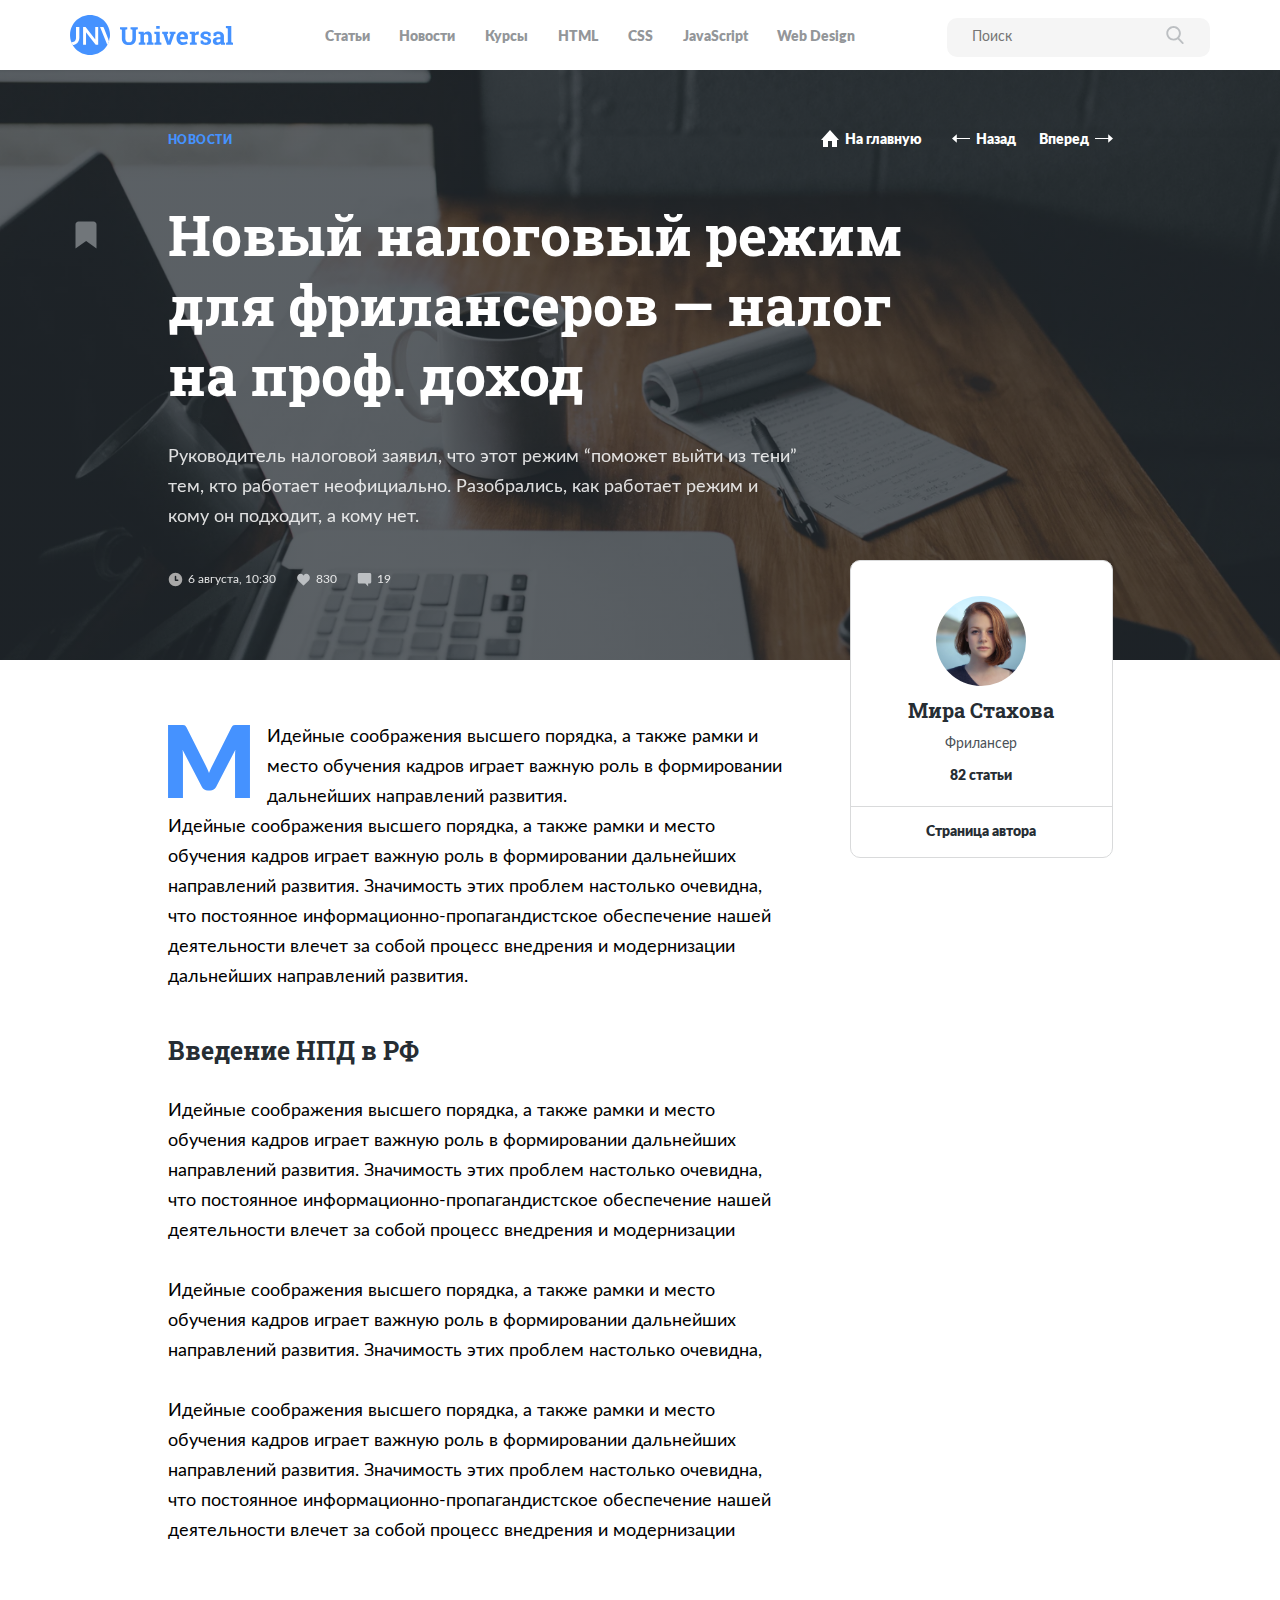
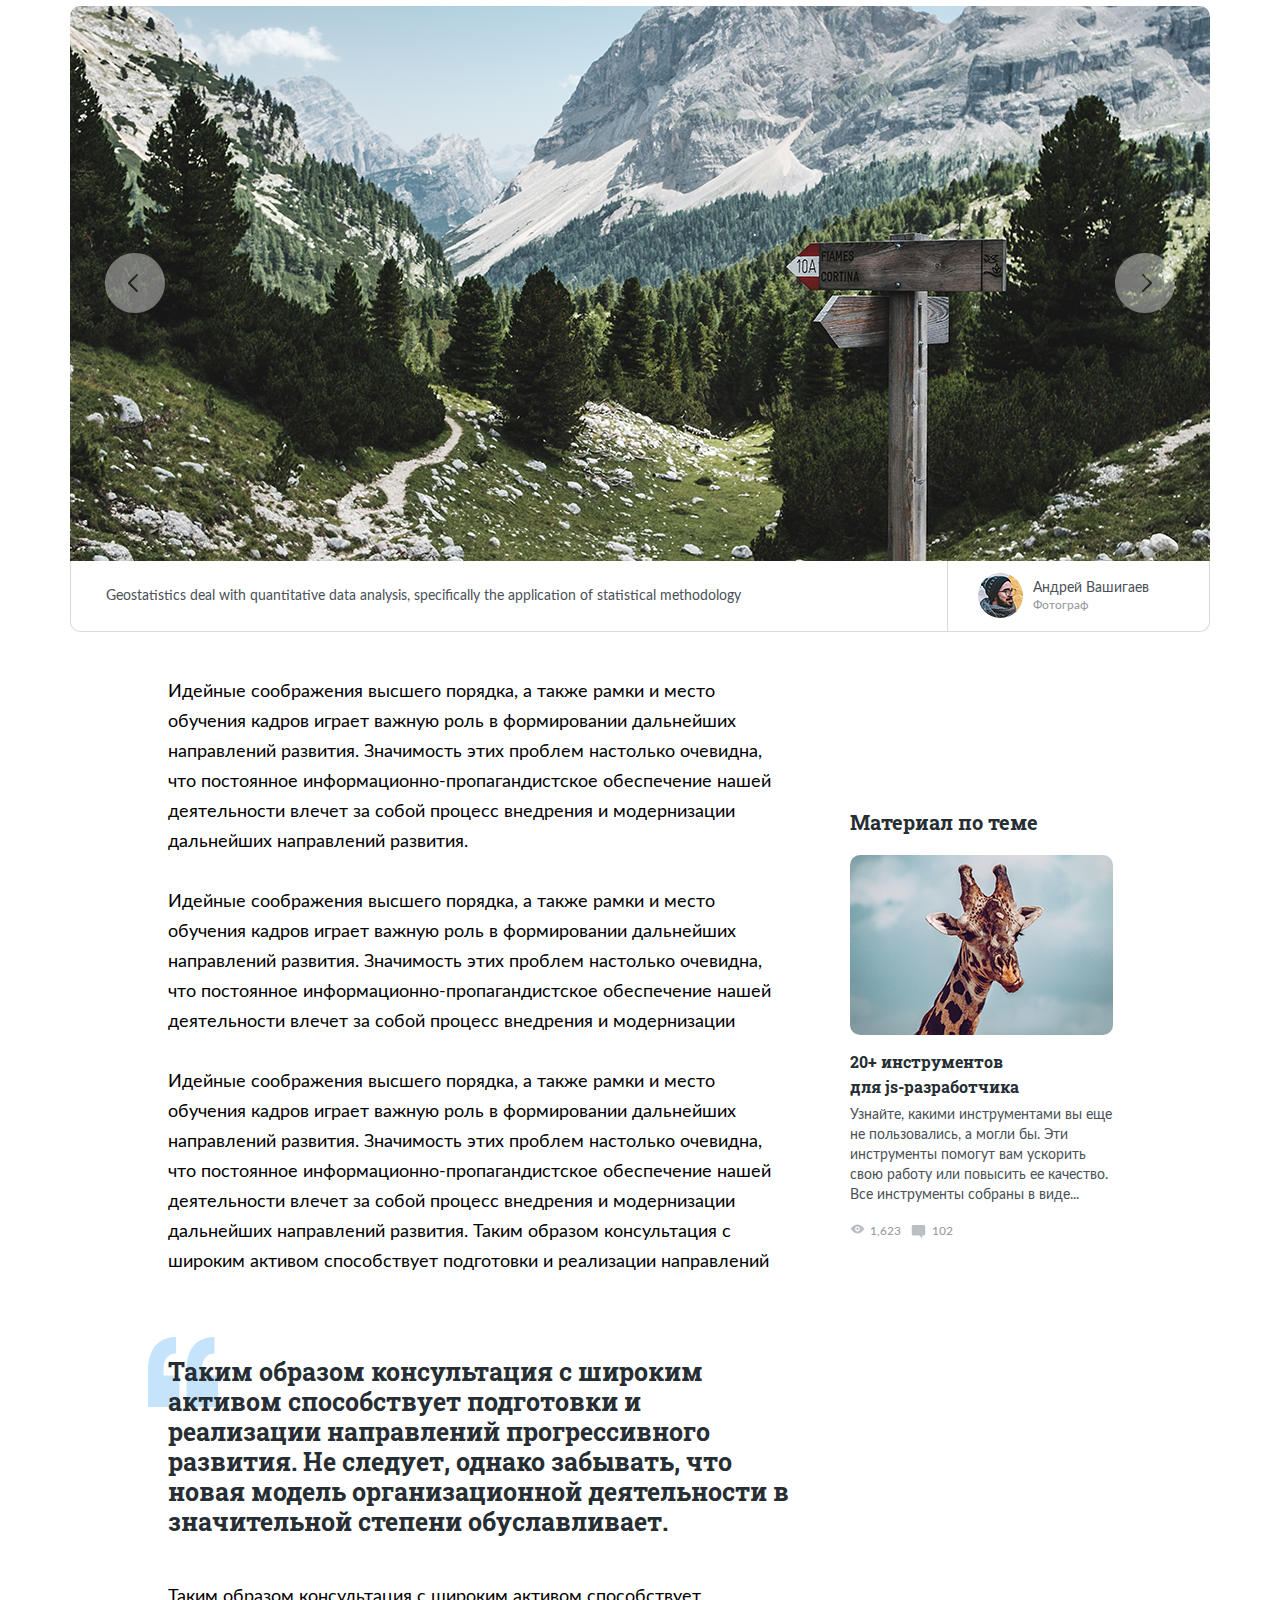
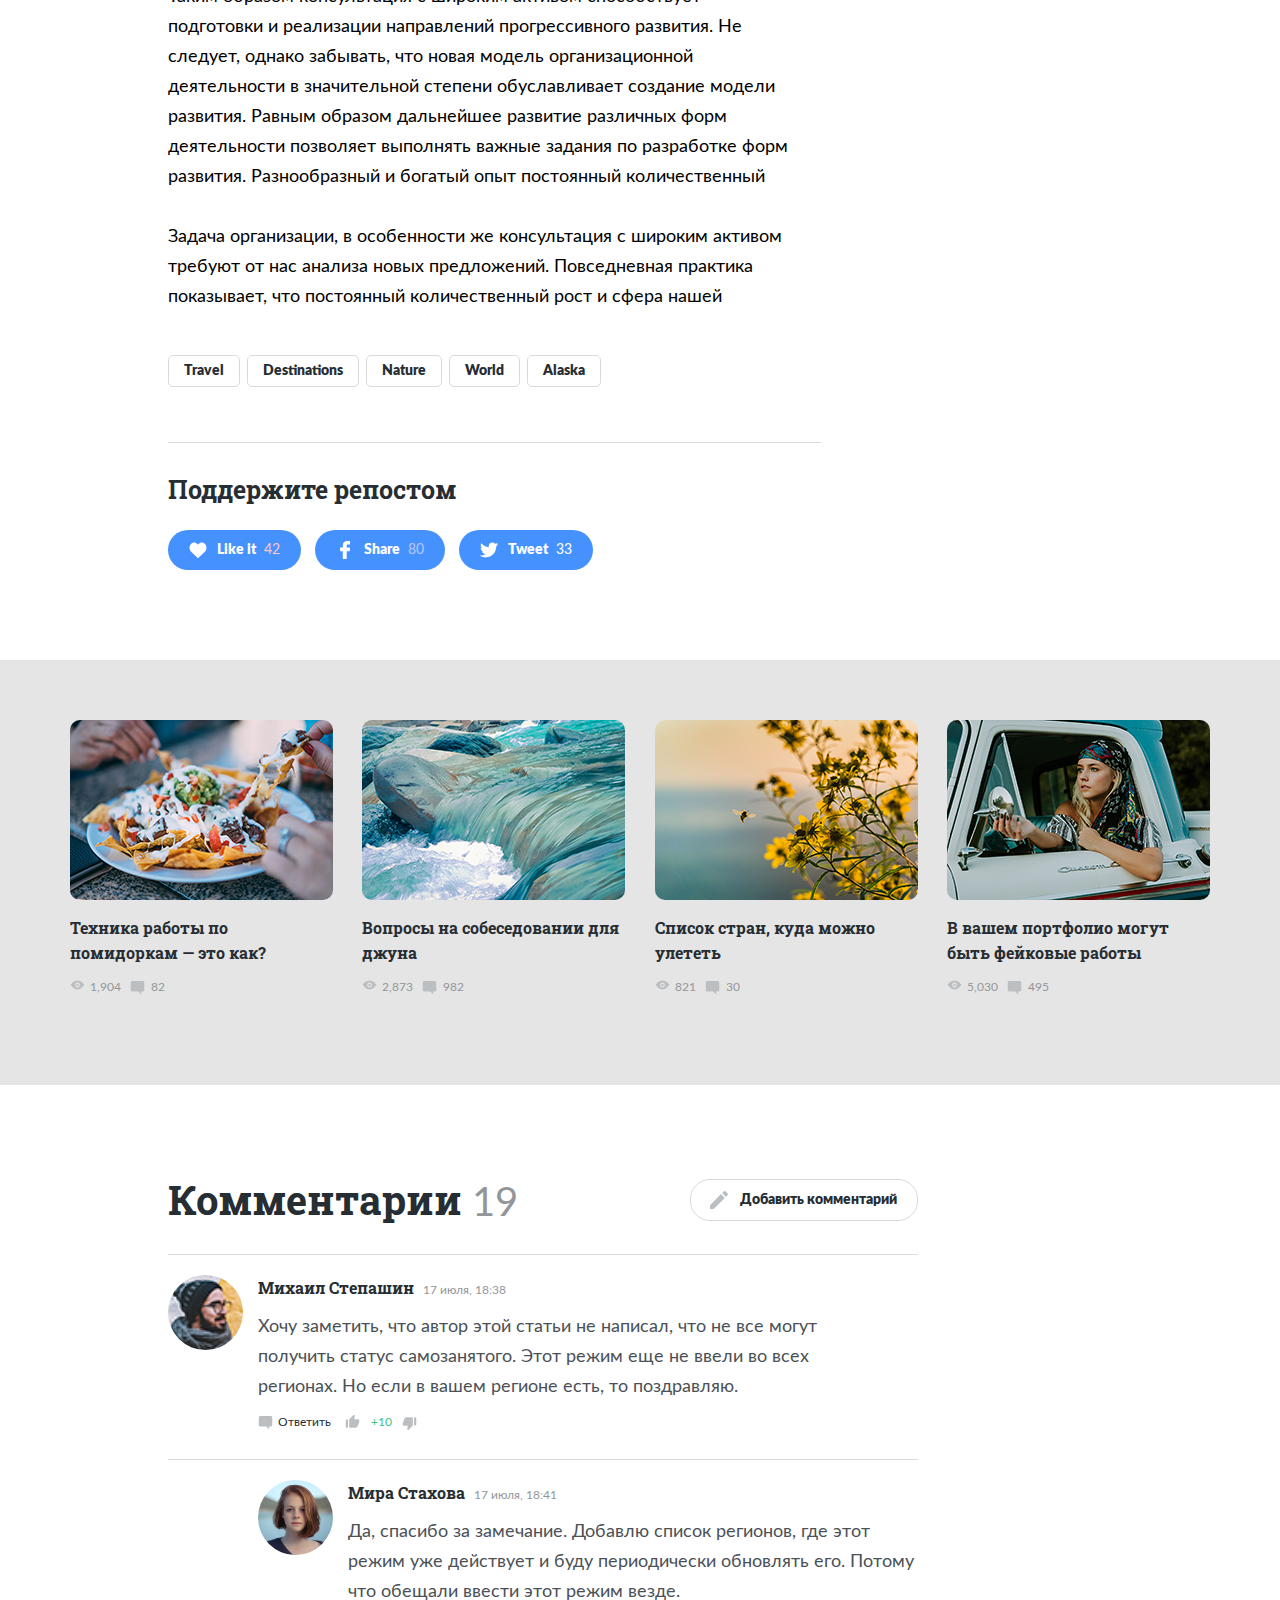
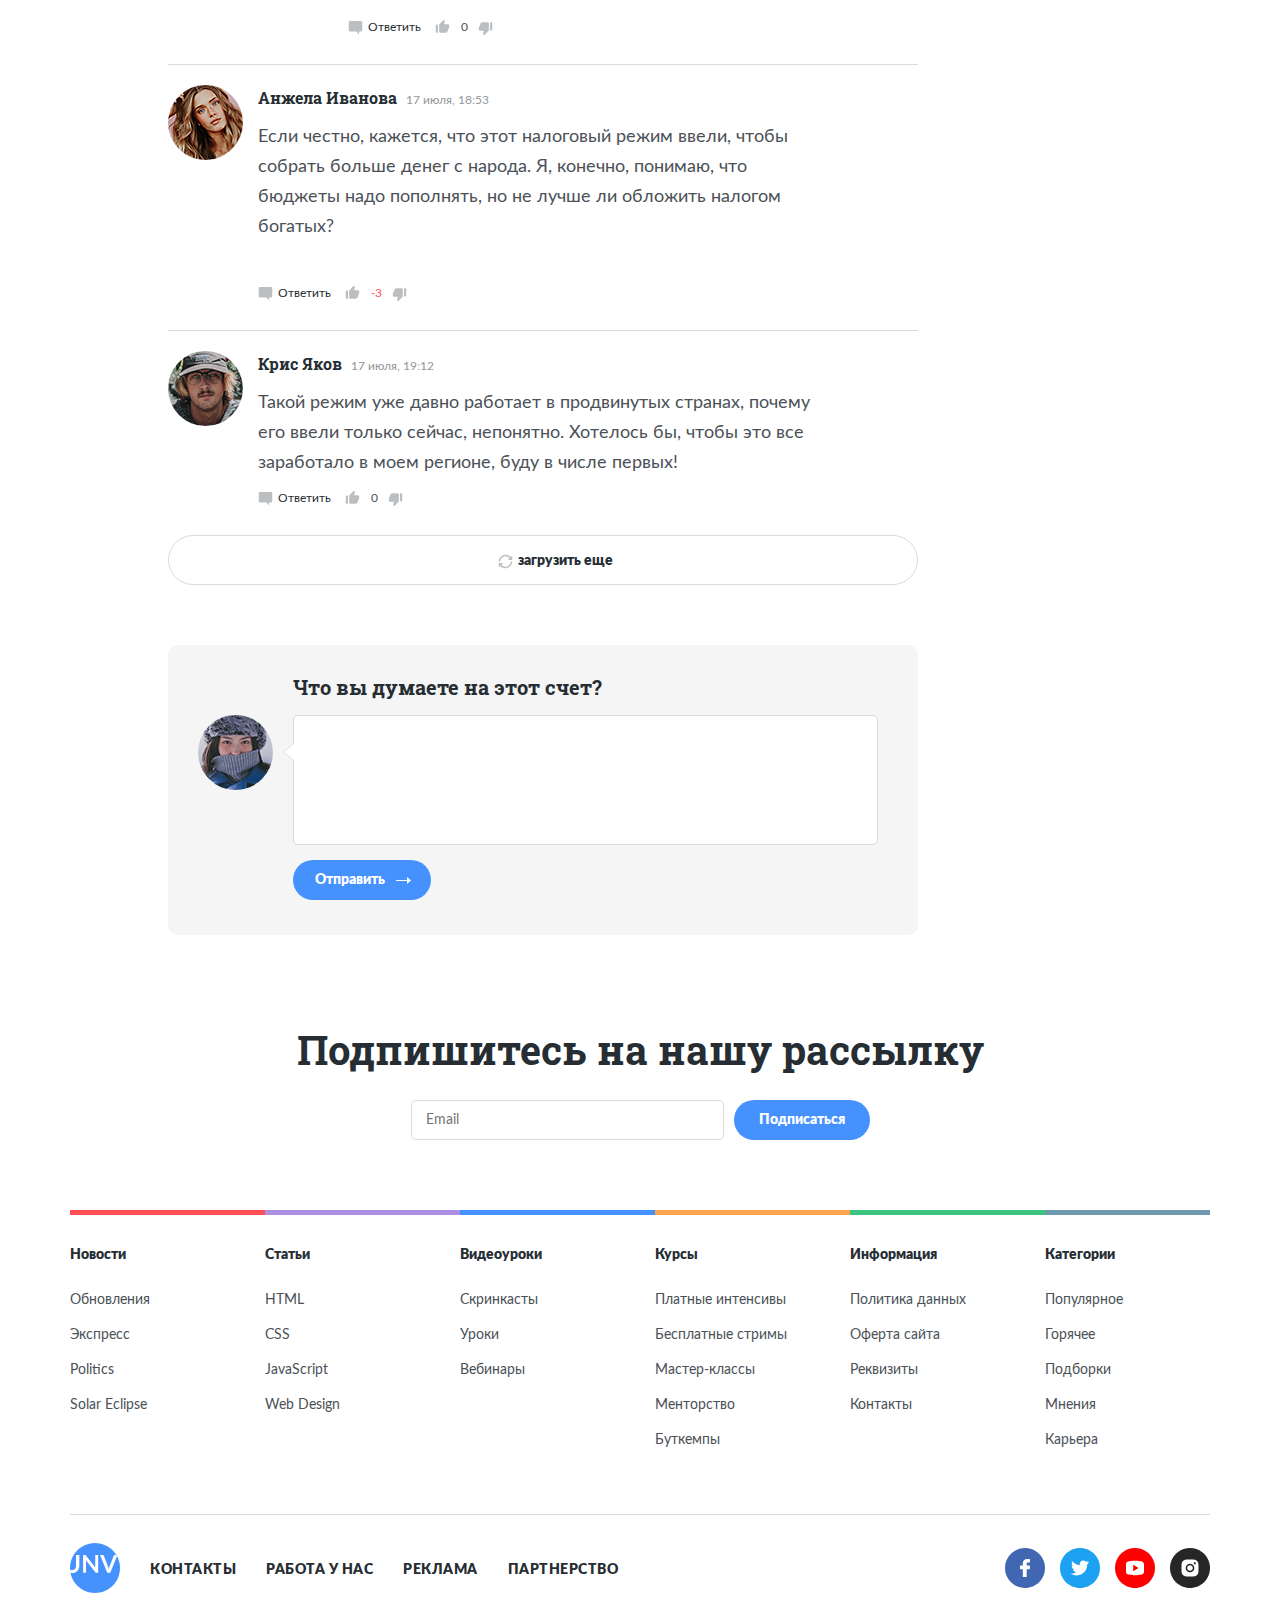
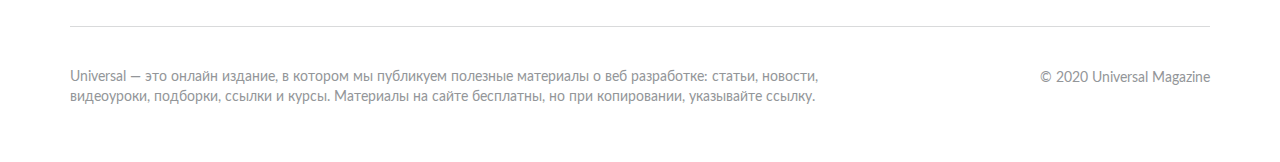
<file: article.html>
<!DOCTYPE html>
<html lang="ru">

<head>
	<meta charset="UTF-8">
	<meta name="viewport" content="width=device-width, initial-scale=1.0">
	<title>Universal</title>
	<link rel="shortcut icon" href="favicon.ico" type="image/x-icon">
	<link rel="icon" href="favicon.ico" type="image/x-icon">
	<link rel="preload" href="fonts/Lato-Black.woff2" as="font" type="font/woff2" crossorigin="">
	<link rel="preload" href="fonts/Lato-Regular.woff2" as="font" type="font/woff2" crossorigin="">
	<link rel="preload" href="fonts/RobotoSlab-Bold.woff2" as="font" type="font/woff2" crossorigin="">
	<link rel="stylesheet" href="css/swiper-bundle.min.css">
	<link rel="stylesheet" href="css/style.css">
</head>

<body>
	<header class="header header-article">
		<div class="container">
			<div class="header-wrapper">
				<a href="index.html" class="header__logo">
					<img class="logo" src="img/logo/article-logo.svg" alt="logo" />
				</a>
				<nav class="navbar">
					<ul class="navbar__list">
						<li class="navbar__item"><a href="#" class="navbar__link navbar__link-article">Статьи</a></li>
						<li class="navbar__item"><a href="#" class="navbar__link navbar__link-article">Новости</a></li>
						<li class="navbar__item"><a href="#" class="navbar__link navbar__link-article">Курсы</a></li>
						<li class="navbar__item"><a href="#" class="navbar__link navbar__link-article">HTML</a></li>
						<li class="navbar__item"><a href="#" class="navbar__link navbar__link-article">CSS</a></li>
						<li class="navbar__item"><a href="#" class="navbar__link navbar__link-article">JavaScript</a></li>
						<li class="navbar__item"><a href="#" class="navbar__link navbar__link-article">Web Design</a></li>
					</ul>
				</nav>
				<!-- /.navbar -->
				<form class="header__form header__search-form" action="#">
					<input class="header__input header__input-article" type="search" placeholder="Поиск">
					<button class="button header__button header__input-button">
						<img src="img/svg/icon/search.svg" alt="Icon: search">
					</button>
				</form>
			</div>
		</div>
		<!-- /.container -->
	</header>
	<!-- /.header -->

	<main class="main">
		<section class="article-hero">
			<div class="article-hero__container container-content">
				<svg class="article-hero__bookmark" width="22" height="28" viewBox="0 0 22 28" fill="none"
					xmlns="http://www.w3.org/2000/svg">
					<path fill-rule="evenodd" clip-rule="evenodd"
						d="M3.5 0.5H18.5C20.1569 0.5 21.5 1.84315 21.5 3.5V27.5L11.1424 20L0.5 27.5V3.5C0.5 1.84315 1.84315 0.5 3.5 0.5Z" />
				</svg>

				<div class="article-hero__menu">
					<div class="article-hero__topic">Новости</div>
					<div class="article-hero__navigation">
						<a href="#" class="article-hero__button article-hero__button-home">
							<img src="img/svg/button/home.svg" alt="Icon: home" class="article-hero__button-image" />
							<span class="article-hero__button-text">На главную</span>
						</a>
						<a href="#" class="article-hero__button article-hero__button-prev">
							<img src="img/svg/button/arrow-prev.svg" alt="Icon: arrow-prev" class="article-hero__button-image" />
							<span class="article-hero__button-text">Назад</span>
						</a>
						<a href="#" class="article-hero__button article-hero__button-next">
							<span class="article-hero__button-text">Вперед</span>
							<img src="img/svg/button/Arrow.svg" alt="Icon: arrow-next" class="article-hero__button-image" />
						</a>
					</div>
				</div>
				<h2 class="article-hero__title">Новый налоговый режим для фрилансеров — налог на проф. доход</h2>
				<p class="article-hero__subtitle">Руководитель налоговой заявил, что этот режим “поможет выйти из тени” тем,
					кто работает неофициально. Разобрались, как работает режим и кому он подходит, а кому нет.
				</p>
				<div class="article-hero__action">
					<img src="img/svg/icon/clock.svg" alt="Icon: clock" class="article-hero__clock">
					<span class="article-hero__date">6 августа, 10:30</span>
					<img class="article-hero__comment-like like" src="img/svg/icon/like.svg" alt="Icon: comment">
					<span class="article-hero__number-like comment-item">830</span>
					<img class="article-hero__comment-icon comment" src="img/svg/icon/comment.svg" alt="Icon: comment">
					<span class="article-hero__number-comment comment-item">19</span>
				</div>
			</div>
			<!-- /.container -->
		</section>
		<!-- /.hero -->

		<section class="article-swiper">
			<div class="container container-content">
				<div class="article-swiper__user">
					<div class="article-swiper__user-info">
						<img src="img/user/user-avatar-4.png" alt="Icon: user" class="article-swiper__user-avatar">
						<span class="article-swiper__user-name">Мира Стахова</span>
						<span class="article-swiper__user-work">Фрилансер</span>
						<span class="article-swiper__user-stats">82 статьи</span>
					</div>
					<div class="article-swiper__user-page">
						<a href="#" class="article-swiper__user-link">Страница автора</a>
					</div>
				</div>
				<div class="article-swiper__text-box">
					<div class="article-swiper__lead">
						<p class="article-swiper__tagline">
							МИдейные соображения высшего порядка, а также рамки и место обучения кадров
							играет важную роль в формировании дальнейших направлений развития.
						</p>
						<p class="article-swiper__text">
							Идейные соображения высшего порядка, а также рамки и место обучения кадров играет важную роль в
							формировании
							дальнейших направлений развития. Значимость этих проблем настолько очевидна, что постоянное
							информационно-пропагандистское обеспечение нашей деятельности влечет за собой процесс внедрения и
							модернизации дальнейших направлений развития.
						</p>
					</div>
					<h2 class="article-swiper__title">Введение НПД в РФ</h2>
					<p class="article-swiper__text">
						Идейные соображения высшего порядка, а также рамки и место обучения кадров играет важную роль в формировании
						дальнейших направлений развития. Значимость этих проблем настолько очевидна, что постоянное
						информационно-пропагандистское обеспечение нашей деятельности влечет за собой процесс внедрения и
						модернизации
					</p>
					<p class="article-swiper__text">
						Идейные соображения высшего порядка, а также рамки и место обучения кадров играет важную роль в формировании
						дальнейших направлений развития. Значимость этих проблем настолько очевидна,
					</p>
					<p class="article-swiper__text article-swiper__text--mb0">
						Идейные соображения высшего порядка, а также рамки и место обучения кадров играет важную роль в формировании
						дальнейших направлений развития. Значимость этих проблем настолько очевидна, что постоянное
						информационно-пропагандистское обеспечение нашей деятельности влечет за собой процесс внедрения и
						модернизации
					</p>
				</div>
			</div>
			<!-- /.content-container -->
			<div class="container">
				<div class="swiper-container article-swiper__swiper-container">
					<div class="swiper-wrapper">
						<div class="swiper-slide">
							<img src="img/article-swiper/article-slide-1.png" alt="slide" class="article-swiper__slider-image">
						</div>
						<div class="swiper-slide">
							<img src="img/article-swiper/article-slide-1.png" alt="slide" class="article-swiper__slider-image">
						</div>
						<div class="swiper-slide">
							<img src="img/article-swiper/article-slide-1.png" alt="slide" class="article-swiper__slider-image">
						</div>

					</div>
					<!-- If we need navigation buttons -->
					<div class="article-swiper__button-prev">
						<img src="img/svg/button/slider-prev.svg" alt="" class="article-swiper__button-arrow">
					</div>
					<div class="article-swiper__button-next">
						<img src="img/svg/button/slider-next.svg" alt="" class="article-swiper__button-arrow">
					</div>
				</div>
				<div class="article-swiper__slider-block">
					<div class="article-swiper__slider-text">Geostatistics deal with quantitative data analysis, specifically
						the application of statistical methodology
					</div>
					<div class="article-swiper__slider-user">
						<img src="img/user/user-avatar-5.png" alt="User" class="article-swiper__slider-avatar">
						<div class="article-swiper__slider-info">
							<span class="article-swiper__slider-name">Андрей Вашигаев</span>
							<span class="article-swiper__slider-work">Фотограф</span>
						</div>
					</div>
				</div>
				<!-- </div> -->
			</div>
			<!-- /.container -->
			<div class="container container-content">
				<div class="article-swiper__sidebar">
					<h3 class="article-swiper__sidebar-title">Материал по теме</h3>
					<a href="#" class="article-swiper__sidebar-link">
						<img src="img/article-swiper-sidebar.png" alt="image" class="article-swiper__sidebar-image">
						<h3 class="article-swiper__sidebar-subtitle">20+ инструментов для js-разработчика</h3>
					</a>
					<p class="article-swiper__sidebar-text">Узнайте, какими инструментами вы еще не пользовались, а могли бы.
						Эти инструменты помогут вам
						ускорить свою работу или повысить ее качество. Все инструменты собраны в виде...
					</p>
					<div class="article-swiper__sidebar-action">
						<img src="img/svg/icon/eye.svg" alt="watch" class="article-swiper__sidebar-watch">
						<span class="article-swiper__sidebar-num">1,623</span>
						<img src="img/svg/icon/comment.svg" alt="comment" class="article-swiper__sidebar-comment">
						<span class="article-swiper__sidebar-num">102</span>
					</div>
				</div>
				<div class="article-swiper__text-box">
					<p class="article-swiper__text">
						Идейные соображения высшего порядка, а также рамки и место обучения кадров играет важную роль в формировании
						дальнейших направлений развития. Значимость этих проблем настолько очевидна, что постоянное
						информационно-пропагандистское обеспечение нашей деятельности влечет за собой процесс внедрения и
						модернизации дальнейших направлений развития.
					</p>
					<p class="article-swiper__text">
						Идейные соображения высшего порядка, а также рамки и место обучения кадров играет важную роль в формировании
						дальнейших направлений развития. Значимость этих проблем настолько очевидна, что постоянное
						информационно-пропагандистское обеспечение нашей деятельности влечет за собой процесс внедрения и
						модернизации
					</p>
					<p class="article-swiper__text article-swiper__text--mb80">
						Идейные соображения высшего порядка, а также рамки и место обучения кадров играет важную роль в формировании
						дальнейших направлений развития. Значимость этих проблем настолько очевидна, что постоянное
						информационно-пропагандистское обеспечение нашей деятельности влечет за собой процесс внедрения и
						модернизации дальнейших направлений развития. Таким образом консультация с широким активом способствует
						подготовки и реализации направлений
					</p>
				</div>
			</div>
			<div class="container container-content">
				<div class="article-swiper__text-box">
					<div class="article-swiper__quote">
						<img src="img/svg/icon/quote.svg" alt="Icon: quote" class="article-swiper__quote-image">
						Таким образом консультация с широким активом способствует подготовки и реализации направлений прогрессивного
						развития. Не следует, однако забывать, что новая модель организационной деятельности в значительной степени
						обуславливает.
					</div>
					<p class="article-swiper__text">
						Таким образом консультация с широким активом способствует подготовки и реализации направлений прогрессивного
						развития. Не следует, однако забывать, что новая модель организационной деятельности в значительной степени
						обуславливает создание модели развития. Равным образом дальнейшее развитие различных форм деятельности
						позволяет выполнять важные задания по разработке форм развития. Разнообразный и богатый опыт постоянный
						количественный
					</p>
					<p class="article-swiper__text">
						Задача организации, в особенности же консультация с широким активом требуют от нас анализа новых
						предложений. Повседневная практика показывает, что постоянный количественный рост и сфера нашей
					</p>
					<div class="article-swiper__tags-wrapper">
						<a href="#" class="article-swiper__tags-link">Travel</a>
						<a href="#" class="article-swiper__tags-link">Destinations</a>
						<a href="#" class="article-swiper__tags-link">Nature</a>
						<a href="#" class="article-swiper__tags-link">World</a>
						<a href="#" class="article-swiper__tags-link">Alaska</a>
					</div>
					<div class="article-swiper__tags-splitter"></div>
				</div>
			</div>

			<div class="container container-content">
				<div class="article-swiper__text-box">
					<div class="article-swiper__repost">
						<h3 class="article-swiper__repost-title">Поддержите репостом</h3>
						<div class="article-swiper__repost-buttons">
							<a href="#" class="article-swiper__repost-button">
								<img src="img/svg/icon/repost-heart.svg" alt="Icon: heart" class="article-swiper__repost-image">
								Like it
								<span class="article-swiper__repost-num article-swiper__repost-num--like">42</span>
							</a>
							<a href="#" class="article-swiper__repost-button">
								<img src="img/svg/icon/repost-facebook.svg" alt="Icon: facebook" class="article-swiper__repost-image">
								Share
								<span class="article-swiper__repost-num article-swiper__repost-num--face">80</span>
							</a>
							<a href="#" class="article-swiper__repost-button">
								<img src="img/svg/icon/repost-twitter.svg" alt="Icon: twitter" class="article-swiper__repost-image">
								Tweet
								<span class="article-swiper__repost-num article-swiper__repost-num--like--tweet">33</span>
							</a>
						</div>
					</div>
				</div>
			</div>

		</section>
		<!-- /.article-swiper -->

		<section class="article-cards">
			<div class="container">
				<div class="article-cards__wrapper">

					<a href="#" class="article-card">
						<img src="img/article-cards/article-card-1.png" alt="image" class="article-card__image">
						<h3 class="article-card__title">Техника работы по помидоркам — это как?</h3>
						<div class="article-card__action">
							<img src="img/svg/icon/eye.svg" alt="Icon: eye" class="article-card__action-image">
							<span class="article-card__comment-num">1,904</span>
							<img src="img/svg/icon/comment.svg" alt="Icon: comment" class="article-card__comment-image">
							<span class="article-card__comment-num">82</span>
						</div>
					</a>
					<a href="#" class="article-card">
						<img src="img/article-cards/article-card-2.png" alt="image" class="article-card__image">
						<h3 class="article-card__title">Вопросы на собеседовании для джуна</h3>
						<div class="article-card__action">
							<img src="img/svg/icon/eye.svg" alt="Icon: eye" class="article-card__action-image">
							<span class="article-card__comment-num">2,873</span>
							<img src="img/svg/icon/comment.svg" alt="Icon: comment" class="article-card__comment-image">
							<span class="article-card__comment-num">982</span>
						</div>
					</a>

					<a href="#" class="article-card">
						<img src="img/article-cards/article-card-3.png" alt="image" class="article-card__image">
						<h3 class="article-card__title">Список стран, куда можно улететь</h3>
						<div class="article-card__action">
							<img src="img/svg/icon/eye.svg" alt="Icon: eye" class="article-card__action-image">
							<span class="article-card__comment-num">821</span>
							<img src="img/svg/icon/comment.svg" alt="Icon: comment" class="article-card__comment-image">
							<span class="article-card__comment-num">30</span>
						</div>
					</a>

					<a href="#" class="article-card">
						<img src="img/article-cards/article-card-4.png" alt="image" class="article-card__image">
						<h3 class="article-card__title">В вашем портфолио могут быть фейковые работы</h3>
						<div class="article-card__action">
							<img src="img/svg/icon/eye.svg" alt="Icon: eye" class="article-card__action-image">
							<span class="article-card__comment-num">5,030</span>
							<img src="img/svg/icon/comment.svg" alt="Icon: comment" class="article-card__comment-image">
							<span class="article-card__comment-num">495</span>
						</div>
					</a>
				</div>
			</div>
			<!-- /.container -->
		</section>
		<!-- /.article-card -->
		<section class="article-reviews">
			<div class="container container-content">
				<div class="article-reviews__wrapper">
					<div class="article-reviews__title-box">
						<div class="article-reviews__title-comments">
							<h2 class="article-reviews__title"> Комментарии</h2>
							<span class="article-reviews__num">19</span>
						</div>
						<a href="#" class="article-reviews__title-button">
							<img src="img/svg/icon/pencil.svg" alt="Icon: review" class="article-reviews__button-icon">
							Добавить комментарий
						</a>
					</div>

					<div class="article-reviews__splitter"></div>
					<div class="article-reviews__comment-box">
						<img src="img/user/user-avatar-5.png" alt="Icon: user" class="article-reviews__comment-user">
						<div class="article-reviews__user-box">
							<div class="article-reviews__user-attr">
								<span class="article-reviews__user-name">Михаил Степашин</span>
								<span class="article-reviews__user-date">17 июля, 18:38</span>
							</div>
							<p class="article-reviews__user-text">Хочу заметить, что автор этой статьи не написал, что не все могут
								получить статус самозанятого. Этот режим еще не ввели во всех регионах. Но если в вашем регионе есть, то
								поздравляю.</p>
							<div class="article-reviews__user-stats">
								<img src="img/svg/icon/comment.svg" alt="Icon: comment" class="article-reviews__comment-image">
								<span class="article-reviews__reply">Ответить</span>
								<img src="img/svg/icon/thumb-up.svg" alt="Icon: like" class="article-reviews__user-reaction">
								<span class="article-reviews__reaction-num article-reviews__reaction-num--green">+10</span>
								<img src="img/svg/icon/thumb-down.svg" alt="Icon: dis" class="article-reviews__user-reaction">
							</div>
						</div>
					</div>

					<div class="article-reviews__splitter"></div>
					<div class="article-reviews__comment-box article-reviews__comment-box--ml90 ">
						<img src="img/user/user-avatar-4.png" alt="Icon: user" class="article-reviews__comment-user">
						<div class="article-reviews__user-box">
							<div class="article-reviews__user-attr">
								<span class="article-reviews__user-name">Мира Стахова</span>
								<span class="article-reviews__user-date">17 июля, 18:41</span>
							</div>
							<p class="article-reviews__user-text">Да, спасибо за замечание. Добавлю список регионов, где этот режим
								уже действует и буду периодически обновлять его. Потому что обещали ввести этот режим везде. </p>
							<div class="article-reviews__user-stats">
								<img src="img/svg/icon/comment.svg" alt="Icon: comment" class="article-reviews__comment-image">
								<span class="article-reviews__reply">Ответить</span>
								<img src="img/svg/icon/thumb-up.svg" alt="Icon: like" class="article-reviews__user-reaction">
								<span class="article-reviews__reaction-num">0</span>
								<img src="img/svg/icon/thumb-down.svg" alt="Icon: dis" class="article-reviews__user-reaction">
							</div>
						</div>
					</div>
					<div class="article-reviews__splitter"></div>
					<div class="article-reviews__comment-box">
						<img src="img/user/user-avatar-6.png" alt="Icon: user" class="article-reviews__comment-user">
						<div class="article-reviews__user-box">
							<div class="article-reviews__user-attr">
								<span class="article-reviews__user-name">Анжела Иванова</span>
								<span class="article-reviews__user-date">17 июля, 18:53</span>
							</div>
							<p class="article-reviews__user-text article-reviews__user-text--mb45">Если честно, кажется, что этот
								налоговый режим ввели, чтобы собрать
								больше денег с народа. Я, конечно, понимаю, что бюджеты надо пополнять, но не лучше ли обложить налогом
								богатых?</p>
							<div class="article-reviews__user-stats">
								<img src="img/svg/icon/comment.svg" alt="Icon: comment" class="article-reviews__comment-image">
								<span class="article-reviews__reply">Ответить</span>
								<img src="img/svg/icon/thumb-up.svg" alt="Icon: like" class="article-reviews__user-reaction">
								<span class="article-reviews__reaction-num article-reviews__reaction-num--red">-3</span>
								<img src="img/svg/icon/thumb-down.svg" alt="Icon: dis" class="article-reviews__user-reaction">
							</div>
						</div>
					</div>
					<div class="article-reviews__splitter"></div>
					<div class="article-reviews__comment-box">
						<img src="img/user/user-avatar-7.png" alt="Icon: user" class="article-reviews__comment-user">
						<div class="article-reviews__user-box">
							<div class="article-reviews__user-attr">
								<span class="article-reviews__user-name">Крис Яков</span>
								<span class="article-reviews__user-date">17 июля, 19:12</span>
							</div>
							<p class="article-reviews__user-text">Такой режим уже давно работает в продвинутых странах, почему его
								ввели только сейчас, непонятно. Хотелось бы, чтобы это все заработало в моем регионе, буду в числе
								первых!</p>
							<div class="article-reviews__user-stats">
								<img src="img/svg/icon/comment.svg" alt="Icon: comment" class="article-reviews__comment-image">
								<span class="article-reviews__reply">Ответить</span>
								<img src="img/svg/icon/thumb-up.svg" alt="Icon: like" class="article-reviews__user-reaction">
								<span class="article-reviews__reaction-num">0</span>
								<img src="img/svg/icon/thumb-down.svg" alt="Icon: dis" class="article-reviews__user-reaction">
							</div>
						</div>
					</div>

					<!-- hidden -->
					<div class="article-reviews__comment-case article-reviews__comment-case--hidden">
						<div class="article-reviews__splitter"></div>
						<div class="article-reviews__comment-box article-reviews__comment-box--hidden ">
							<img src="img/user/user-avatar-4.png" alt="Icon: user" class="article-reviews__comment-user">
							<div class="article-reviews__user-box">
								<div class="article-reviews__user-attr">
									<span class="article-reviews__user-name">Мира Стахова</span>
									<span class="article-reviews__user-date">17 июля, 18:41</span>
								</div>
								<p class="article-reviews__user-text">Да, спасибо за замечание. Добавлю список регионов, где этот режим
									уже действует и буду периодически обновлять его. Потому что обещали ввести этот режим везде. </p>
								<div class="article-reviews__user-stats">
									<img src="img/svg/icon/comment.svg" alt="Icon: comment" class="article-reviews__comment-image">
									<span class="article-reviews__reply">Ответить</span>
									<img src="img/svg/icon/thumb-up.svg" alt="Icon: like" class="article-reviews__user-reaction">
									<span class="article-reviews__reaction-num">0</span>
									<img src="img/svg/icon/thumb-down.svg" alt="Icon: dis" class="article-reviews__user-reaction">
								</div>
							</div>
						</div>
						<div class="article-reviews__splitter"></div>
						<div class="article-reviews__comment-box article-reviews__comment-box--hidden">
							<img src="img/user/user-avatar-6.png" alt="Icon: user" class="article-reviews__comment-user">
							<div class="article-reviews__user-box">
								<div class="article-reviews__user-attr">
									<span class="article-reviews__user-name">Анжела Иванова</span>
									<span class="article-reviews__user-date">17 июля, 18:53</span>
								</div>
								<p class="article-reviews__user-text">Если честно, кажется, что этот
									налоговый режим ввели, чтобы собрать
									больше денег с народа. Я, конечно, понимаю, что бюджеты надо пополнять, но не лучше ли обложить
									налогом
									богатых?</p>
								<div class="article-reviews__user-stats">
									<img src="img/svg/icon/comment.svg" alt="Icon: comment" class="article-reviews__comment-image">
									<span class="article-reviews__reply">Ответить</span>
									<img src="img/svg/icon/thumb-up.svg" alt="Icon: like" class="article-reviews__user-reaction">
									<span class="article-reviews__reaction-num article-reviews__reaction-num--red">-3</span>
									<img src="img/svg/icon/thumb-down.svg" alt="Icon: dis" class="article-reviews__user-reaction">
								</div>
							</div>
						</div>
						<div class="article-reviews__splitter"></div>
						<div class="article-reviews__comment-box article-reviews__comment-box--hidden">
							<img src="img/user/user-avatar-7.png" alt="Icon: user" class="article-reviews__comment-user">
							<div class="article-reviews__user-box">
								<div class="article-reviews__user-attr">
									<span class="article-reviews__user-name">Крис Яков</span>
									<span class="article-reviews__user-date">17 июля, 19:12</span>
								</div>
								<p class="article-reviews__user-text">Такой режим уже давно работает в продвинутых странах, почему его
									ввели только сейчас, непонятно. Хотелось бы, чтобы это все заработало в моем регионе, буду в числе
									первых!</p>
								<div class="article-reviews__user-stats">
									<img src="img/svg/icon/comment.svg" alt="Icon: comment" class="article-reviews__comment-image">
									<span class="article-reviews__reply">Ответить</span>
									<img src="img/svg/icon/thumb-up.svg" alt="Icon: like" class="article-reviews__user-reaction">
									<span class="article-reviews__reaction-num">0</span>
									<img src="img/svg/icon/thumb-down.svg" alt="Icon: dis" class="article-reviews__user-reaction">
								</div>
							</div>
						</div>
					</div>
					<!-- /.hidden -->
					<button class="article-reviews__download-button">
						<img src="img/svg/icon/loading.svg" alt="Icon: loading" class="article-reviews__download-loading">
						загрузить еще
					</button>

					<div class="article-reviews__form">
						<h3 class="article-reviews__form-title">Что вы думаете на этот счет? </h3>
						<div class="article-reviews__form-box">
							<img src="img/user/user-avatar-8.png" alt="Icon: user" class="article-reviews__form-user">
							<form class="form article-reviews__message" action="send.php" method="POST">
								<div class="article-reviews__message-box">
									<textarea class="article-reviews__textarea" name="textarea" minlength="100" required></textarea>
								</div>
								<button class="button article-reviews__button" type="submit">
									Отправить
									<img src="img/svg/button/Arrow.svg" alt="Отправить" class="article-reviews__send">
								</button>
							</form>
						</div>
					</div>

				</div>
			</div>
		</section>

	</main>
	<!-- /.main -->

	<footer class="footer">
		<div class="container">
			<div class="footer__wrapper">

				<div class="footer__newsletter">
					<h2 class="footer__newsletter-title">Подпишитесь на нашу рассылку</h2>
					<form class="form footer__newsletter-form" action="send.php" method="POST">
						<div class="footer__newsletter-group">
							<input class="footer__newsletter-input" name="email" type="email" placeholder="Email" required>
						</div>
						<button class="button footer__newsletter-button" type="submit">Подписаться</button>
					</form>
				</div>
				<!-- /.footer__newsletter -->

				<div class="footer__info">
					<div class="footer__info-item footer__info-item--news">
						<span class="footer__info-title">Новости</span>
						<a href="#" class="footer__info-link">Обновления</a>
						<a href="#" class="footer__info-link">Экспресс</a>
						<a href="#" class="footer__info-link">Politics</a>
						<a href="#" class="footer__info-link">Solar Eclipse</a>
					</div>
					<div class="footer__info-item footer__info-item--articles">
						<span class="footer__info-title">Статьи</span>
						<a href="#" class="footer__info-link">HTML</a>
						<a href="#" class="footer__info-link">CSS</a>
						<a href="#" class="footer__info-link">JavaScript</a>
						<a href="#" class="footer__info-link">Web Design</a>
					</div>
					<div class="footer__info-item footer__info-item--videos">
						<span class="footer__info-title">Видеоуроки</span>
						<a href="#" class="footer__info-link">Скринкасты</a>
						<a href="#" class="footer__info-link">Уроки</a>
						<a href="#" class="footer__info-link">Вебинары</a>
					</div>
					<div class="footer__info-item footer__info-item--courses">
						<span class="footer__info-title">Курсы</span>
						<a href="#" class="footer__info-link">Платные интенсивы</a>
						<a href="#" class="footer__info-link">Бесплатные стримы</a>
						<a href="#" class="footer__info-link">Мастер-классы</a>
						<a href="#" class="footer__info-link">Менторство</a>
						<a href="#" class="footer__info-link">Буткемпы</a>
					</div>
					<div class="footer__info-item footer__info-item--information">
						<span class="footer__info-title">Информация</span>
						<a href="#" class="footer__info-link">Политика данных</a>
						<a href="#" class="footer__info-link">Оферта сайта</a>
						<a href="#" class="footer__info-link">Реквизиты</a>
						<a href="#" class="footer__info-link">Контакты</a>
					</div>
					<div class="footer__info-item footer__info-item--categiories">
						<span class="footer__info-title">Категории</span>
						<a href="#" class="footer__info-link">Популярное</a>
						<a href="#" class="footer__info-link">Горячее</a>
						<a href="#" class="footer__info-link">Подборки</a>
						<a href="#" class="footer__info-link">Мнения</a>
						<a href="#" class="footer__info-link">Карьера</a>
					</div>
				</div>
				<!-- /.footer__info -->
				<div class="footer__contacts">
					<div class="footer__contacts-about">
						<a href="#"><img class="footer__logo" src="img/logo/footer-logo.svg" alt="Logo"></a>
						<a href="#" class="footer__contacts-link">Контакты</a>
						<a href="#" class="footer__contacts-link">Работа у нас</a>
						<a href="#" class="footer__contacts-link">Реклама</a>
						<a href="#" data-toggle="modal" class="footer__contacts-link">Партнерство</a>
					</div>
					<div class="footer__contacts-social">
						<a href="https://www.facebook.com" class="footer__social-link" target="_blank">
							<img src="img/svg/social/footer-facebook.svg" alt="facebook" class="footer__social-icon">
						</a>
						<a href="https://twitter.com" class="footer__social-link" target="_blank">
							<img src="img/svg/social/footer-twitter.svg" alt="twitter" class="footer__social-icon">
						</a>
						<a href="https://www.youtube.com" class="footer__social-link" target="_blank">
							<img src="img/svg/social/footer-youtube.svg" alt="youtube" class="footer__social-icon">
						</a>
						<a href="https://www.instagram.com" class="footer__social-link" target="_blank">
							<img src="img/svg/social/footer-instagram.svg" alt="instagram" class="footer__social-icon">
						</a>
					</div>
				</div>
				<!-- /.footer__contacts -->
				<div class="footer__copyright">
					<p class="footer__copyright-all">Universal — это онлайн издание, в котором мы публикуем полезные материалы о
						веб разработке: статьи, новости, видеоуроки, подборки, ссылки и курсы. Материалы на сайте бесплатны, но при
						копировании, указывайте ссылку.</p>
					<span class="footer__copyright-tag">© 2020 Universal Magazine</span>
				</div>
				<!-- /.footer__copyright -->
			</div>
			<!-- /.footer__wrapper -->
		</div>
		<!-- /.container -->
	</footer>
	<!-- /.footer -->


	<div class="modal">
		<div class="modal__overlay"></div>
		<!-- /.modal__overlay -->
		<div class="modal__dialog">
			<a href="#" class="modal__close">
				<img src="img/svg/icon/close.svg" alt="Icon: " />
			</a>

			<h3 class="modal__title">Обратная связь</h3>
			<form action="send-modal.php" method="POST" class="form modal__form">
				<h4 class="modal__info modal__info-theme">Тема</h4>
				<img src="img/svg/icon/dropdown-arrow.svg" alt="Icon: arrow" class="modal__select-image">
				<select class="modal__select" name="select" required>
					<option disabled selected class="modal__option">Выберите тему</option>
					<option value="Работа" class="modal__option">Работа</option>
					<option value="Проекты" class="modal__option">Проекты</option>
					<option value="Реклама" class="modal__option">Реклама</option>
				</select>
				<h4 class="modal__info modal__info-message">Сообщение</h4>
				<textarea class="message modal__message" name="message" required></textarea>
				<h4 class="modal__info modal__info-email">Email</h4>

				<input type="email" class="modal__input" name="email" required />

				<label class="modal__checkbox-label" for="modal-checkbox">Согласен с обработкой
					данных</label>
				<input class="modal__checkbox" type="checkbox" name="checkbox" id="modal-checkbox" required>


				<div class="modal__send-form">
					<button class="button modal__button" type="submit">Отправить</button>
				</div>

			</form>
		</div>
		<!-- /.modal__dialog -->
	</div>
	<!-- /.modal -->


	<script src="https://code.jquery.com/jquery-3.5.1.min.js"
		integrity="sha256-9/aliU8dGd2tb6OSsuzixeV4y/faTqgFtohetphbbj0=" crossorigin="anonymous"></script>
	<script src="js/jquery.validate.min.js"></script>
	<script src="js/swiper-bundle.min.js"></script>
	<script src="js/main.js"></script>
</body>

</html>
</file>
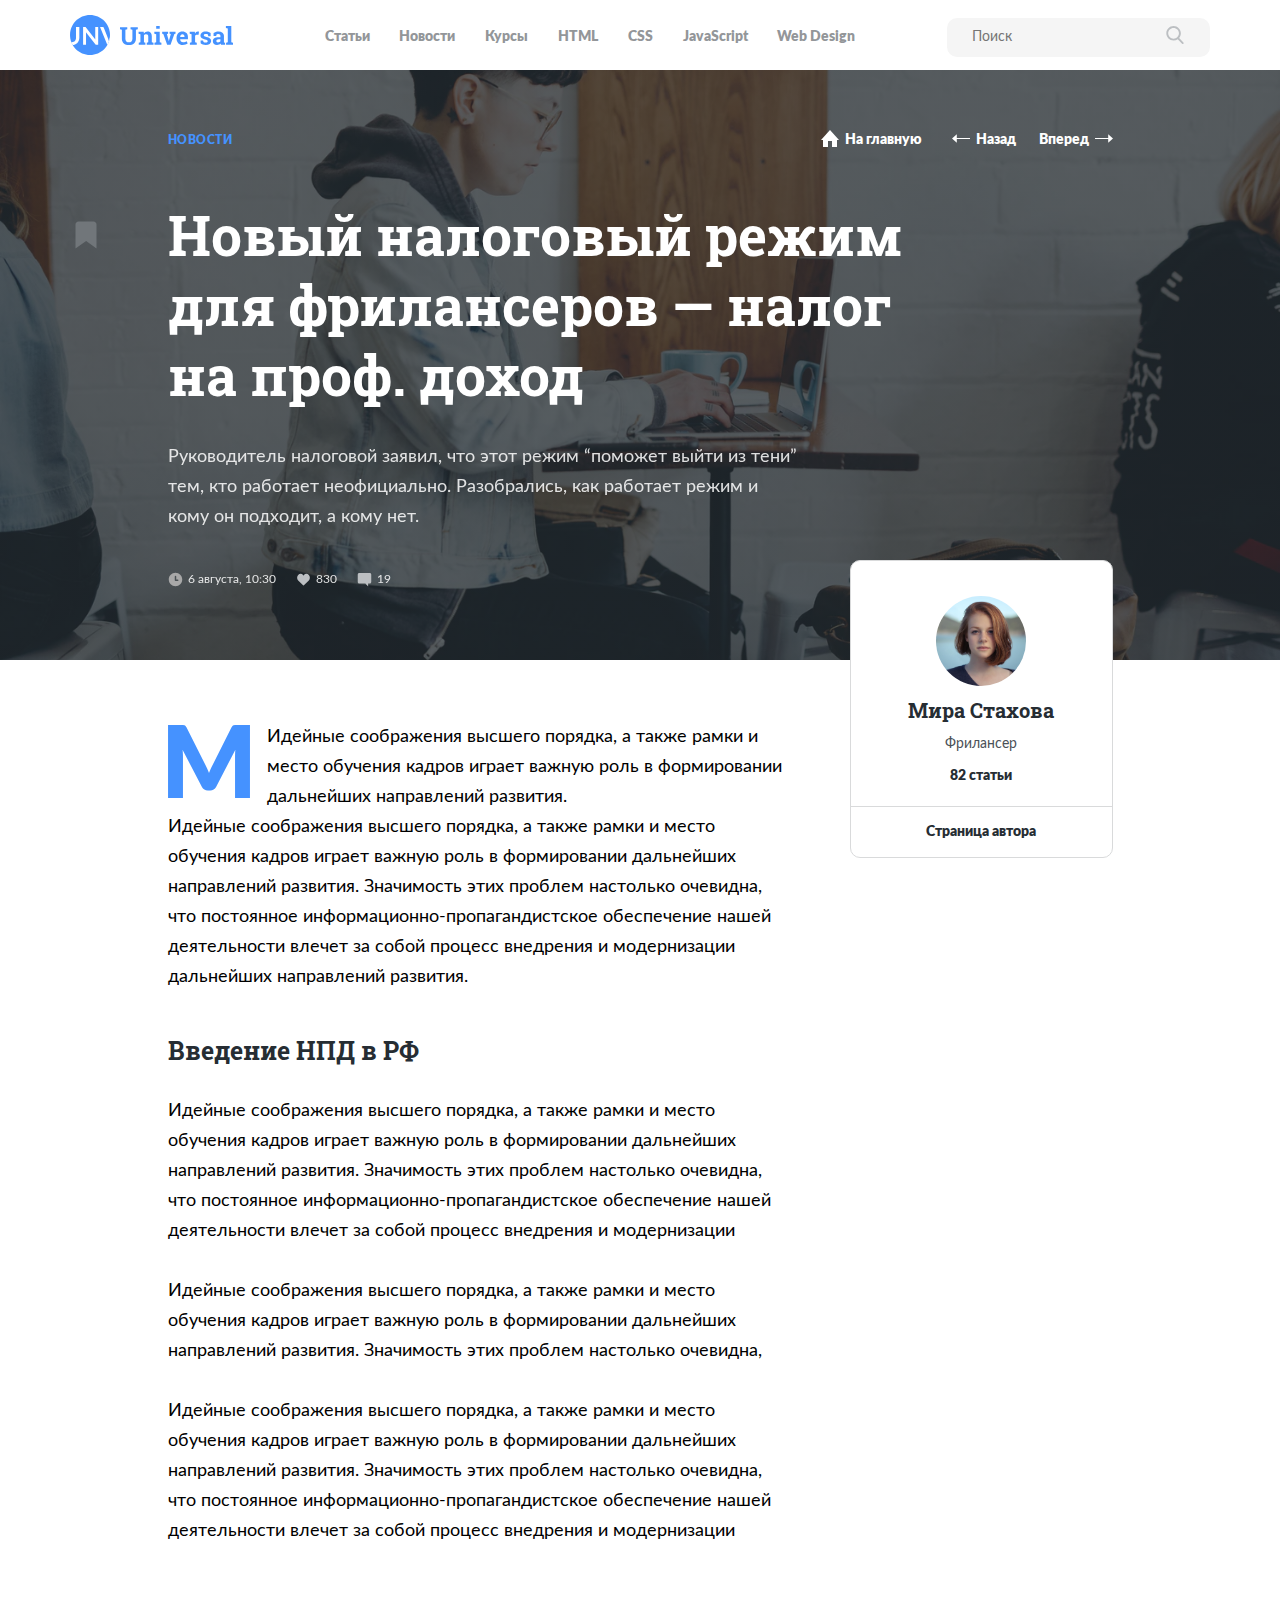
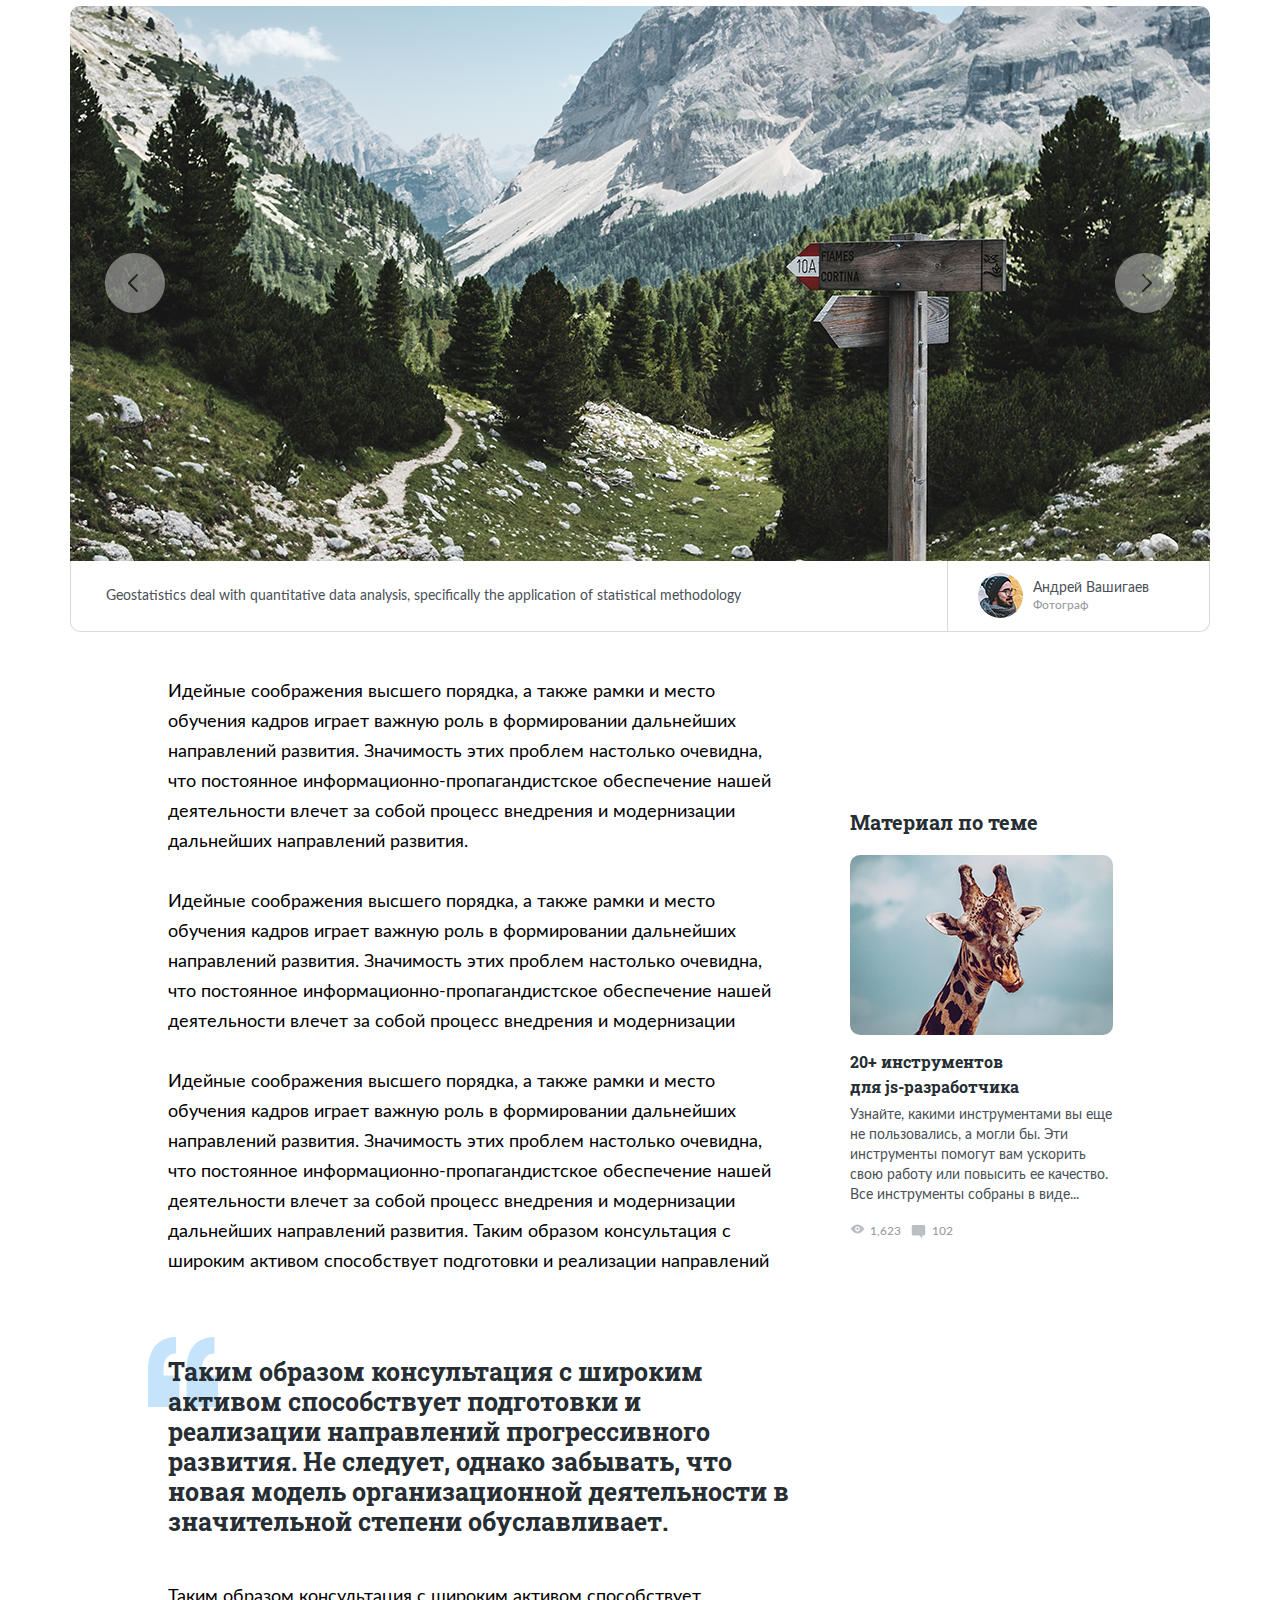
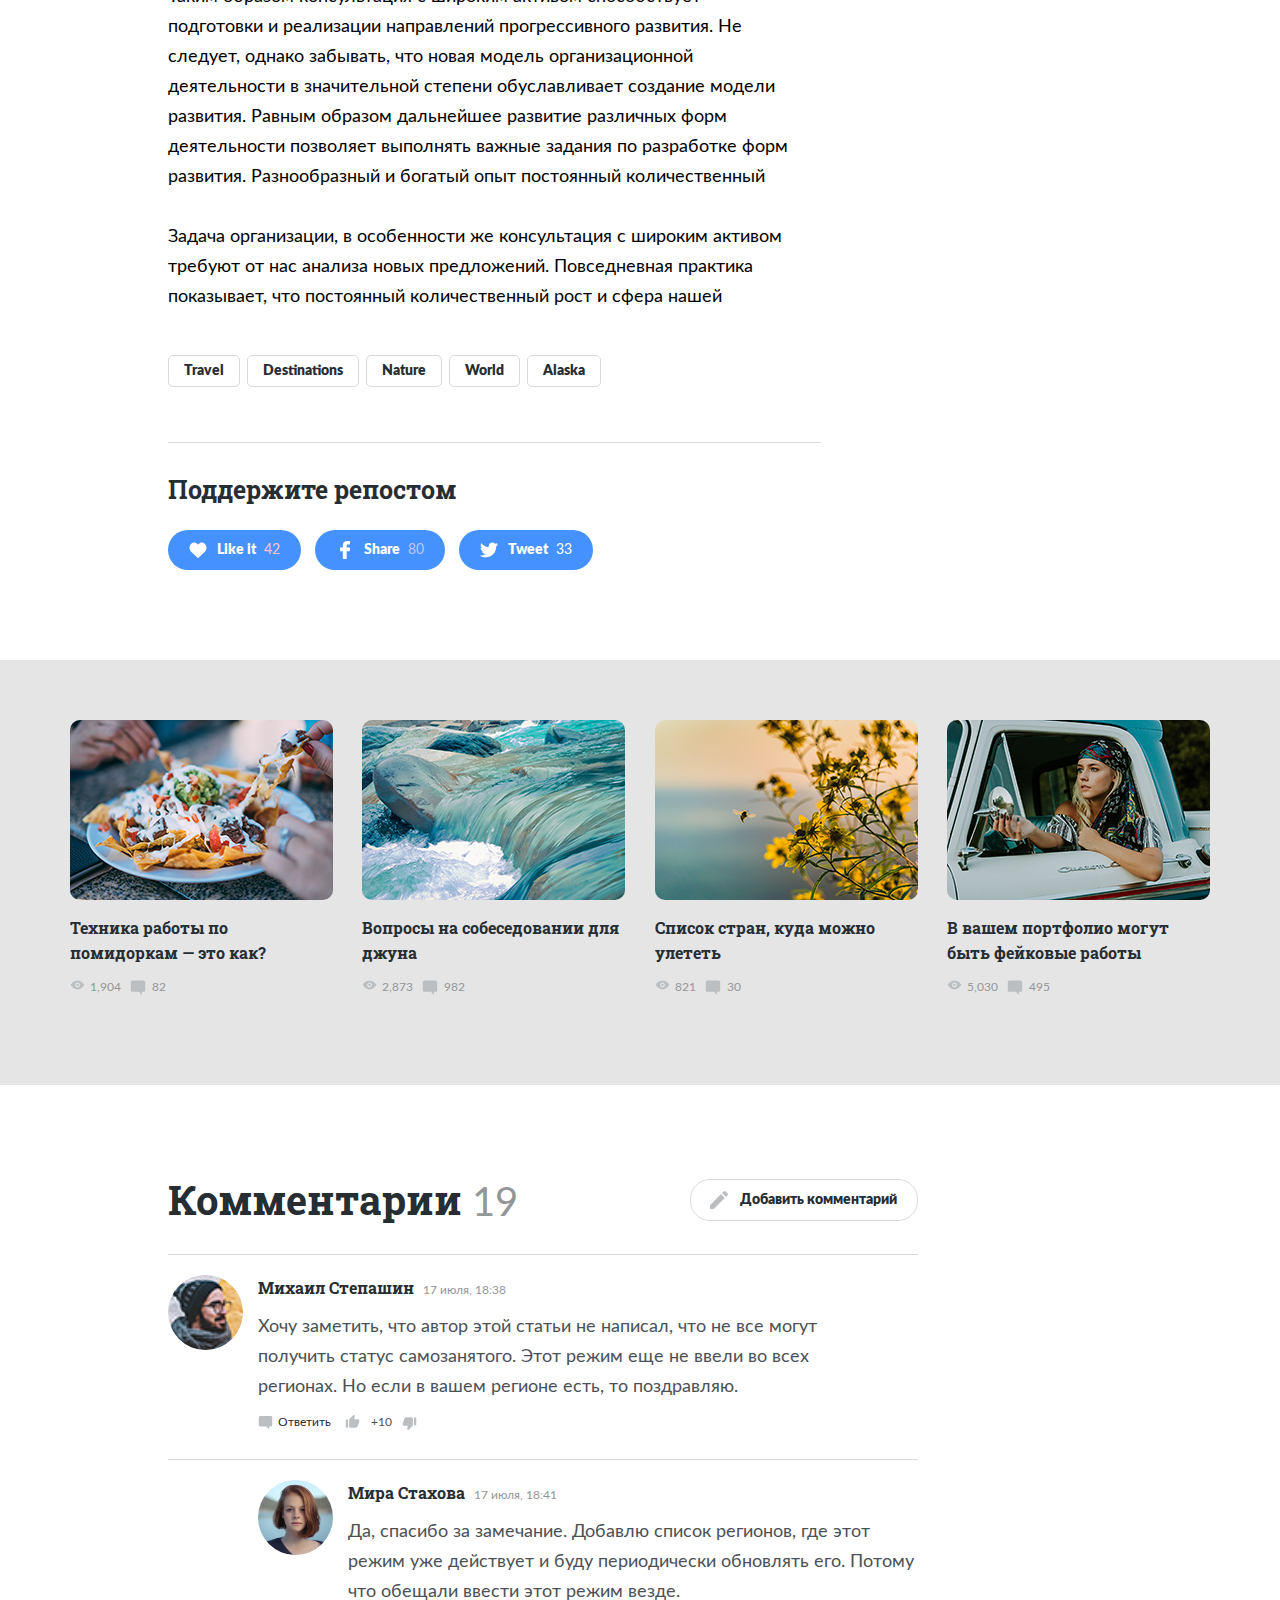
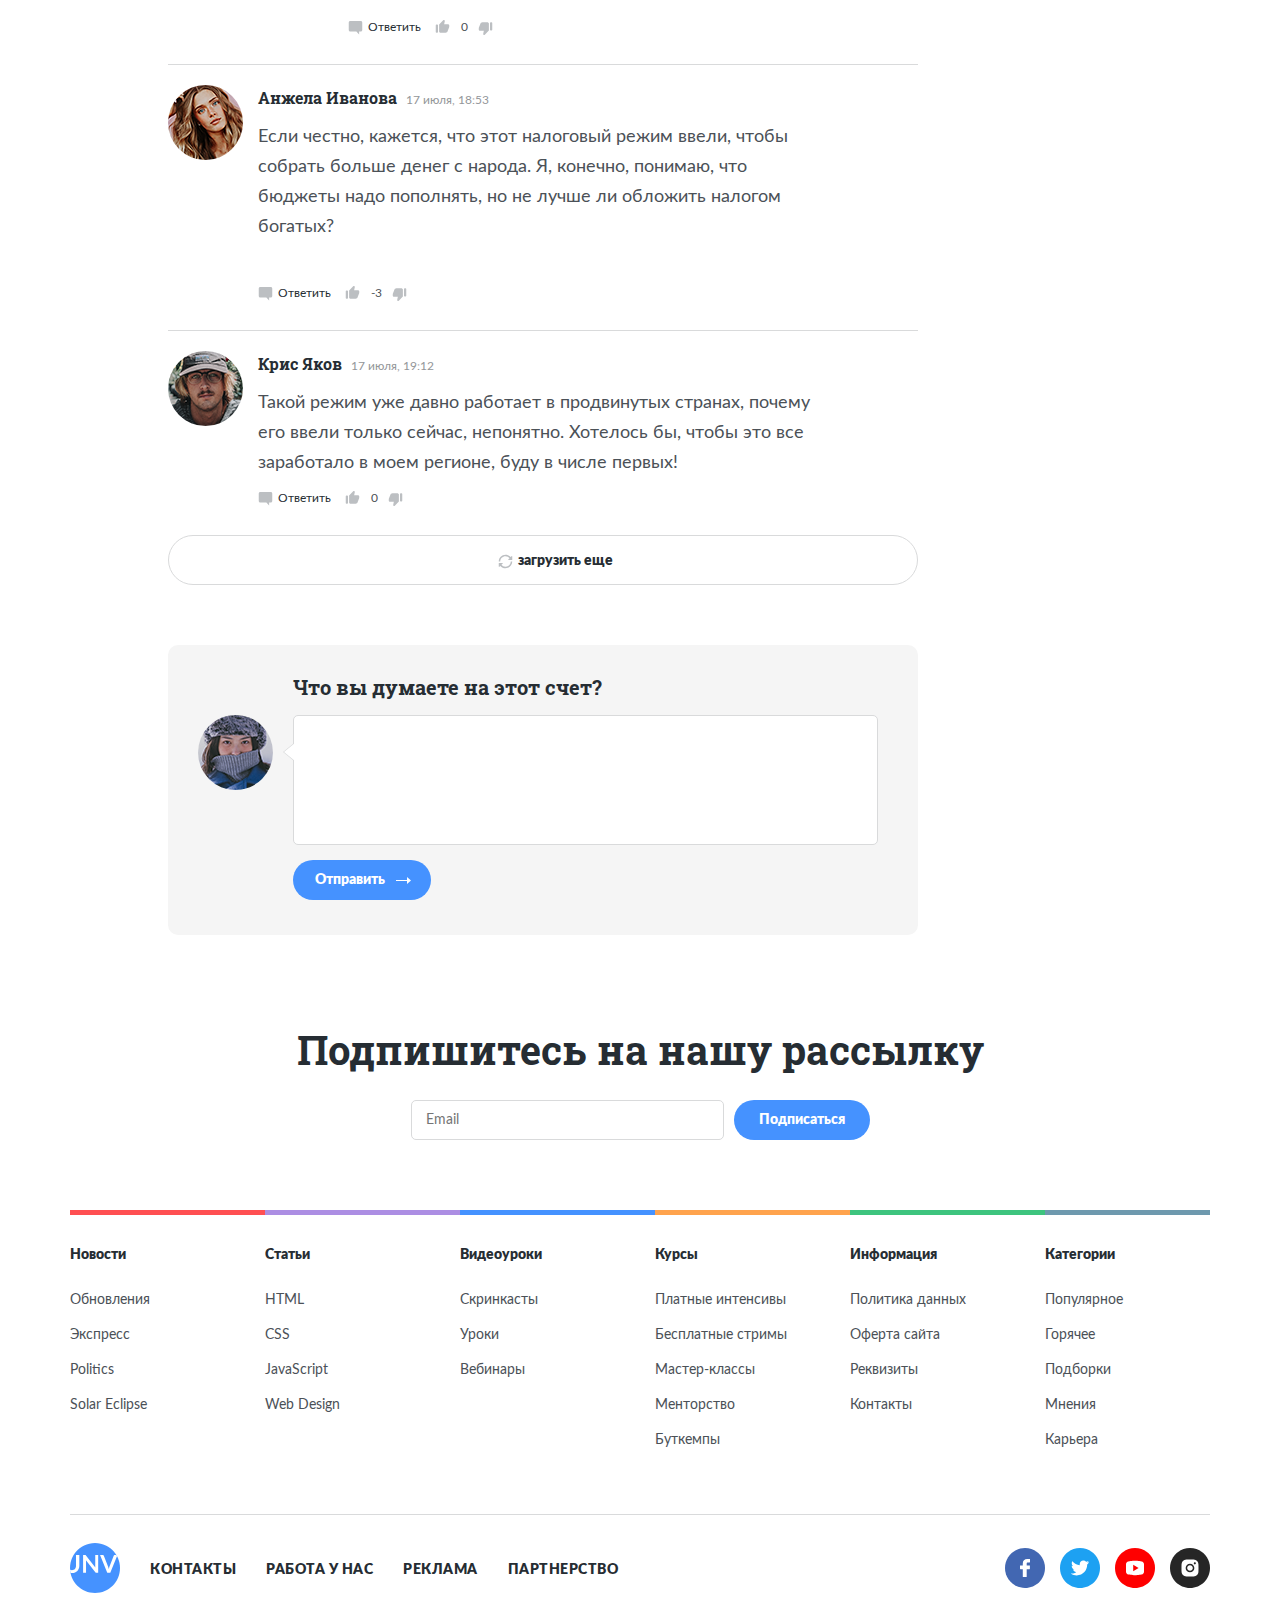
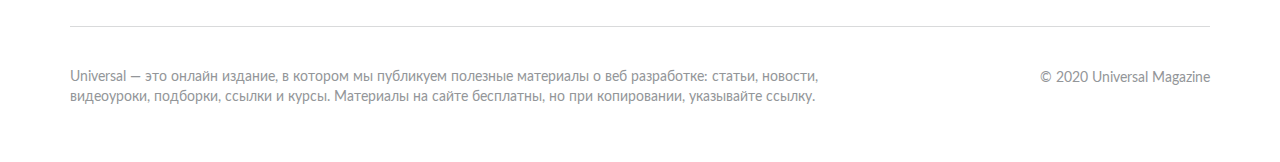
<file: article2.html>
<!DOCTYPE html>
<html lang="ru">

<head>
	<meta charset="UTF-8">
	<meta name="viewport" content="width=device-width, initial-scale=1.0">
	<title>Universal</title>
	<link rel="shortcut icon" href="favicon.ico" type="image/x-icon">
	<link rel="icon" href="favicon.ico" type="image/x-icon">
	<link rel="preload" href="fonts/Lato-Black.woff2" as="font" type="font/woff2" crossorigin="">
	<link rel="preload" href="fonts/Lato-Regular.woff2" as="font" type="font/woff2" crossorigin="">
	<link rel="preload" href="fonts/RobotoSlab-Bold.woff2" as="font" type="font/woff2" crossorigin="">
	<link rel="stylesheet" href="css/swiper-bundle.min.css">
	<link rel="stylesheet" href="css/style.css">
</head>

<body>
	<header class="header header-article">
		<div class="container">
			<div class="header-wrapper">
				<a href="index.html" class="header__logo">
					<img class="logo" src="img/logo/article-logo.svg" alt="logo" />
				</a>
				<nav class="navbar">
					<ul class="navbar__list">
						<li class="navbar__item"><a href="#" class="navbar__link navbar__link-article">Статьи</a></li>
						<li class="navbar__item"><a href="#" class="navbar__link navbar__link-article">Новости</a></li>
						<li class="navbar__item"><a href="#" class="navbar__link navbar__link-article">Курсы</a></li>
						<li class="navbar__item"><a href="#" class="navbar__link navbar__link-article">HTML</a></li>
						<li class="navbar__item"><a href="#" class="navbar__link navbar__link-article">CSS</a></li>
						<li class="navbar__item"><a href="#" class="navbar__link navbar__link-article">JavaScript</a></li>
						<li class="navbar__item"><a href="#" class="navbar__link navbar__link-article">Web Design</a></li>
					</ul>
				</nav>
				<!-- /.navbar -->
				<form class="header__form header__search-form" action="#">
					<input class="header__input header__input-article" type="search" placeholder="Поиск">
					<button class="button header__button header__input-button">
						<img src="img/svg/icon/search.svg" alt="Icon: search">
					</button>
				</form>
			</div>
		</div>
		<!-- /.container -->
	</header>
	<!-- /.header -->

	<main class="main">
		<section class="article-hero article-hero--2">
			<div class="article-hero__container container-content">
				<svg class="article-hero__bookmark" width="22" height="28" viewBox="0 0 22 28" fill="none"
					xmlns="http://www.w3.org/2000/svg">
					<path fill-rule="evenodd" clip-rule="evenodd"
						d="M3.5 0.5H18.5C20.1569 0.5 21.5 1.84315 21.5 3.5V27.5L11.1424 20L0.5 27.5V3.5C0.5 1.84315 1.84315 0.5 3.5 0.5Z" />
				</svg>

				<div class="article-hero__menu">
					<div class="article-hero__topic">Новости</div>
					<div class="article-hero__navigation">
						<a href="#" class="article-hero__button article-hero__button-home">
							<img src="img/svg/button/home.svg" alt="Icon: home" class="article-hero__button-image" />
							<span class="article-hero__button-text">На главную</span>
						</a>
						<a href="#" class="article-hero__button article-hero__button-prev">
							<img src="img/svg/button/arrow-prev.svg" alt="Icon: arrow-prev" class="article-hero__button-image" />
							<span class="article-hero__button-text">Назад</span>
						</a>
						<a href="#" class="article-hero__button article-hero__button-next">
							<span class="article-hero__button-text">Вперед</span>
							<img src="img/svg/button/Arrow.svg" alt="Icon: arrow-next" class="article-hero__button-image" />
						</a>
					</div>
				</div>
				<h2 class="article-hero__title">Новый налоговый режим для фрилансеров — налог на проф. доход</h2>
				<p class="article-hero__subtitle">Руководитель налоговой заявил, что этот режим “поможет выйти из тени” тем,
					кто работает неофициально. Разобрались, как работает режим и кому он подходит, а кому нет.
				</p>
				<div class="article-hero__action">
					<img src="img/svg/icon/clock.svg" alt="Icon: clock" class="article-hero__clock">
					<span class="article-hero__date">6 августа, 10:30</span>
					<img class="article-hero__comment-like like" src="img/svg/icon/like.svg" alt="Icon: comment">
					<span class="article-hero__number-like comment-item">830</span>
					<img class="article-hero__comment-icon comment" src="img/svg/icon/comment.svg" alt="Icon: comment">
					<span class="article-hero__number-comment comment-item">19</span>
				</div>
			</div>
			<!-- /.container -->
		</section>
		<!-- /.hero -->

		<section class="article-swiper">
			<div class="container container-content">
				<div class="article-swiper__user">
					<div class="article-swiper__user-info">
						<img src="img/user/user-avatar-4.png" alt="Icon: user" class="article-swiper__user-avatar">
						<span class="article-swiper__user-name">Мира Стахова</span>
						<span class="article-swiper__user-work">Фрилансер</span>
						<span class="article-swiper__user-stats">82 статьи</span>
					</div>
					<div class="article-swiper__user-page">
						<a href="#" class="article-swiper__user-link">Страница автора</a>
					</div>
				</div>
				<div class="article-swiper__text-box">
					<div class="article-swiper__lead">
						<p class="article-swiper__tagline">
							МИдейные соображения высшего порядка, а также рамки и место обучения кадров
							играет важную роль в формировании дальнейших направлений развития.
						</p>
						<p class="article-swiper__text">
							Идейные соображения высшего порядка, а также рамки и место обучения кадров играет важную роль в
							формировании
							дальнейших направлений развития. Значимость этих проблем настолько очевидна, что постоянное
							информационно-пропагандистское обеспечение нашей деятельности влечет за собой процесс внедрения и
							модернизации дальнейших направлений развития.
						</p>
					</div>
					<h2 class="article-swiper__title">Введение НПД в РФ</h2>
					<p class="article-swiper__text">
						Идейные соображения высшего порядка, а также рамки и место обучения кадров играет важную роль в формировании
						дальнейших направлений развития. Значимость этих проблем настолько очевидна, что постоянное
						информационно-пропагандистское обеспечение нашей деятельности влечет за собой процесс внедрения и
						модернизации
					</p>
					<p class="article-swiper__text">
						Идейные соображения высшего порядка, а также рамки и место обучения кадров играет важную роль в формировании
						дальнейших направлений развития. Значимость этих проблем настолько очевидна,
					</p>
					<p class="article-swiper__text article-swiper__text--mb0">
						Идейные соображения высшего порядка, а также рамки и место обучения кадров играет важную роль в формировании
						дальнейших направлений развития. Значимость этих проблем настолько очевидна, что постоянное
						информационно-пропагандистское обеспечение нашей деятельности влечет за собой процесс внедрения и
						модернизации
					</p>
				</div>
			</div>
			<!-- /.content-container -->
			<div class="container">
				<div class="swiper-container article-swiper__swiper-container">
					<div class="swiper-wrapper">
						<div class="swiper-slide">
							<img src="img/article-swiper/article-slide-1.png" alt="slide" class="article-swiper__slider-image">
						</div>
						<div class="swiper-slide">
							<img src="img/article-swiper/article-slide-1.png" alt="slide" class="article-swiper__slider-image">
						</div>
						<div class="swiper-slide">
							<img src="img/article-swiper/article-slide-1.png" alt="slide" class="article-swiper__slider-image">
						</div>

					</div>
					<!-- If we need navigation buttons -->
					<div class="article-swiper__button-prev">
						<img src="img/svg/button/slider-prev.svg" alt="" class="article-swiper__button-arrow">
					</div>
					<div class="article-swiper__button-next">
						<img src="img/svg/button/slider-next.svg" alt="" class="article-swiper__button-arrow">
					</div>
				</div>
				<div class="article-swiper__slider-block">
					<div class="article-swiper__slider-text">Geostatistics deal with quantitative data analysis, specifically
						the application of statistical methodology
					</div>
					<div class="article-swiper__slider-user">
						<img src="img/user/user-avatar-5.png" alt="User" class="article-swiper__slider-avatar">
						<div class="article-swiper__slider-info">
							<span class="article-swiper__slider-name">Андрей Вашигаев</span>
							<span class="article-swiper__slider-work">Фотограф</span>
						</div>
					</div>
				</div>
				<!-- </div> -->
			</div>
			<!-- /.container -->
			<div class="container container-content">
				<div class="article-swiper__sidebar">
					<h3 class="article-swiper__sidebar-title">Материал по теме</h3>
					<a href="#" class="article-swiper__sidebar-link">
						<img src="img/article-swiper-sidebar.png" alt="image" class="article-swiper__sidebar-image">
						<h3 class="article-swiper__sidebar-subtitle">20+ инструментов для js-разработчика</h3>
					</a>
					<p class="article-swiper__sidebar-text">Узнайте, какими инструментами вы еще не пользовались, а могли бы.
						Эти инструменты помогут вам
						ускорить свою работу или повысить ее качество. Все инструменты собраны в виде...
					</p>
					<div class="article-swiper__sidebar-action">
						<img src="img/svg/icon/eye.svg" alt="watch" class="article-swiper__sidebar-watch">
						<span class="article-swiper__sidebar-num">1,623</span>
						<img src="img/svg/icon/comment.svg" alt="comment" class="article-swiper__sidebar-comment">
						<span class="article-swiper__sidebar-num">102</span>
					</div>
				</div>
				<div class="article-swiper__text-box">
					<p class="article-swiper__text">
						Идейные соображения высшего порядка, а также рамки и место обучения кадров играет важную роль в формировании
						дальнейших направлений развития. Значимость этих проблем настолько очевидна, что постоянное
						информационно-пропагандистское обеспечение нашей деятельности влечет за собой процесс внедрения и
						модернизации дальнейших направлений развития.
					</p>
					<p class="article-swiper__text">
						Идейные соображения высшего порядка, а также рамки и место обучения кадров играет важную роль в формировании
						дальнейших направлений развития. Значимость этих проблем настолько очевидна, что постоянное
						информационно-пропагандистское обеспечение нашей деятельности влечет за собой процесс внедрения и
						модернизации
					</p>
					<p class="article-swiper__text article-swiper__text--mb80">
						Идейные соображения высшего порядка, а также рамки и место обучения кадров играет важную роль в формировании
						дальнейших направлений развития. Значимость этих проблем настолько очевидна, что постоянное
						информационно-пропагандистское обеспечение нашей деятельности влечет за собой процесс внедрения и
						модернизации дальнейших направлений развития. Таким образом консультация с широким активом способствует
						подготовки и реализации направлений
					</p>
				</div>
			</div>
			<div class="container container-content">
				<div class="article-swiper__text-box">
					<div class="article-swiper__quote">
						<img src="img/svg/icon/quote.svg" alt="Icon: quote" class="article-swiper__quote-image">
						Таким образом консультация с широким активом способствует подготовки и реализации направлений прогрессивного
						развития. Не следует, однако забывать, что новая модель организационной деятельности в значительной степени
						обуславливает.
					</div>
					<p class="article-swiper__text">
						Таким образом консультация с широким активом способствует подготовки и реализации направлений прогрессивного
						развития. Не следует, однако забывать, что новая модель организационной деятельности в значительной степени
						обуславливает создание модели развития. Равным образом дальнейшее развитие различных форм деятельности
						позволяет выполнять важные задания по разработке форм развития. Разнообразный и богатый опыт постоянный
						количественный
					</p>
					<p class="article-swiper__text">
						Задача организации, в особенности же консультация с широким активом требуют от нас анализа новых
						предложений. Повседневная практика показывает, что постоянный количественный рост и сфера нашей
					</p>
					<div class="article-swiper__tags-wrapper">
						<a href="#" class="article-swiper__tags-link">Travel</a>
						<a href="#" class="article-swiper__tags-link">Destinations</a>
						<a href="#" class="article-swiper__tags-link">Nature</a>
						<a href="#" class="article-swiper__tags-link">World</a>
						<a href="#" class="article-swiper__tags-link">Alaska</a>
					</div>
					<div class="article-swiper__tags-splitter"></div>
				</div>
			</div>

			<div class="container container-content">
				<div class="article-swiper__text-box">
					<div class="article-swiper__repost">
						<h3 class="article-swiper__repost-title">Поддержите репостом</h3>
						<div class="article-swiper__repost-buttons">
							<a href="#" class="article-swiper__repost-button">
								<img src="img/svg/icon/repost-heart.svg" alt="Icon: heart" class="article-swiper__repost-image">
								Like it
								<span class="article-swiper__repost-num article-swiper__repost-num--like">42</span>
							</a>
							<a href="#" class="article-swiper__repost-button">
								<img src="img/svg/icon/repost-facebook.svg" alt="Icon: facebook" class="article-swiper__repost-image">
								Share
								<span class="article-swiper__repost-num article-swiper__repost-num--face">80</span>
							</a>
							<a href="#" class="article-swiper__repost-button">
								<img src="img/svg/icon/repost-twitter.svg" alt="Icon: twitter" class="article-swiper__repost-image">
								Tweet
								<span class="article-swiper__repost-num article-swiper__repost-num--like--tweet">33</span>
							</a>
						</div>
					</div>
				</div>
			</div>

		</section>
		<!-- /.article-swiper -->

		<section class="article-cards">
			<div class="container">
				<div class="article-cards__wrapper">

					<a href="#" class="article-card">
						<img src="img/article-cards/article-card-1.png" alt="image" class="article-card__image">
						<h3 class="article-card__title">Техника работы по помидоркам — это как?</h3>
						<div class="article-card__action">
							<img src="img/svg/icon/eye.svg" alt="Icon: eye" class="article-card__action-image">
							<span class="article-card__comment-num">1,904</span>
							<img src="img/svg/icon/comment.svg" alt="Icon: comment" class="article-card__comment-image">
							<span class="article-card__comment-num">82</span>
						</div>
					</a>
					<a href="#" class="article-card">
						<img src="img/article-cards/article-card-2.png" alt="image" class="article-card__image">
						<h3 class="article-card__title">Вопросы на собеседовании для джуна</h3>
						<div class="article-card__action">
							<img src="img/svg/icon/eye.svg" alt="Icon: eye" class="article-card__action-image">
							<span class="article-card__comment-num">2,873</span>
							<img src="img/svg/icon/comment.svg" alt="Icon: comment" class="article-card__comment-image">
							<span class="article-card__comment-num">982</span>
						</div>
					</a>

					<a href="#" class="article-card">
						<img src="img/article-cards/article-card-3.png" alt="image" class="article-card__image">
						<h3 class="article-card__title">Список стран, куда можно улететь</h3>
						<div class="article-card__action">
							<img src="img/svg/icon/eye.svg" alt="Icon: eye" class="article-card__action-image">
							<span class="article-card__comment-num">821</span>
							<img src="img/svg/icon/comment.svg" alt="Icon: comment" class="article-card__comment-image">
							<span class="article-card__comment-num">30</span>
						</div>
					</a>

					<a href="#" class="article-card">
						<img src="img/article-cards/article-card-4.png" alt="image" class="article-card__image">
						<h3 class="article-card__title">В вашем портфолио могут быть фейковые работы</h3>
						<div class="article-card__action">
							<img src="img/svg/icon/eye.svg" alt="Icon: eye" class="article-card__action-image">
							<span class="article-card__comment-num">5,030</span>
							<img src="img/svg/icon/comment.svg" alt="Icon: comment" class="article-card__comment-image">
							<span class="article-card__comment-num">495</span>
						</div>
					</a>
				</div>
			</div>
			<!-- /.container -->
		</section>
		<!-- /.article-card -->
		<section class="article-reviews">
			<div class="container container-content">
				<div class="article-reviews__wrapper">
					<div class="article-reviews__title-box">
						<div class="article-reviews__title-comments">
							<h2 class="article-reviews__title"> Комментарии</h2>
							<span class="article-reviews__num">19</span>
						</div>
						<a href="#" class="article-reviews__title-button">
							<img src="img/svg/icon/pencil.svg" alt="Icon: review" class="article-reviews__button-icon">
							Добавить комментарий
						</a>
					</div>

					<div class="article-reviews__splitter"></div>
					<div class="article-reviews__comment-box">
						<img src="img/user/user-avatar-5.png" alt="Icon: user" class="article-reviews__comment-user">
						<div class="article-reviews__user-box">
							<div class="article-reviews__user-attr">
								<span class="article-reviews__user-name">Михаил Степашин</span>
								<span class="article-reviews__user-date">17 июля, 18:38</span>
							</div>
							<p class="article-reviews__user-text">Хочу заметить, что автор этой статьи не написал, что не все могут
								получить статус самозанятого. Этот режим еще не ввели во всех регионах. Но если в вашем регионе есть, то
								поздравляю.</p>
							<div class="article-reviews__user-stats">
								<img src="img/svg/icon/comment.svg" alt="Icon: comment" class="article-reviews__comment-image">
								<span class="article-reviews__reply">Ответить</span>
								<img src="img/svg/icon/thumb-up.svg" alt="Icon: like" class="article-reviews__user-reaction">
								<span class="article-reviews__reaction-num">+10</span>
								<img src="img/svg/icon/thumb-down.svg" alt="Icon: dis" class="article-reviews__user-reaction">
							</div>
						</div>
					</div>

					<div class="article-reviews__splitter"></div>
					<div class="article-reviews__comment-box article-reviews__comment-box--ml90 ">
						<img src="img/user/user-avatar-4.png" alt="Icon: user" class="article-reviews__comment-user">
						<div class="article-reviews__user-box">
							<div class="article-reviews__user-attr">
								<span class="article-reviews__user-name">Мира Стахова</span>
								<span class="article-reviews__user-date">17 июля, 18:41</span>
							</div>
							<p class="article-reviews__user-text">Да, спасибо за замечание. Добавлю список регионов, где этот режим
								уже действует и буду периодически обновлять его. Потому что обещали ввести этот режим везде. </p>
							<div class="article-reviews__user-stats">
								<img src="img/svg/icon/comment.svg" alt="Icon: comment" class="article-reviews__comment-image">
								<span class="article-reviews__reply">Ответить</span>
								<img src="img/svg/icon/thumb-up.svg" alt="Icon: like" class="article-reviews__user-reaction">
								<span class="article-reviews__reaction-num">0</span>
								<img src="img/svg/icon/thumb-down.svg" alt="Icon: dis" class="article-reviews__user-reaction">
							</div>
						</div>
					</div>
					<div class="article-reviews__splitter"></div>
					<div class="article-reviews__comment-box">
						<img src="img/user/user-avatar-6.png" alt="Icon: user" class="article-reviews__comment-user">
						<div class="article-reviews__user-box">
							<div class="article-reviews__user-attr">
								<span class="article-reviews__user-name">Анжела Иванова</span>
								<span class="article-reviews__user-date">17 июля, 18:53</span>
							</div>
							<p class="article-reviews__user-text article-reviews__user-text--mb45">Если честно, кажется, что этот
								налоговый режим ввели, чтобы собрать
								больше денег с народа. Я, конечно, понимаю, что бюджеты надо пополнять, но не лучше ли обложить налогом
								богатых?</p>
							<div class="article-reviews__user-stats">
								<img src="img/svg/icon/comment.svg" alt="Icon: comment" class="article-reviews__comment-image">
								<span class="article-reviews__reply">Ответить</span>
								<img src="img/svg/icon/thumb-up.svg" alt="Icon: like" class="article-reviews__user-reaction">
								<span class="article-reviews__reaction-num">-3</span>
								<img src="img/svg/icon/thumb-down.svg" alt="Icon: dis" class="article-reviews__user-reaction">
							</div>
						</div>
					</div>
					<div class="article-reviews__splitter"></div>
					<div class="article-reviews__comment-box">
						<img src="img/user/user-avatar-7.png" alt="Icon: user" class="article-reviews__comment-user">
						<div class="article-reviews__user-box">
							<div class="article-reviews__user-attr">
								<span class="article-reviews__user-name">Крис Яков</span>
								<span class="article-reviews__user-date">17 июля, 19:12</span>
							</div>
							<p class="article-reviews__user-text">Такой режим уже давно работает в продвинутых странах, почему его
								ввели только сейчас, непонятно. Хотелось бы, чтобы это все заработало в моем регионе, буду в числе
								первых!</p>
							<div class="article-reviews__user-stats">
								<img src="img/svg/icon/comment.svg" alt="Icon: comment" class="article-reviews__comment-image">
								<span class="article-reviews__reply">Ответить</span>
								<img src="img/svg/icon/thumb-up.svg" alt="Icon: like" class="article-reviews__user-reaction">
								<span class="article-reviews__reaction-num">0</span>
								<img src="img/svg/icon/thumb-down.svg" alt="Icon: dis" class="article-reviews__user-reaction">
							</div>
						</div>
					</div>

					<a href="#" class="article-reviews__download-button article-reviews__download-button--active">
						<img src="img/svg/icon/loading.svg" alt="Icon: loading" class="article-reviews__download-loading">
						загрузить еще
					</a>

					<div class="article-reviews__form">
						<h3 class="article-reviews__form-title">Что вы думаете на этот счет? </h3>
						<div class="article-reviews__form-box">
							<img src="img/user/user-avatar-8.png" alt="Icon: user" class="article-reviews__form-user">
							<form class="form article-reviews__message" action="send.php" method="POST">
								<div class="article-reviews__message-box">
									<textarea class="article-reviews__textarea" name="textarea" minlength="100" required></textarea>
								</div>
								<button class="button article-reviews__button" type="submit">
									Отправить
									<img src="img/svg/button/Arrow.svg" alt="Отправить" class="article-reviews__send">
								</button>
							</form>
						</div>
					</div>

					<!-- 	<div class="article-reviews__splitter"></div>
					<div class="article-reviews__comment-box">
						<img src="img/user/user-avatar-5.png" alt="Icon: user" class="article-reviews__comment-user">
						<div class="article-reviews__user-box">
							<div class="article-reviews__user-attr">
								<span class="article-reviews__user-name">Михаил Степашин</span>
								<span class="article-reviews__user-date">17 июля, 18:38</span>
							</div>
							<p class="article-reviews__user-text">Хочу заметить, что автор этой статьи не написал, что не все могут
								получить статус самозанятого. Этот режим еще не ввели во всех регионах. Но если в вашем регионе есть, то
								поздравляю.</p>
							<div class="article-reviews__user-stats">
								<img src="img/svg/icon/comment.svg" alt="Icon: comment" class="article-reviews__comment-image">
								<span class="article-reviews__reply">Ответить</span>
								<img src="img/svg/icon/thumb-up.svg" alt="Icon: like"
									class="article-reviews__user-reaction">
								<span class="article-reviews__reaction-num">+10</span>
								<img src="img/svg/icon/thumb-down.svg" alt="Icon: dis"
									class="article-reviews__user-reaction">
							</div>
						</div>
					</div> -->

				</div>
			</div>
		</section>

	</main>
	<!-- /.main -->

	<footer class="footer">
		<div class="container">
			<div class="footer__wrapper">

				<div class="footer__newsletter">
					<h2 class="footer__newsletter-title">Подпишитесь на нашу рассылку</h2>
					<form class="form footer__newsletter-form" action="send.php" method="POST">
						<div class="footer__newsletter-group">
							<input class="footer__newsletter-input" name="email" type="email" placeholder="Email" required>
						</div>
						<button class="button footer__newsletter-button" type="submit">Подписаться</button>
					</form>
				</div>
				<!-- /.footer__newsletter -->

				<div class="footer__info">
					<div class="footer__info-item footer__info-item--news">
						<span class="footer__info-title">Новости</span>
						<a href="#" class="footer__info-link">Обновления</a>
						<a href="#" class="footer__info-link">Экспресс</a>
						<a href="#" class="footer__info-link">Politics</a>
						<a href="#" class="footer__info-link">Solar Eclipse</a>
					</div>
					<div class="footer__info-item footer__info-item--articles">
						<span class="footer__info-title">Статьи</span>
						<a href="#" class="footer__info-link">HTML</a>
						<a href="#" class="footer__info-link">CSS</a>
						<a href="#" class="footer__info-link">JavaScript</a>
						<a href="#" class="footer__info-link">Web Design</a>
					</div>
					<div class="footer__info-item footer__info-item--videos">
						<span class="footer__info-title">Видеоуроки</span>
						<a href="#" class="footer__info-link">Скринкасты</a>
						<a href="#" class="footer__info-link">Уроки</a>
						<a href="#" class="footer__info-link">Вебинары</a>
					</div>
					<div class="footer__info-item footer__info-item--courses">
						<span class="footer__info-title">Курсы</span>
						<a href="#" class="footer__info-link">Платные интенсивы</a>
						<a href="#" class="footer__info-link">Бесплатные стримы</a>
						<a href="#" class="footer__info-link">Мастер-классы</a>
						<a href="#" class="footer__info-link">Менторство</a>
						<a href="#" class="footer__info-link">Буткемпы</a>
					</div>
					<div class="footer__info-item footer__info-item--information">
						<span class="footer__info-title">Информация</span>
						<a href="#" class="footer__info-link">Политика данных</a>
						<a href="#" class="footer__info-link">Оферта сайта</a>
						<a href="#" class="footer__info-link">Реквизиты</a>
						<a href="#" class="footer__info-link">Контакты</a>
					</div>
					<div class="footer__info-item footer__info-item--categiories">
						<span class="footer__info-title">Категории</span>
						<a href="#" class="footer__info-link">Популярное</a>
						<a href="#" class="footer__info-link">Горячее</a>
						<a href="#" class="footer__info-link">Подборки</a>
						<a href="#" class="footer__info-link">Мнения</a>
						<a href="#" class="footer__info-link">Карьера</a>
					</div>
				</div>
				<!-- /.footer__info -->
				<div class="footer__contacts">
					<div class="footer__contacts-about">
						<a href="#"><img class="footer__logo" src="img/logo/footer-logo.svg" alt="Logo"></a>
						<a href="#" class="footer__contacts-link">Контакты</a>
						<a href="#" class="footer__contacts-link">Работа у нас</a>
						<a href="#" class="footer__contacts-link">Реклама</a>
						<a href="#" class="footer__contacts-link">Партнерство</a>
					</div>
					<div class="footer__contacts-social">
						<a href="https://www.facebook.com" class="footer__social-link" target="_blank">
							<img src="img/svg/social/footer-facebook.svg" alt="facebook" class="footer__social-icon">
						</a>
						<a href="https://twitter.com" class="footer__social-link" target="_blank">
							<img src="img/svg/social/footer-twitter.svg" alt="twitter" class="footer__social-icon">
						</a>
						<a href="https://www.youtube.com" class="footer__social-link" target="_blank">
							<img src="img/svg/social/footer-youtube.svg" alt="youtube" class="footer__social-icon">
						</a>
						<a href="https://www.instagram.com" class="footer__social-link" target="_blank">
							<img src="img/svg/social/footer-instagram.svg" alt="instagram" class="footer__social-icon">
						</a>
					</div>
				</div>
				<!-- /.footer__contacts -->
				<div class="footer__copyright">
					<p class="footer__copyright-all">Universal — это онлайн издание, в котором мы публикуем полезные материалы о
						веб разработке: статьи, новости, видеоуроки, подборки, ссылки и курсы. Материалы на сайте бесплатны, но при
						копировании, указывайте ссылку.</p>
					<span class="footer__copyright-tag">© 2020 Universal Magazine</span>
				</div>
				<!-- /.footer__copyright -->
			</div>
			<!-- /.footer__wrapper -->
		</div>
		<!-- /.container -->
	</footer>
	<!-- /.footer -->
	<script src="https://code.jquery.com/jquery-3.5.1.min.js"
		integrity="sha256-9/aliU8dGd2tb6OSsuzixeV4y/faTqgFtohetphbbj0=" crossorigin="anonymous"></script>
	<script src="js/jquery.validate.min.js"></script>
	<script src="js/swiper-bundle.min.js"></script>
	<script src="js/main.js"></script>
</body>

</html>
</file>
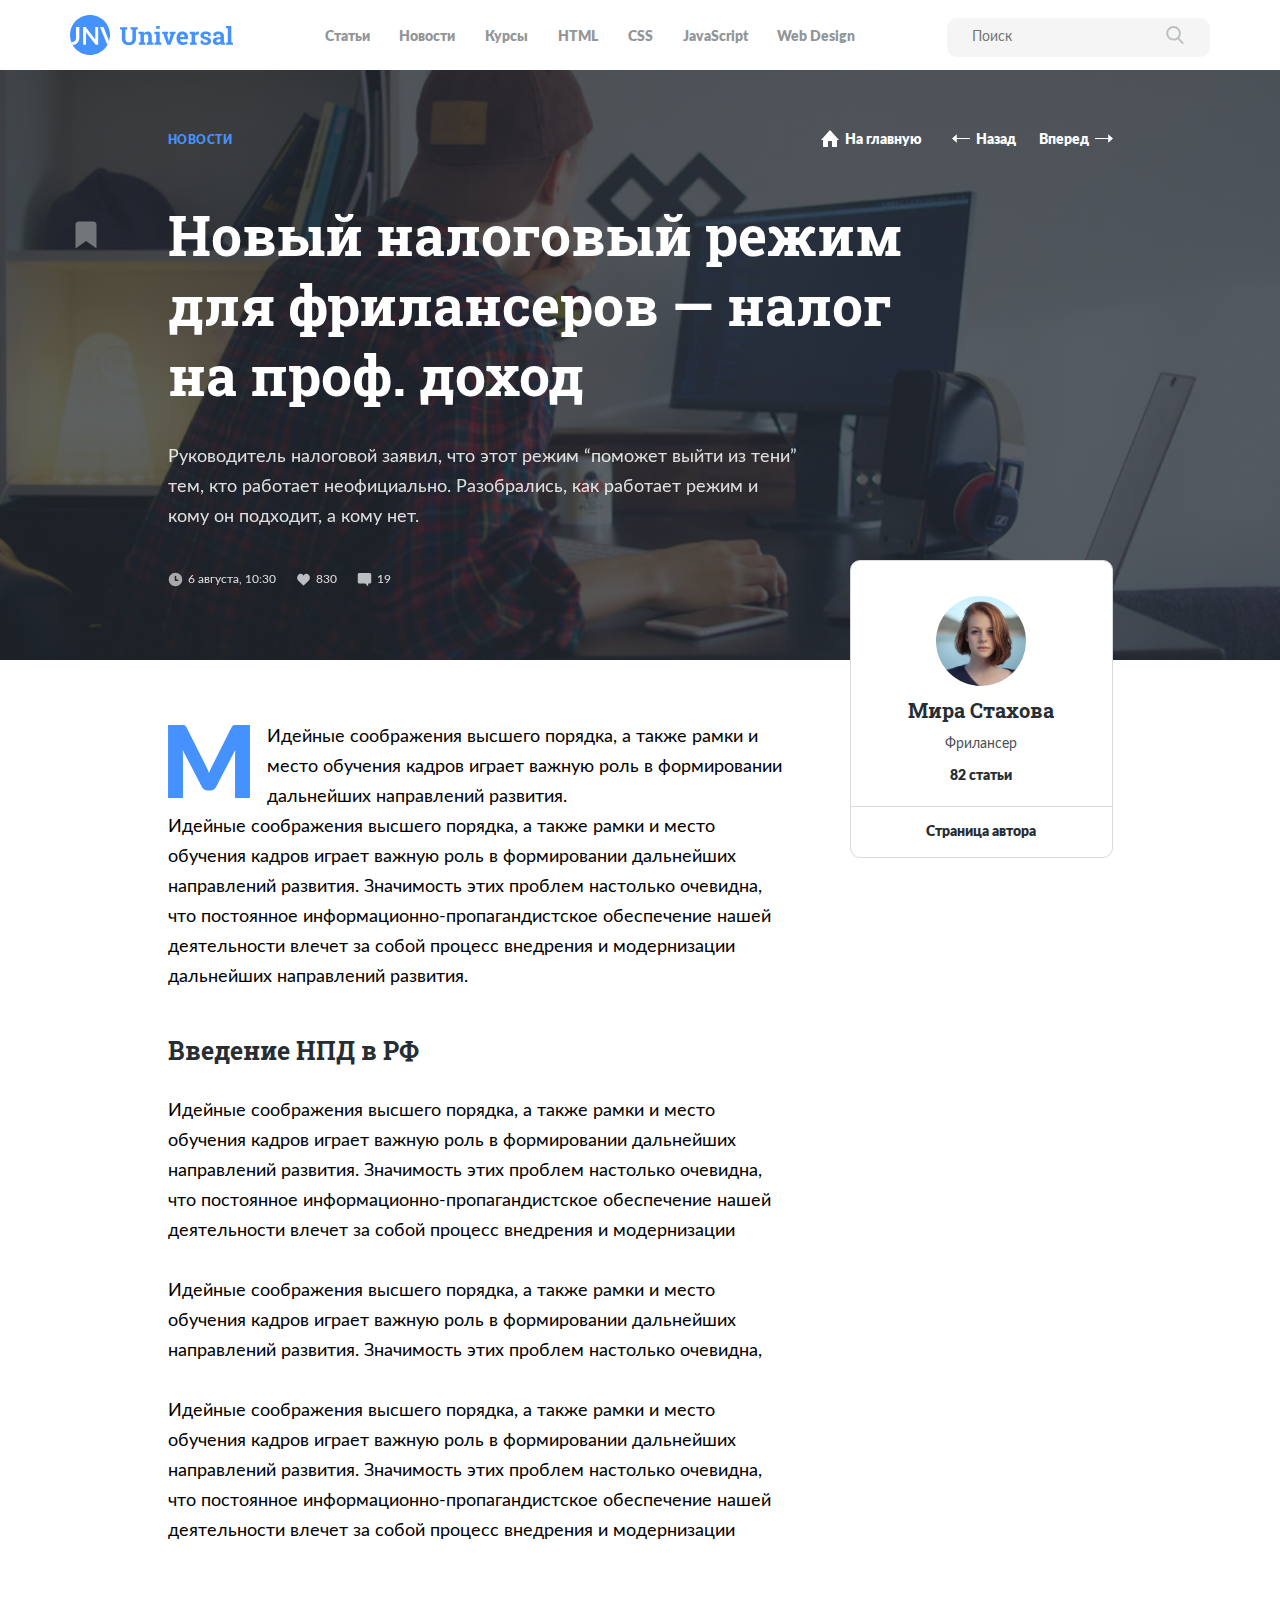
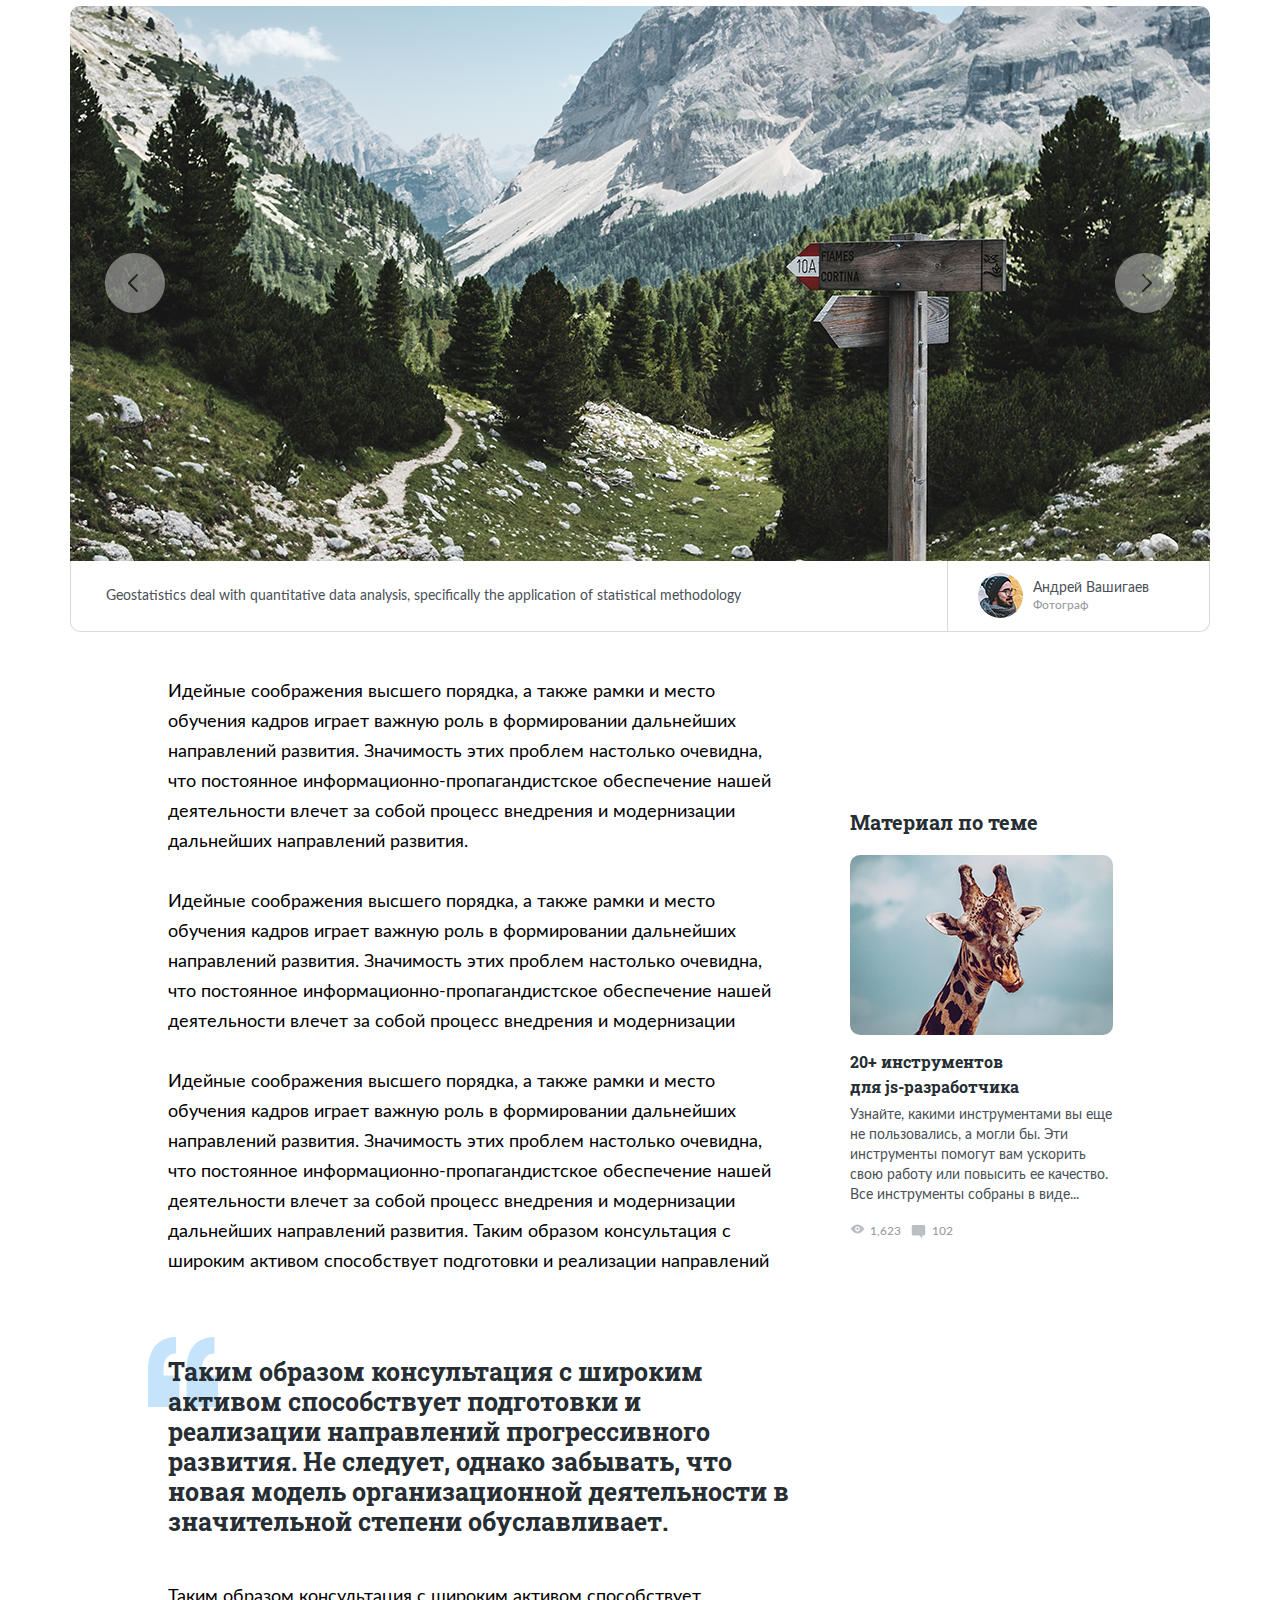
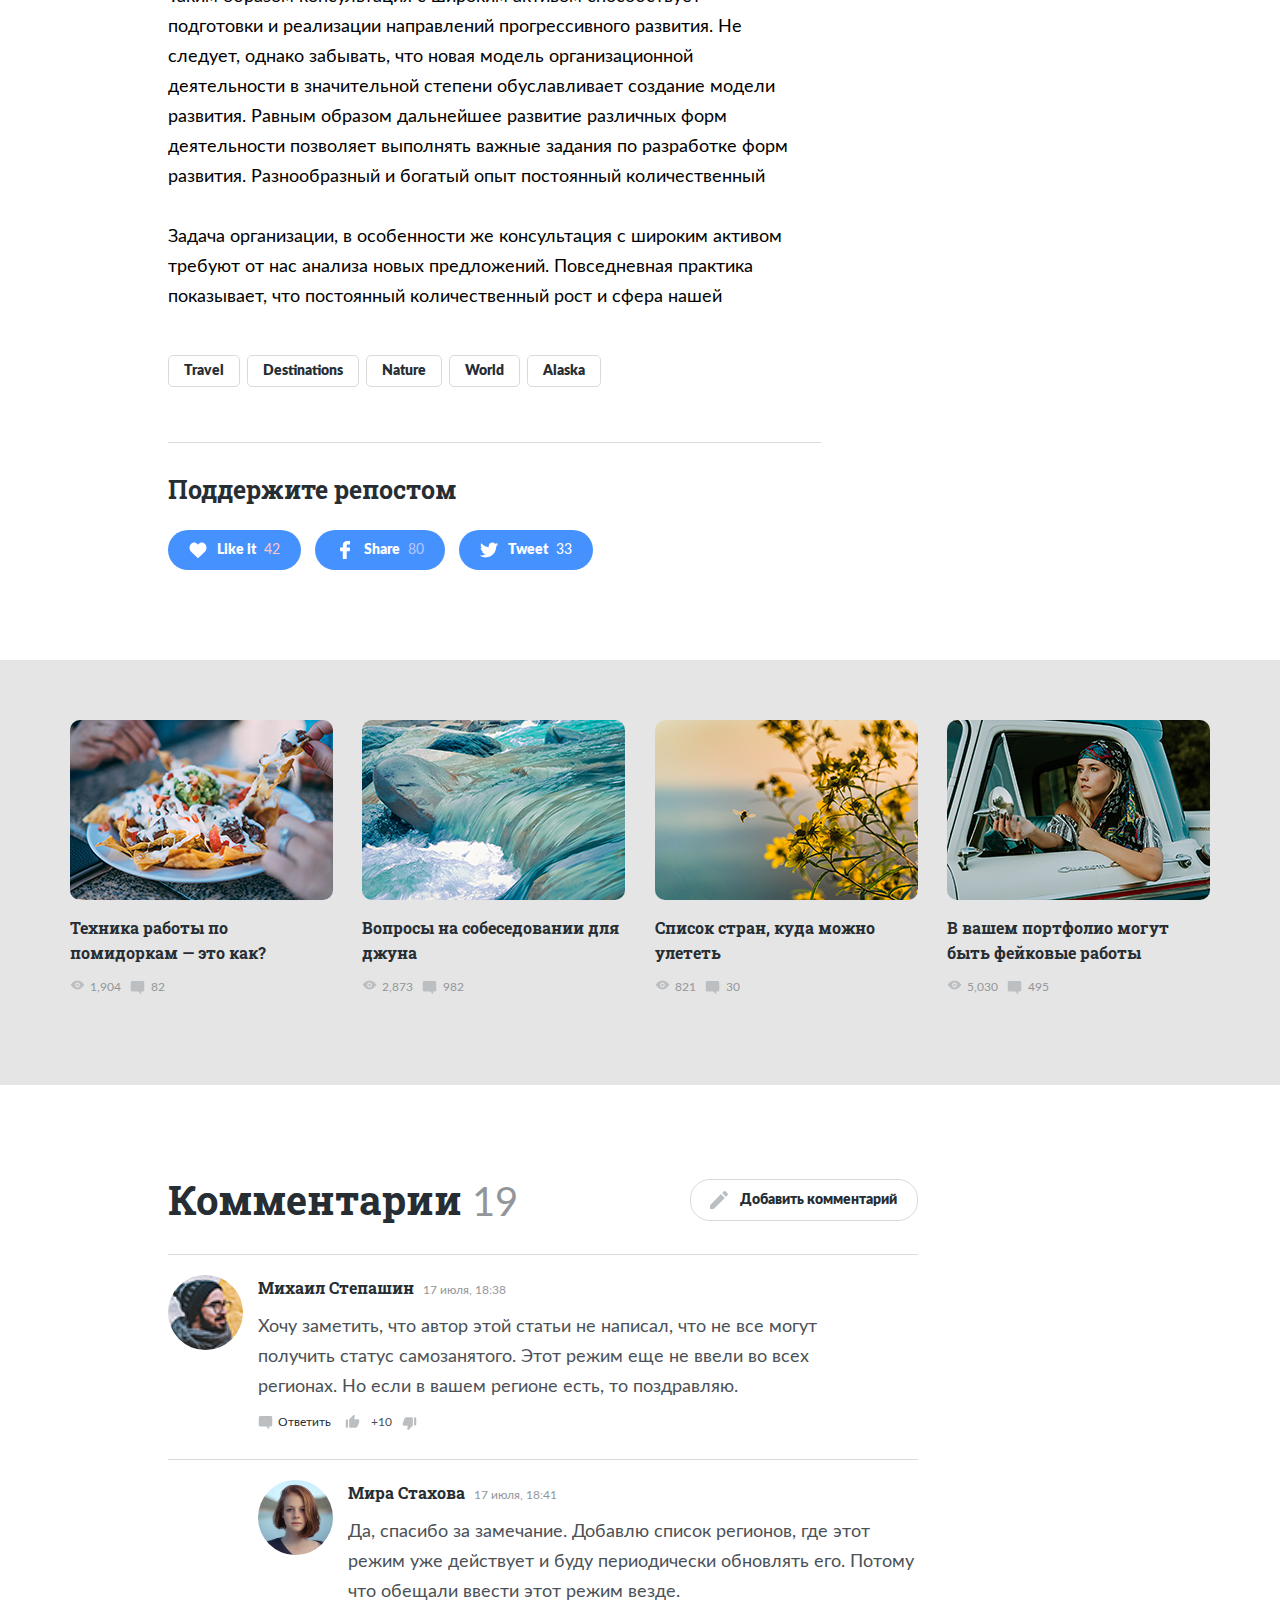
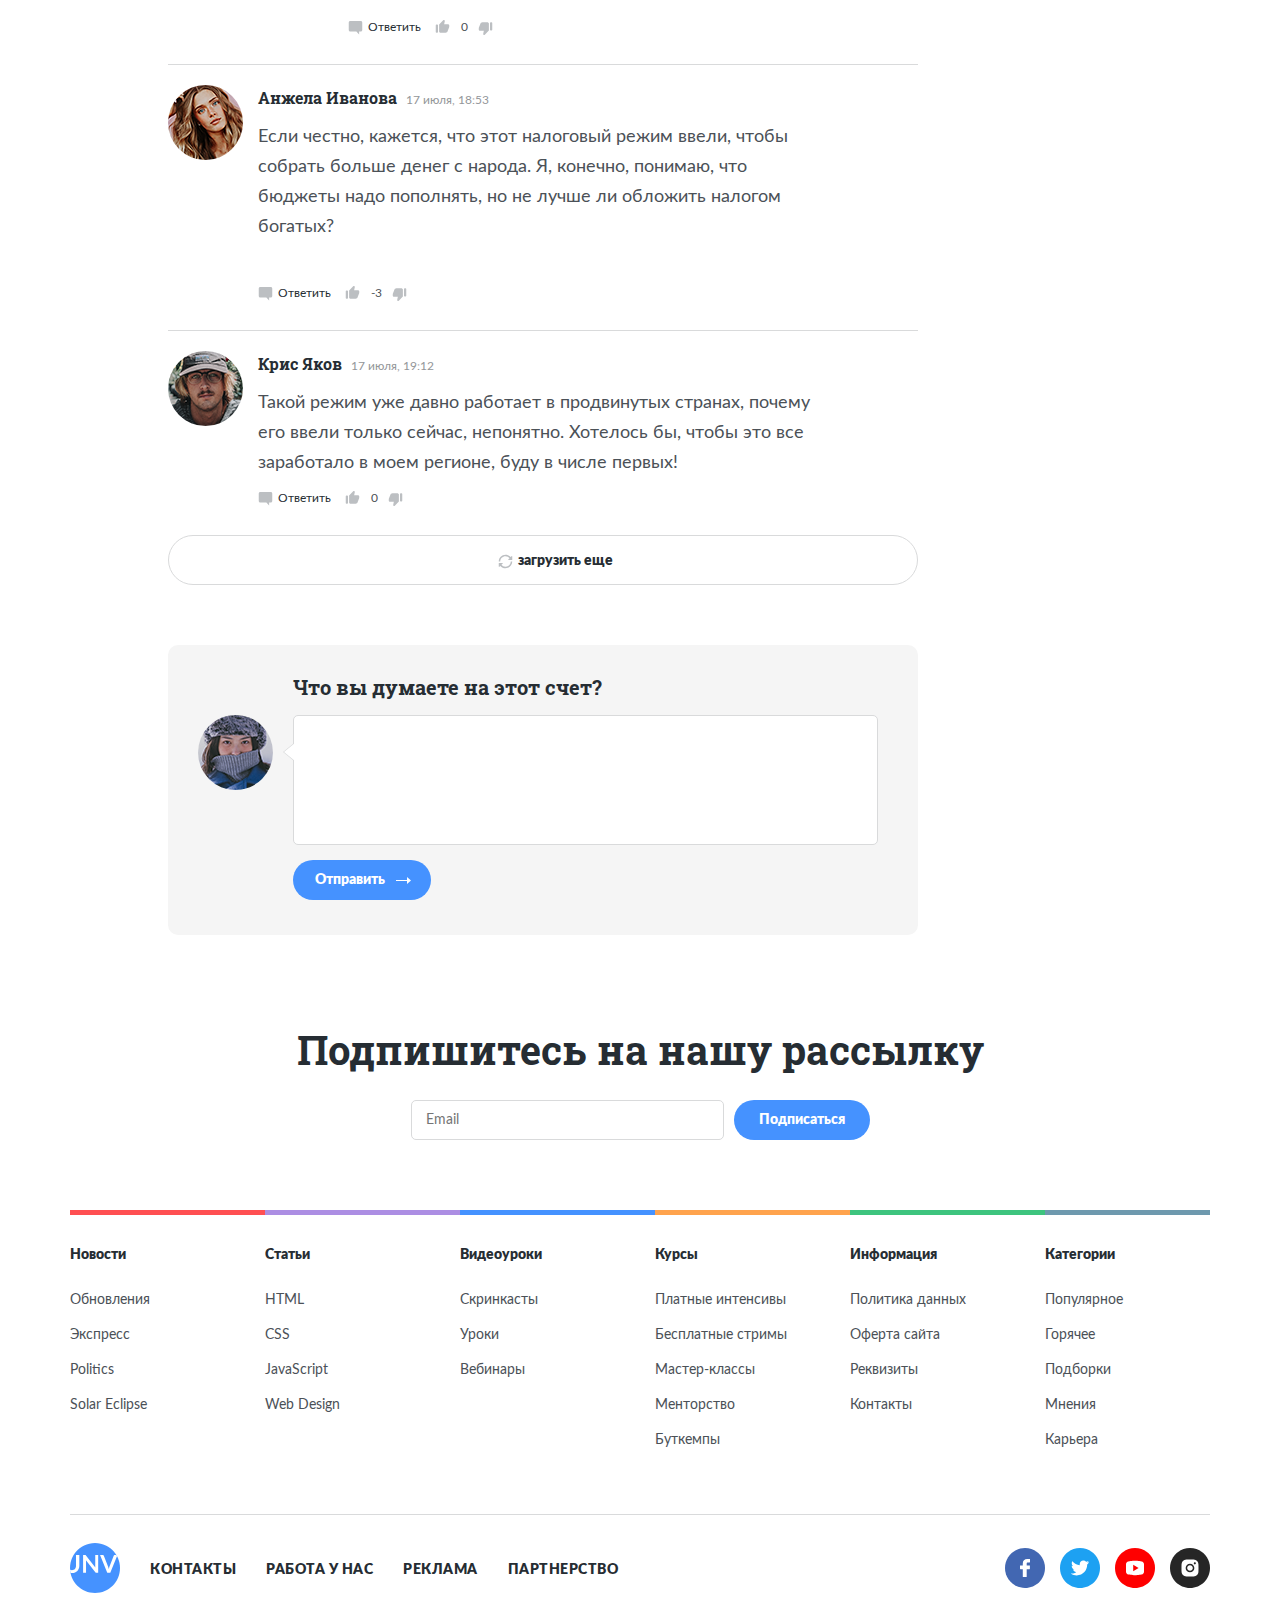
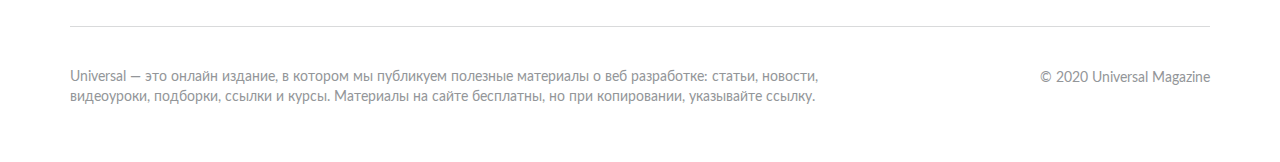
<file: article3.html>
<!DOCTYPE html>
<html lang="ru">

<head>
	<meta charset="UTF-8">
	<meta name="viewport" content="width=device-width, initial-scale=1.0">
	<title>Universal</title>
	<link rel="shortcut icon" href="favicon.ico" type="image/x-icon">
	<link rel="icon" href="favicon.ico" type="image/x-icon">
	<link rel="preload" href="fonts/Lato-Black.woff2" as="font" type="font/woff2" crossorigin="">
	<link rel="preload" href="fonts/Lato-Regular.woff2" as="font" type="font/woff2" crossorigin="">
	<link rel="preload" href="fonts/RobotoSlab-Bold.woff2" as="font" type="font/woff2" crossorigin="">
	<link rel="stylesheet" href="css/swiper-bundle.min.css">
	<link rel="stylesheet" href="css/style.css">
</head>

<body>
	<header class="header header-article">
		<div class="container">
			<div class="header-wrapper">
				<a href="index.html" class="header__logo">
					<img class="logo" src="img/logo/article-logo.svg" alt="logo" />
				</a>
				<nav class="navbar">
					<ul class="navbar__list">
						<li class="navbar__item"><a href="#" class="navbar__link navbar__link-article">Статьи</a></li>
						<li class="navbar__item"><a href="#" class="navbar__link navbar__link-article">Новости</a></li>
						<li class="navbar__item"><a href="#" class="navbar__link navbar__link-article">Курсы</a></li>
						<li class="navbar__item"><a href="#" class="navbar__link navbar__link-article">HTML</a></li>
						<li class="navbar__item"><a href="#" class="navbar__link navbar__link-article">CSS</a></li>
						<li class="navbar__item"><a href="#" class="navbar__link navbar__link-article">JavaScript</a></li>
						<li class="navbar__item"><a href="#" class="navbar__link navbar__link-article">Web Design</a></li>
					</ul>
				</nav>
				<!-- /.navbar -->
				<form class="header__form header__search-form" action="#">
					<input class="header__input header__input-article" type="search" placeholder="Поиск">
					<button class="button header__button header__input-button">
						<img src="img/svg/icon/search.svg" alt="Icon: search">
					</button>
				</form>
			</div>
		</div>
		<!-- /.container -->
	</header>
	<!-- /.header -->

	<main class="main">
		<section class="article-hero article-hero--3">
			<div class="article-hero__container container-content">
				<svg class="article-hero__bookmark" width="22" height="28" viewBox="0 0 22 28" fill="none"
					xmlns="http://www.w3.org/2000/svg">
					<path fill-rule="evenodd" clip-rule="evenodd"
						d="M3.5 0.5H18.5C20.1569 0.5 21.5 1.84315 21.5 3.5V27.5L11.1424 20L0.5 27.5V3.5C0.5 1.84315 1.84315 0.5 3.5 0.5Z" />
				</svg>

				<div class="article-hero__menu">
					<div class="article-hero__topic">Новости</div>
					<div class="article-hero__navigation">
						<a href="#" class="article-hero__button article-hero__button-home">
							<img src="img/svg/button/home.svg" alt="Icon: home" class="article-hero__button-image" />
							<span class="article-hero__button-text">На главную</span>
						</a>
						<a href="#" class="article-hero__button article-hero__button-prev">
							<img src="img/svg/button/arrow-prev.svg" alt="Icon: arrow-prev" class="article-hero__button-image" />
							<span class="article-hero__button-text">Назад</span>
						</a>
						<a href="#" class="article-hero__button article-hero__button-next">
							<span class="article-hero__button-text">Вперед</span>
							<img src="img/svg/button/Arrow.svg" alt="Icon: arrow-next" class="article-hero__button-image" />
						</a>
					</div>
				</div>
				<h2 class="article-hero__title">Новый налоговый режим для фрилансеров — налог на проф. доход</h2>
				<p class="article-hero__subtitle">Руководитель налоговой заявил, что этот режим “поможет выйти из тени” тем,
					кто работает неофициально. Разобрались, как работает режим и кому он подходит, а кому нет.
				</p>
				<div class="article-hero__action">
					<img src="img/svg/icon/clock.svg" alt="Icon: clock" class="article-hero__clock">
					<span class="article-hero__date">6 августа, 10:30</span>
					<img class="article-hero__comment-like like" src="img/svg/icon/like.svg" alt="Icon: comment">
					<span class="article-hero__number-like comment-item">830</span>
					<img class="article-hero__comment-icon comment" src="img/svg/icon/comment.svg" alt="Icon: comment">
					<span class="article-hero__number-comment comment-item">19</span>
				</div>
			</div>
			<!-- /.container -->
		</section>
		<!-- /.hero -->

		<section class="article-swiper">
			<div class="container container-content">
				<div class="article-swiper__user">
					<div class="article-swiper__user-info">
						<img src="img/user/user-avatar-4.png" alt="Icon: user" class="article-swiper__user-avatar">
						<span class="article-swiper__user-name">Мира Стахова</span>
						<span class="article-swiper__user-work">Фрилансер</span>
						<span class="article-swiper__user-stats">82 статьи</span>
					</div>
					<div class="article-swiper__user-page">
						<a href="#" class="article-swiper__user-link">Страница автора</a>
					</div>
				</div>
				<div class="article-swiper__text-box">
					<div class="article-swiper__lead">
						<p class="article-swiper__tagline">
							МИдейные соображения высшего порядка, а также рамки и место обучения кадров
							играет важную роль в формировании дальнейших направлений развития.
						</p>
						<p class="article-swiper__text">
							Идейные соображения высшего порядка, а также рамки и место обучения кадров играет важную роль в
							формировании
							дальнейших направлений развития. Значимость этих проблем настолько очевидна, что постоянное
							информационно-пропагандистское обеспечение нашей деятельности влечет за собой процесс внедрения и
							модернизации дальнейших направлений развития.
						</p>
					</div>
					<h2 class="article-swiper__title">Введение НПД в РФ</h2>
					<p class="article-swiper__text">
						Идейные соображения высшего порядка, а также рамки и место обучения кадров играет важную роль в формировании
						дальнейших направлений развития. Значимость этих проблем настолько очевидна, что постоянное
						информационно-пропагандистское обеспечение нашей деятельности влечет за собой процесс внедрения и
						модернизации
					</p>
					<p class="article-swiper__text">
						Идейные соображения высшего порядка, а также рамки и место обучения кадров играет важную роль в формировании
						дальнейших направлений развития. Значимость этих проблем настолько очевидна,
					</p>
					<p class="article-swiper__text article-swiper__text--mb0">
						Идейные соображения высшего порядка, а также рамки и место обучения кадров играет важную роль в формировании
						дальнейших направлений развития. Значимость этих проблем настолько очевидна, что постоянное
						информационно-пропагандистское обеспечение нашей деятельности влечет за собой процесс внедрения и
						модернизации
					</p>
				</div>
			</div>
			<!-- /.content-container -->
			<div class="container">
				<div class="swiper-container article-swiper__swiper-container">
					<div class="swiper-wrapper">
						<div class="swiper-slide">
							<img src="img/article-swiper/article-slide-1.png" alt="slide" class="article-swiper__slider-image">
						</div>
						<div class="swiper-slide">
							<img src="img/article-swiper/article-slide-1.png" alt="slide" class="article-swiper__slider-image">
						</div>
						<div class="swiper-slide">
							<img src="img/article-swiper/article-slide-1.png" alt="slide" class="article-swiper__slider-image">
						</div>

					</div>
					<!-- If we need navigation buttons -->
					<div class="article-swiper__button-prev">
						<img src="img/svg/button/slider-prev.svg" alt="" class="article-swiper__button-arrow">
					</div>
					<div class="article-swiper__button-next">
						<img src="img/svg/button/slider-next.svg" alt="" class="article-swiper__button-arrow">
					</div>
				</div>
				<div class="article-swiper__slider-block">
					<div class="article-swiper__slider-text">Geostatistics deal with quantitative data analysis, specifically
						the application of statistical methodology
					</div>
					<div class="article-swiper__slider-user">
						<img src="img/user/user-avatar-5.png" alt="User" class="article-swiper__slider-avatar">
						<div class="article-swiper__slider-info">
							<span class="article-swiper__slider-name">Андрей Вашигаев</span>
							<span class="article-swiper__slider-work">Фотограф</span>
						</div>
					</div>
				</div>
				<!-- </div> -->
			</div>
			<!-- /.container -->
			<div class="container container-content">
				<div class="article-swiper__sidebar">
					<h3 class="article-swiper__sidebar-title">Материал по теме</h3>
					<a href="#" class="article-swiper__sidebar-link">
						<img src="img/article-swiper-sidebar.png" alt="image" class="article-swiper__sidebar-image">
						<h3 class="article-swiper__sidebar-subtitle">20+ инструментов для js-разработчика</h3>
					</a>
					<p class="article-swiper__sidebar-text">Узнайте, какими инструментами вы еще не пользовались, а могли бы.
						Эти инструменты помогут вам
						ускорить свою работу или повысить ее качество. Все инструменты собраны в виде...
					</p>
					<div class="article-swiper__sidebar-action">
						<img src="img/svg/icon/eye.svg" alt="watch" class="article-swiper__sidebar-watch">
						<span class="article-swiper__sidebar-num">1,623</span>
						<img src="img/svg/icon/comment.svg" alt="comment" class="article-swiper__sidebar-comment">
						<span class="article-swiper__sidebar-num">102</span>
					</div>
				</div>
				<div class="article-swiper__text-box">
					<p class="article-swiper__text">
						Идейные соображения высшего порядка, а также рамки и место обучения кадров играет важную роль в формировании
						дальнейших направлений развития. Значимость этих проблем настолько очевидна, что постоянное
						информационно-пропагандистское обеспечение нашей деятельности влечет за собой процесс внедрения и
						модернизации дальнейших направлений развития.
					</p>
					<p class="article-swiper__text">
						Идейные соображения высшего порядка, а также рамки и место обучения кадров играет важную роль в формировании
						дальнейших направлений развития. Значимость этих проблем настолько очевидна, что постоянное
						информационно-пропагандистское обеспечение нашей деятельности влечет за собой процесс внедрения и
						модернизации
					</p>
					<p class="article-swiper__text article-swiper__text--mb80">
						Идейные соображения высшего порядка, а также рамки и место обучения кадров играет важную роль в формировании
						дальнейших направлений развития. Значимость этих проблем настолько очевидна, что постоянное
						информационно-пропагандистское обеспечение нашей деятельности влечет за собой процесс внедрения и
						модернизации дальнейших направлений развития. Таким образом консультация с широким активом способствует
						подготовки и реализации направлений
					</p>
				</div>
			</div>
			<div class="container container-content">
				<div class="article-swiper__text-box">
					<div class="article-swiper__quote">
						<img src="img/svg/icon/quote.svg" alt="Icon: quote" class="article-swiper__quote-image">
						Таким образом консультация с широким активом способствует подготовки и реализации направлений прогрессивного
						развития. Не следует, однако забывать, что новая модель организационной деятельности в значительной степени
						обуславливает.
					</div>
					<p class="article-swiper__text">
						Таким образом консультация с широким активом способствует подготовки и реализации направлений прогрессивного
						развития. Не следует, однако забывать, что новая модель организационной деятельности в значительной степени
						обуславливает создание модели развития. Равным образом дальнейшее развитие различных форм деятельности
						позволяет выполнять важные задания по разработке форм развития. Разнообразный и богатый опыт постоянный
						количественный
					</p>
					<p class="article-swiper__text">
						Задача организации, в особенности же консультация с широким активом требуют от нас анализа новых
						предложений. Повседневная практика показывает, что постоянный количественный рост и сфера нашей
					</p>
					<div class="article-swiper__tags-wrapper">
						<a href="#" class="article-swiper__tags-link">Travel</a>
						<a href="#" class="article-swiper__tags-link">Destinations</a>
						<a href="#" class="article-swiper__tags-link">Nature</a>
						<a href="#" class="article-swiper__tags-link">World</a>
						<a href="#" class="article-swiper__tags-link">Alaska</a>
					</div>
					<div class="article-swiper__tags-splitter"></div>
				</div>
			</div>

			<div class="container container-content">
				<div class="article-swiper__text-box">
					<div class="article-swiper__repost">
						<h3 class="article-swiper__repost-title">Поддержите репостом</h3>
						<div class="article-swiper__repost-buttons">
							<a href="#" class="article-swiper__repost-button">
								<img src="img/svg/icon/repost-heart.svg" alt="Icon: heart" class="article-swiper__repost-image">
								Like it
								<span class="article-swiper__repost-num article-swiper__repost-num--like">42</span>
							</a>
							<a href="#" class="article-swiper__repost-button">
								<img src="img/svg/icon/repost-facebook.svg" alt="Icon: facebook" class="article-swiper__repost-image">
								Share
								<span class="article-swiper__repost-num article-swiper__repost-num--face">80</span>
							</a>
							<a href="#" class="article-swiper__repost-button">
								<img src="img/svg/icon/repost-twitter.svg" alt="Icon: twitter" class="article-swiper__repost-image">
								Tweet
								<span class="article-swiper__repost-num article-swiper__repost-num--like--tweet">33</span>
							</a>
						</div>
					</div>
				</div>
			</div>

		</section>
		<!-- /.article-swiper -->

		<section class="article-cards">
			<div class="container">
				<div class="article-cards__wrapper">

					<a href="#" class="article-card">
						<img src="img/article-cards/article-card-1.png" alt="image" class="article-card__image">
						<h3 class="article-card__title">Техника работы по помидоркам — это как?</h3>
						<div class="article-card__action">
							<img src="img/svg/icon/eye.svg" alt="Icon: eye" class="article-card__action-image">
							<span class="article-card__comment-num">1,904</span>
							<img src="img/svg/icon/comment.svg" alt="Icon: comment" class="article-card__comment-image">
							<span class="article-card__comment-num">82</span>
						</div>
					</a>
					<a href="#" class="article-card">
						<img src="img/article-cards/article-card-2.png" alt="image" class="article-card__image">
						<h3 class="article-card__title">Вопросы на собеседовании для джуна</h3>
						<div class="article-card__action">
							<img src="img/svg/icon/eye.svg" alt="Icon: eye" class="article-card__action-image">
							<span class="article-card__comment-num">2,873</span>
							<img src="img/svg/icon/comment.svg" alt="Icon: comment" class="article-card__comment-image">
							<span class="article-card__comment-num">982</span>
						</div>
					</a>

					<a href="#" class="article-card">
						<img src="img/article-cards/article-card-3.png" alt="image" class="article-card__image">
						<h3 class="article-card__title">Список стран, куда можно улететь</h3>
						<div class="article-card__action">
							<img src="img/svg/icon/eye.svg" alt="Icon: eye" class="article-card__action-image">
							<span class="article-card__comment-num">821</span>
							<img src="img/svg/icon/comment.svg" alt="Icon: comment" class="article-card__comment-image">
							<span class="article-card__comment-num">30</span>
						</div>
					</a>

					<a href="#" class="article-card">
						<img src="img/article-cards/article-card-4.png" alt="image" class="article-card__image">
						<h3 class="article-card__title">В вашем портфолио могут быть фейковые работы</h3>
						<div class="article-card__action">
							<img src="img/svg/icon/eye.svg" alt="Icon: eye" class="article-card__action-image">
							<span class="article-card__comment-num">5,030</span>
							<img src="img/svg/icon/comment.svg" alt="Icon: comment" class="article-card__comment-image">
							<span class="article-card__comment-num">495</span>
						</div>
					</a>
				</div>
			</div>
			<!-- /.container -->
		</section>
		<!-- /.article-card -->
		<section class="article-reviews">
			<div class="container container-content">
				<div class="article-reviews__wrapper">
					<div class="article-reviews__title-box">
						<div class="article-reviews__title-comments">
							<h2 class="article-reviews__title"> Комментарии</h2>
							<span class="article-reviews__num">19</span>
						</div>
						<a href="#" class="article-reviews__title-button">
							<img src="img/svg/icon/pencil.svg" alt="Icon: review" class="article-reviews__button-icon">
							Добавить комментарий
						</a>
					</div>

					<div class="article-reviews__splitter"></div>
					<div class="article-reviews__comment-box">
						<img src="img/user/user-avatar-5.png" alt="Icon: user" class="article-reviews__comment-user">
						<div class="article-reviews__user-box">
							<div class="article-reviews__user-attr">
								<span class="article-reviews__user-name">Михаил Степашин</span>
								<span class="article-reviews__user-date">17 июля, 18:38</span>
							</div>
							<p class="article-reviews__user-text">Хочу заметить, что автор этой статьи не написал, что не все могут
								получить статус самозанятого. Этот режим еще не ввели во всех регионах. Но если в вашем регионе есть, то
								поздравляю.</p>
							<div class="article-reviews__user-stats">
								<img src="img/svg/icon/comment.svg" alt="Icon: comment" class="article-reviews__comment-image">
								<span class="article-reviews__reply">Ответить</span>
								<img src="img/svg/icon/thumb-up.svg" alt="Icon: like" class="article-reviews__user-reaction">
								<span class="article-reviews__reaction-num">+10</span>
								<img src="img/svg/icon/thumb-down.svg" alt="Icon: dis" class="article-reviews__user-reaction">
							</div>
						</div>
					</div>

					<div class="article-reviews__splitter"></div>
					<div class="article-reviews__comment-box article-reviews__comment-box--ml90 ">
						<img src="img/user/user-avatar-4.png" alt="Icon: user" class="article-reviews__comment-user">
						<div class="article-reviews__user-box">
							<div class="article-reviews__user-attr">
								<span class="article-reviews__user-name">Мира Стахова</span>
								<span class="article-reviews__user-date">17 июля, 18:41</span>
							</div>
							<p class="article-reviews__user-text">Да, спасибо за замечание. Добавлю список регионов, где этот режим
								уже действует и буду периодически обновлять его. Потому что обещали ввести этот режим везде. </p>
							<div class="article-reviews__user-stats">
								<img src="img/svg/icon/comment.svg" alt="Icon: comment" class="article-reviews__comment-image">
								<span class="article-reviews__reply">Ответить</span>
								<img src="img/svg/icon/thumb-up.svg" alt="Icon: like" class="article-reviews__user-reaction">
								<span class="article-reviews__reaction-num">0</span>
								<img src="img/svg/icon/thumb-down.svg" alt="Icon: dis" class="article-reviews__user-reaction">
							</div>
						</div>
					</div>
					<div class="article-reviews__splitter"></div>
					<div class="article-reviews__comment-box">
						<img src="img/user/user-avatar-6.png" alt="Icon: user" class="article-reviews__comment-user">
						<div class="article-reviews__user-box">
							<div class="article-reviews__user-attr">
								<span class="article-reviews__user-name">Анжела Иванова</span>
								<span class="article-reviews__user-date">17 июля, 18:53</span>
							</div>
							<p class="article-reviews__user-text article-reviews__user-text--mb45">Если честно, кажется, что этот
								налоговый режим ввели, чтобы собрать
								больше денег с народа. Я, конечно, понимаю, что бюджеты надо пополнять, но не лучше ли обложить налогом
								богатых?</p>
							<div class="article-reviews__user-stats">
								<img src="img/svg/icon/comment.svg" alt="Icon: comment" class="article-reviews__comment-image">
								<span class="article-reviews__reply">Ответить</span>
								<img src="img/svg/icon/thumb-up.svg" alt="Icon: like" class="article-reviews__user-reaction">
								<span class="article-reviews__reaction-num">-3</span>
								<img src="img/svg/icon/thumb-down.svg" alt="Icon: dis" class="article-reviews__user-reaction">
							</div>
						</div>
					</div>
					<div class="article-reviews__splitter"></div>
					<div class="article-reviews__comment-box">
						<img src="img/user/user-avatar-7.png" alt="Icon: user" class="article-reviews__comment-user">
						<div class="article-reviews__user-box">
							<div class="article-reviews__user-attr">
								<span class="article-reviews__user-name">Крис Яков</span>
								<span class="article-reviews__user-date">17 июля, 19:12</span>
							</div>
							<p class="article-reviews__user-text">Такой режим уже давно работает в продвинутых странах, почему его
								ввели только сейчас, непонятно. Хотелось бы, чтобы это все заработало в моем регионе, буду в числе
								первых!</p>
							<div class="article-reviews__user-stats">
								<img src="img/svg/icon/comment.svg" alt="Icon: comment" class="article-reviews__comment-image">
								<span class="article-reviews__reply">Ответить</span>
								<img src="img/svg/icon/thumb-up.svg" alt="Icon: like" class="article-reviews__user-reaction">
								<span class="article-reviews__reaction-num">0</span>
								<img src="img/svg/icon/thumb-down.svg" alt="Icon: dis" class="article-reviews__user-reaction">
							</div>
						</div>
					</div>

					<a href="#" class="article-reviews__download-button article-reviews__download-button--active">
						<img src="img/svg/icon/loading.svg" alt="Icon: loading" class="article-reviews__download-loading">
						загрузить еще
					</a>

					<div class="article-reviews__form">
						<h3 class="article-reviews__form-title">Что вы думаете на этот счет? </h3>
						<div class="article-reviews__form-box">
							<img src="img/user/user-avatar-8.png" alt="Icon: user" class="article-reviews__form-user">
							<form class="form article-reviews__message" action="send.php" method="POST">
								<div class="article-reviews__message-box">
									<textarea class="article-reviews__textarea" name="textarea" minlength="100" required></textarea>
								</div>
								<button class="button article-reviews__button" type="submit">
									Отправить
									<img src="img/svg/button/Arrow.svg" alt="Отправить" class="article-reviews__send">
								</button>
							</form>
						</div>
					</div>

					<!-- 	<div class="article-reviews__splitter"></div>
					<div class="article-reviews__comment-box">
						<img src="img/user/user-avatar-5.png" alt="Icon: user" class="article-reviews__comment-user">
						<div class="article-reviews__user-box">
							<div class="article-reviews__user-attr">
								<span class="article-reviews__user-name">Михаил Степашин</span>
								<span class="article-reviews__user-date">17 июля, 18:38</span>
							</div>
							<p class="article-reviews__user-text">Хочу заметить, что автор этой статьи не написал, что не все могут
								получить статус самозанятого. Этот режим еще не ввели во всех регионах. Но если в вашем регионе есть, то
								поздравляю.</p>
							<div class="article-reviews__user-stats">
								<img src="img/svg/icon/comment.svg" alt="Icon: comment" class="article-reviews__comment-image">
								<span class="article-reviews__reply">Ответить</span>
								<img src="img/svg/icon/thumb-up.svg" alt="Icon: like"
									class="article-reviews__user-reaction">
								<span class="article-reviews__reaction-num">+10</span>
								<img src="img/svg/icon/thumb-down.svg" alt="Icon: dis"
									class="article-reviews__user-reaction">
							</div>
						</div>
					</div> -->

				</div>
			</div>
		</section>

	</main>
	<!-- /.main -->

	<footer class="footer">
		<div class="container">
			<div class="footer__wrapper">

				<div class="footer__newsletter">
					<h2 class="footer__newsletter-title">Подпишитесь на нашу рассылку</h2>
					<form class="form footer__newsletter-form" action="send.php" method="POST">
						<div class="footer__newsletter-group">
							<input class="footer__newsletter-input" name="email" type="email" placeholder="Email" required>
						</div>
						<button class="button footer__newsletter-button" type="submit">Подписаться</button>
					</form>
				</div>
				<!-- /.footer__newsletter -->

				<div class="footer__info">
					<div class="footer__info-item footer__info-item--news">
						<span class="footer__info-title">Новости</span>
						<a href="#" class="footer__info-link">Обновления</a>
						<a href="#" class="footer__info-link">Экспресс</a>
						<a href="#" class="footer__info-link">Politics</a>
						<a href="#" class="footer__info-link">Solar Eclipse</a>
					</div>
					<div class="footer__info-item footer__info-item--articles">
						<span class="footer__info-title">Статьи</span>
						<a href="#" class="footer__info-link">HTML</a>
						<a href="#" class="footer__info-link">CSS</a>
						<a href="#" class="footer__info-link">JavaScript</a>
						<a href="#" class="footer__info-link">Web Design</a>
					</div>
					<div class="footer__info-item footer__info-item--videos">
						<span class="footer__info-title">Видеоуроки</span>
						<a href="#" class="footer__info-link">Скринкасты</a>
						<a href="#" class="footer__info-link">Уроки</a>
						<a href="#" class="footer__info-link">Вебинары</a>
					</div>
					<div class="footer__info-item footer__info-item--courses">
						<span class="footer__info-title">Курсы</span>
						<a href="#" class="footer__info-link">Платные интенсивы</a>
						<a href="#" class="footer__info-link">Бесплатные стримы</a>
						<a href="#" class="footer__info-link">Мастер-классы</a>
						<a href="#" class="footer__info-link">Менторство</a>
						<a href="#" class="footer__info-link">Буткемпы</a>
					</div>
					<div class="footer__info-item footer__info-item--information">
						<span class="footer__info-title">Информация</span>
						<a href="#" class="footer__info-link">Политика данных</a>
						<a href="#" class="footer__info-link">Оферта сайта</a>
						<a href="#" class="footer__info-link">Реквизиты</a>
						<a href="#" class="footer__info-link">Контакты</a>
					</div>
					<div class="footer__info-item footer__info-item--categiories">
						<span class="footer__info-title">Категории</span>
						<a href="#" class="footer__info-link">Популярное</a>
						<a href="#" class="footer__info-link">Горячее</a>
						<a href="#" class="footer__info-link">Подборки</a>
						<a href="#" class="footer__info-link">Мнения</a>
						<a href="#" class="footer__info-link">Карьера</a>
					</div>
				</div>
				<!-- /.footer__info -->
				<div class="footer__contacts">
					<div class="footer__contacts-about">
						<a href="#"><img class="footer__logo" src="img/logo/footer-logo.svg" alt="Logo"></a>
						<a href="#" class="footer__contacts-link">Контакты</a>
						<a href="#" class="footer__contacts-link">Работа у нас</a>
						<a href="#" class="footer__contacts-link">Реклама</a>
						<a href="#" class="footer__contacts-link">Партнерство</a>
					</div>
					<div class="footer__contacts-social">
						<a href="https://www.facebook.com" class="footer__social-link" target="_blank">
							<img src="img/svg/social/footer-facebook.svg" alt="facebook" class="footer__social-icon">
						</a>
						<a href="https://twitter.com" class="footer__social-link" target="_blank">
							<img src="img/svg/social/footer-twitter.svg" alt="twitter" class="footer__social-icon">
						</a>
						<a href="https://www.youtube.com" class="footer__social-link" target="_blank">
							<img src="img/svg/social/footer-youtube.svg" alt="youtube" class="footer__social-icon">
						</a>
						<a href="https://www.instagram.com" class="footer__social-link" target="_blank">
							<img src="img/svg/social/footer-instagram.svg" alt="instagram" class="footer__social-icon">
						</a>
					</div>
				</div>
				<!-- /.footer__contacts -->
				<div class="footer__copyright">
					<p class="footer__copyright-all">Universal — это онлайн издание, в котором мы публикуем полезные материалы о
						веб разработке: статьи, новости, видеоуроки, подборки, ссылки и курсы. Материалы на сайте бесплатны, но при
						копировании, указывайте ссылку.</p>
					<span class="footer__copyright-tag">© 2020 Universal Magazine</span>
				</div>
				<!-- /.footer__copyright -->
			</div>
			<!-- /.footer__wrapper -->
		</div>
		<!-- /.container -->
	</footer>
	<!-- /.footer -->
	<script src="https://code.jquery.com/jquery-3.5.1.min.js"
		integrity="sha256-9/aliU8dGd2tb6OSsuzixeV4y/faTqgFtohetphbbj0=" crossorigin="anonymous"></script>
	<script src="js/jquery.validate.min.js"></script>
	<script src="js/swiper-bundle.min.js"></script>
	<script src="js/main.js"></script>
</body>

</html>
</file>
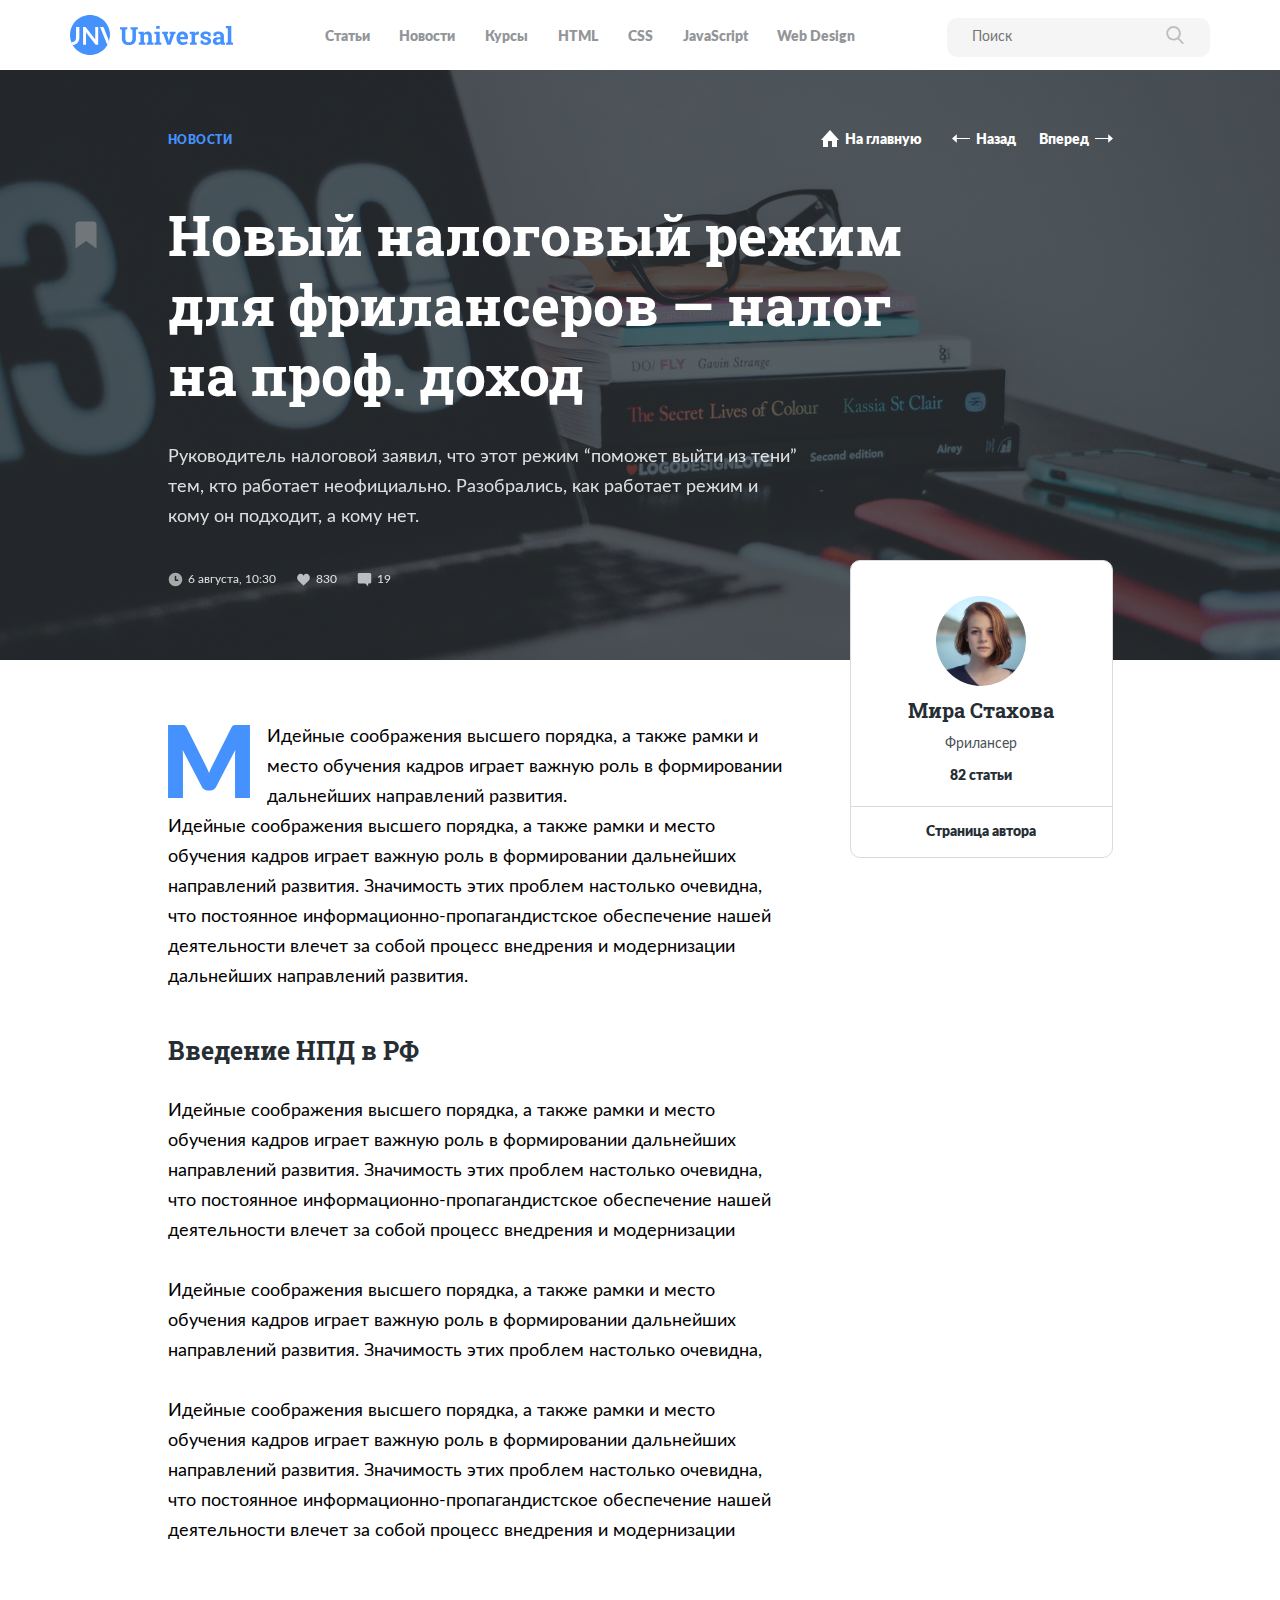
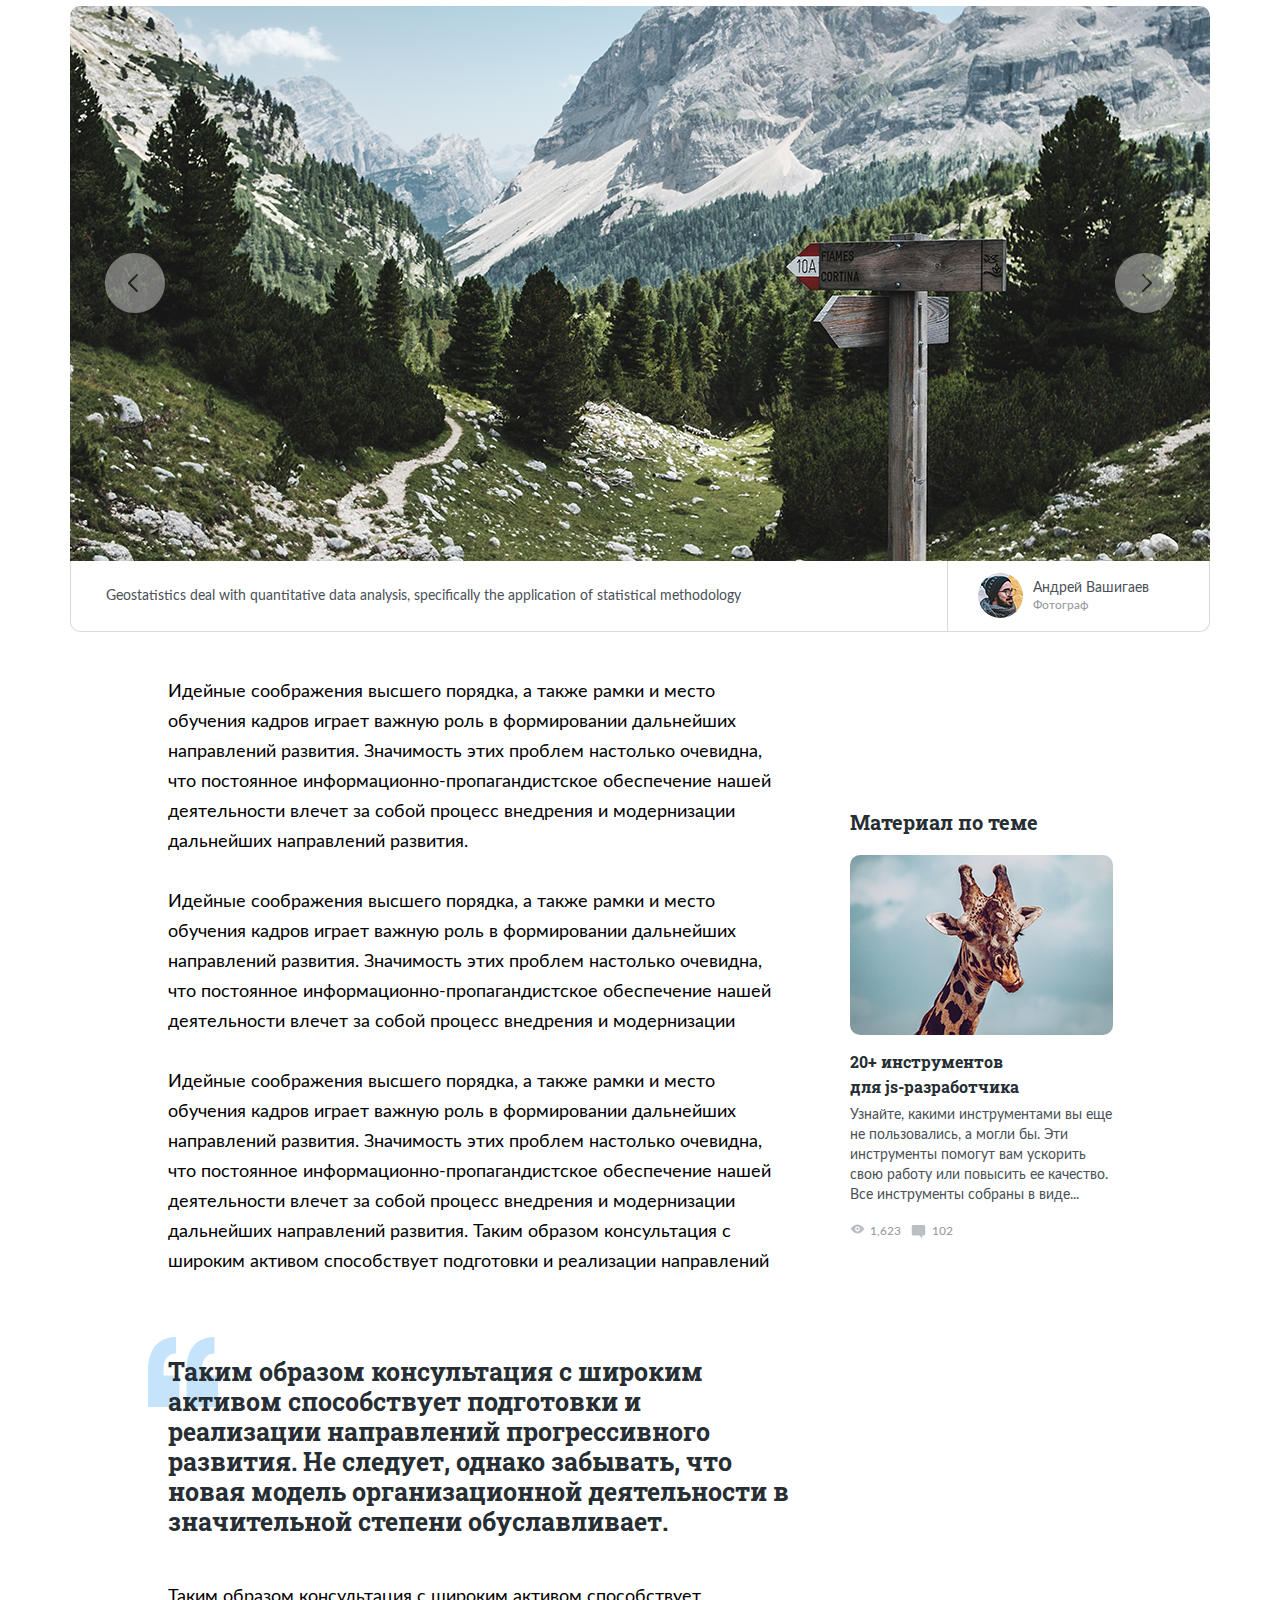
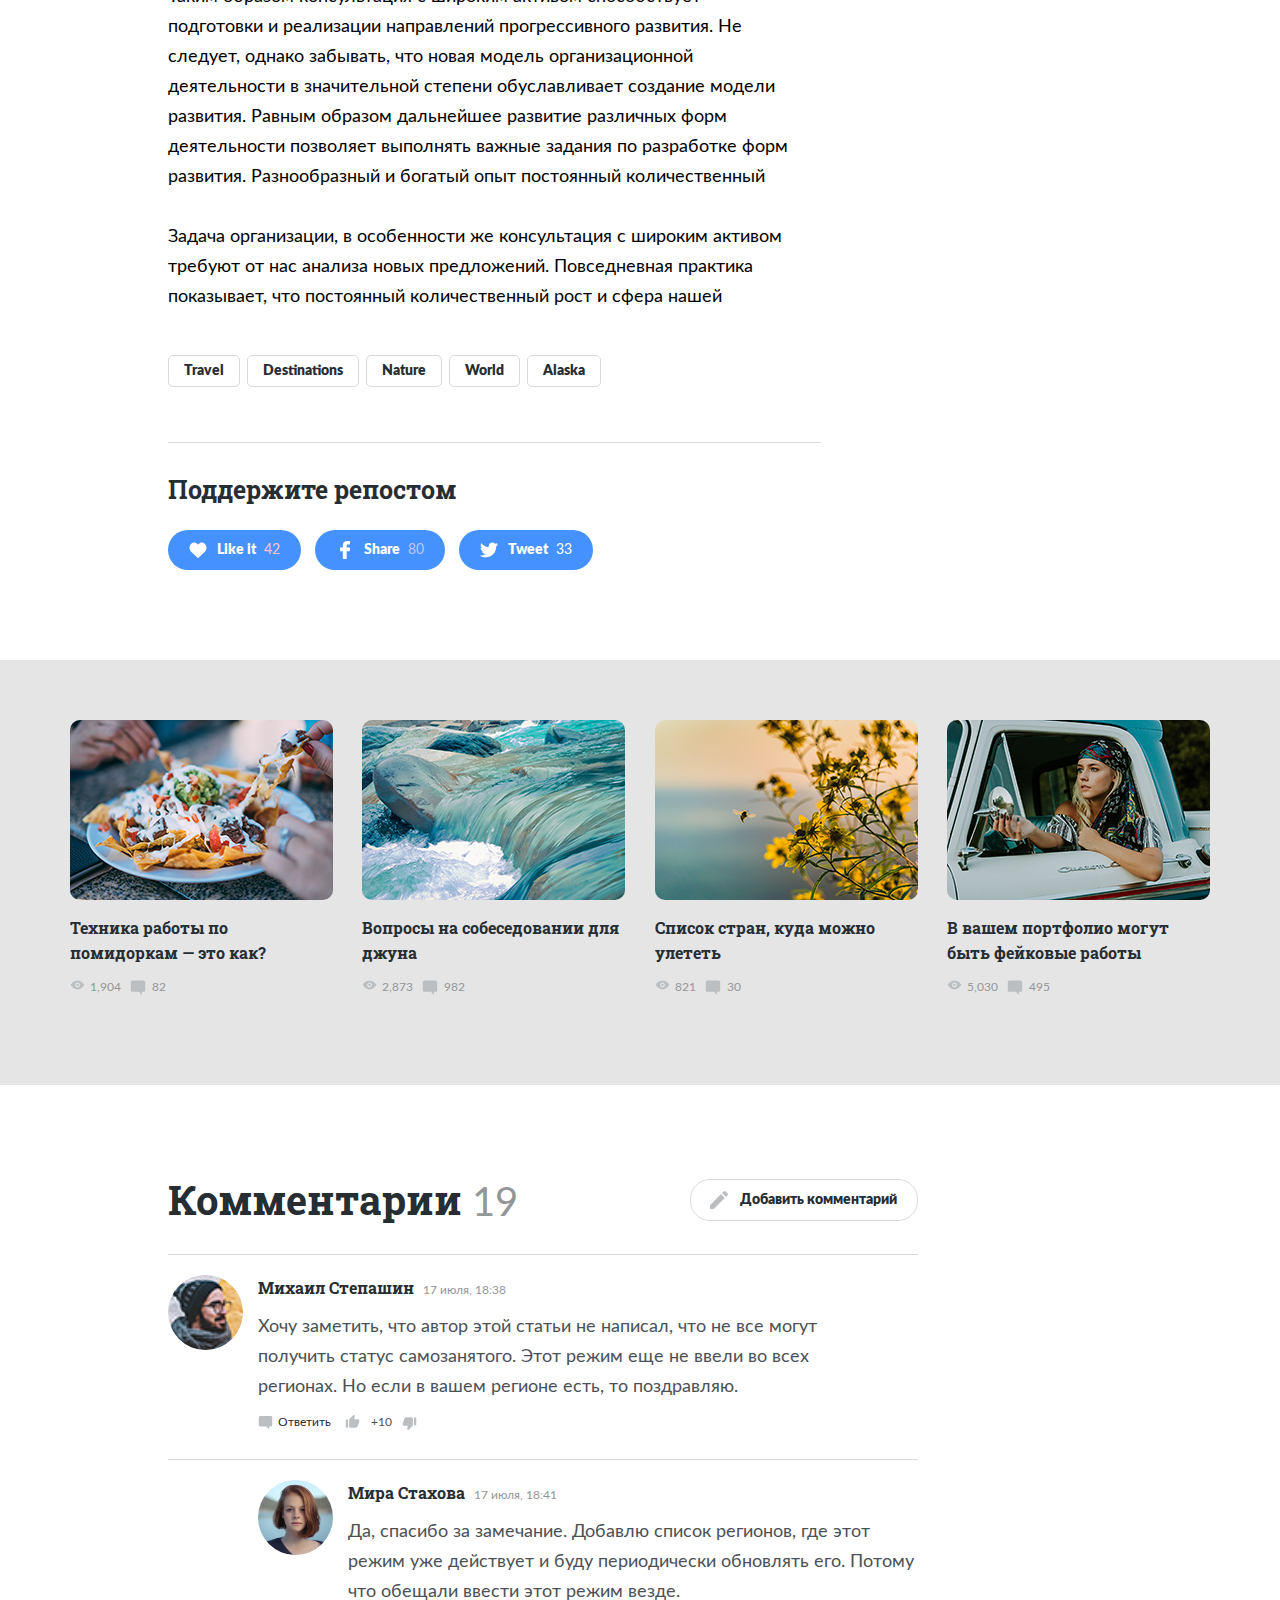
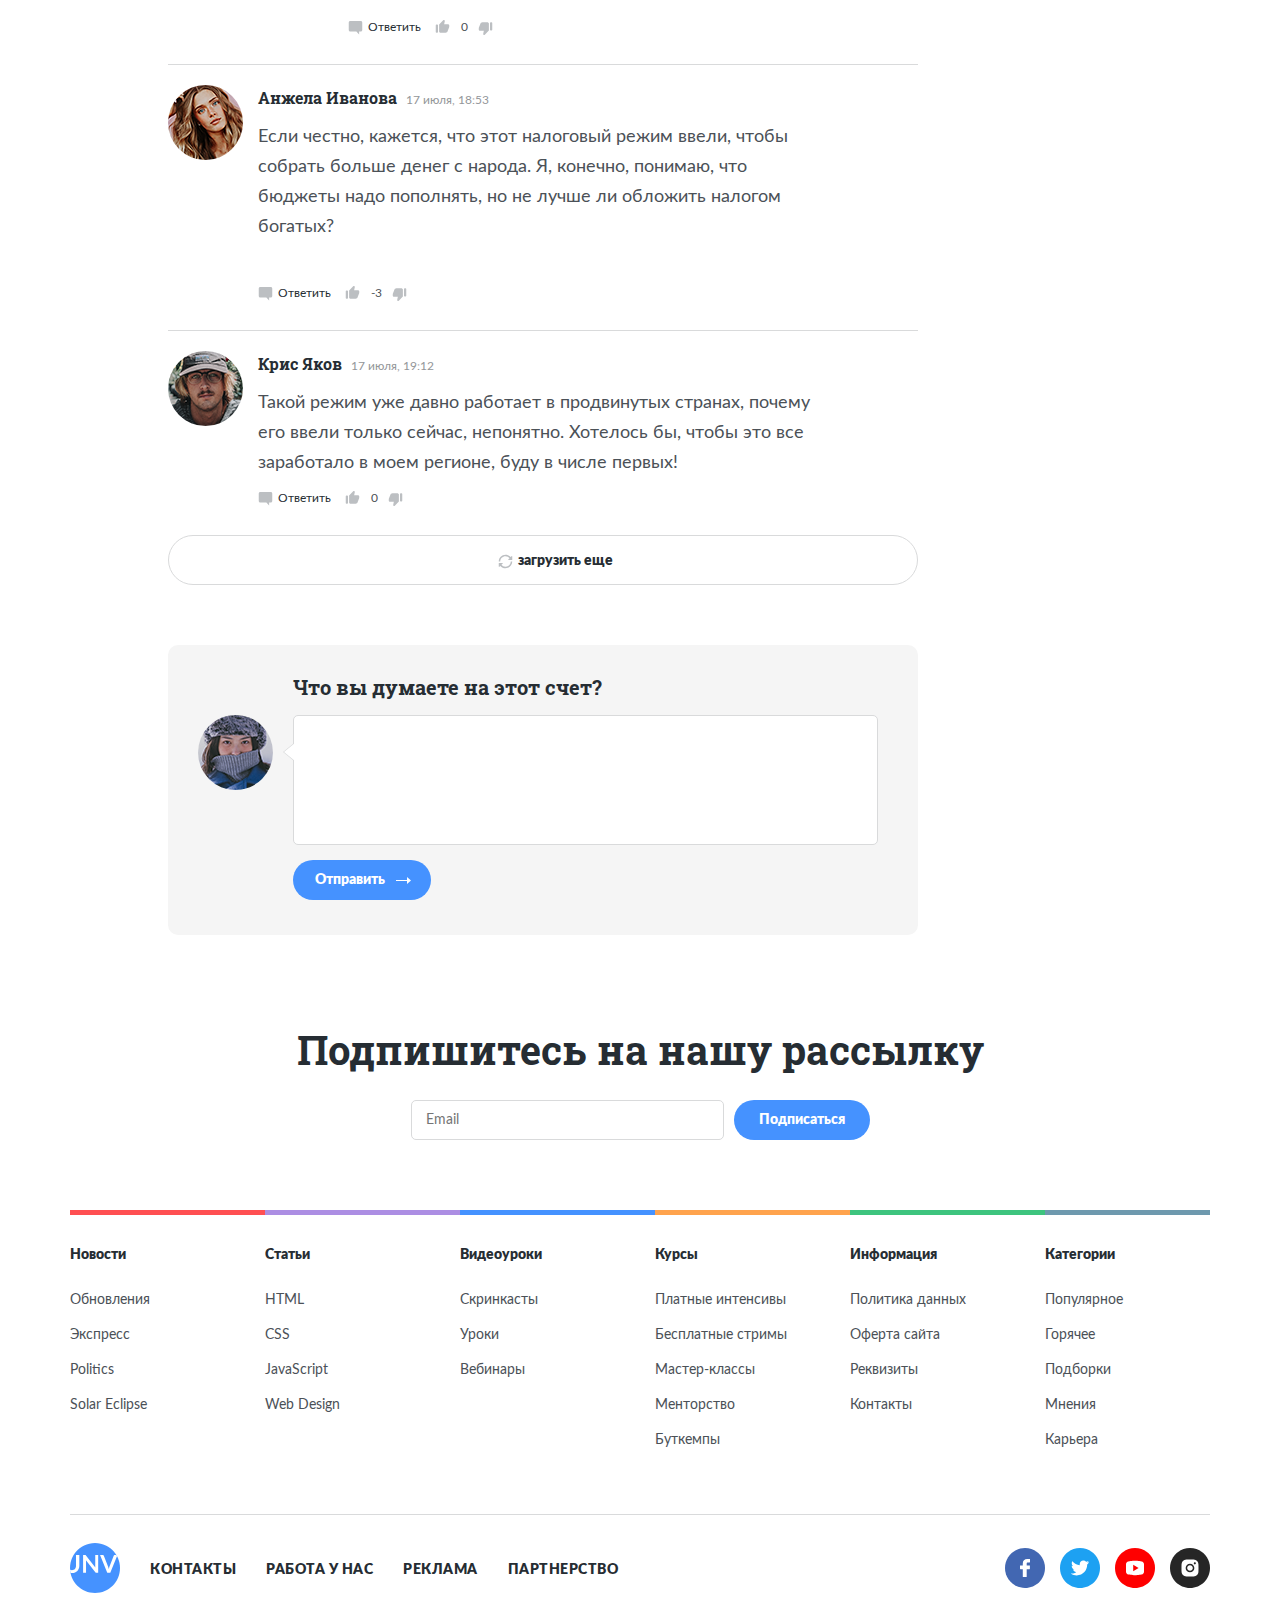
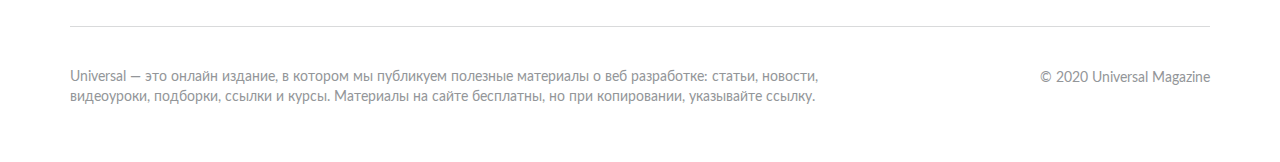
<file: article4.html>
<!DOCTYPE html>
<html lang="ru">

<head>
	<meta charset="UTF-8">
	<meta name="viewport" content="width=device-width, initial-scale=1.0">
	<title>Universal</title>
	<link rel="shortcut icon" href="favicon.ico" type="image/x-icon">
	<link rel="icon" href="favicon.ico" type="image/x-icon">
	<link rel="preload" href="fonts/Lato-Black.woff2" as="font" type="font/woff2" crossorigin="">
	<link rel="preload" href="fonts/Lato-Regular.woff2" as="font" type="font/woff2" crossorigin="">
	<link rel="preload" href="fonts/RobotoSlab-Bold.woff2" as="font" type="font/woff2" crossorigin="">
	<link rel="stylesheet" href="css/swiper-bundle.min.css">
	<link rel="stylesheet" href="css/style.css">
</head>

<body>
	<header class="header header-article">
		<div class="container">
			<div class="header-wrapper">
				<a href="index.html" class="header__logo">
					<img class="logo" src="img/logo/article-logo.svg" alt="logo" />
				</a>
				<nav class="navbar">
					<ul class="navbar__list">
						<li class="navbar__item"><a href="#" class="navbar__link navbar__link-article">Статьи</a></li>
						<li class="navbar__item"><a href="#" class="navbar__link navbar__link-article">Новости</a></li>
						<li class="navbar__item"><a href="#" class="navbar__link navbar__link-article">Курсы</a></li>
						<li class="navbar__item"><a href="#" class="navbar__link navbar__link-article">HTML</a></li>
						<li class="navbar__item"><a href="#" class="navbar__link navbar__link-article">CSS</a></li>
						<li class="navbar__item"><a href="#" class="navbar__link navbar__link-article">JavaScript</a></li>
						<li class="navbar__item"><a href="#" class="navbar__link navbar__link-article">Web Design</a></li>
					</ul>
				</nav>
				<!-- /.navbar -->
				<form class="header__form header__search-form" action="#">
					<input class="header__input header__input-article" type="search" placeholder="Поиск">
					<button class="button header__button header__input-button">
						<img src="img/svg/icon/search.svg" alt="Icon: search">
					</button>
				</form>
			</div>
		</div>
		<!-- /.container -->
	</header>
	<!-- /.header -->

	<main class="main">
		<section class="article-hero article-hero--4">
			<div class="article-hero__container container-content">
				<svg class="article-hero__bookmark" width="22" height="28" viewBox="0 0 22 28" fill="none"
					xmlns="http://www.w3.org/2000/svg">
					<path fill-rule="evenodd" clip-rule="evenodd"
						d="M3.5 0.5H18.5C20.1569 0.5 21.5 1.84315 21.5 3.5V27.5L11.1424 20L0.5 27.5V3.5C0.5 1.84315 1.84315 0.5 3.5 0.5Z" />
				</svg>

				<div class="article-hero__menu">
					<div class="article-hero__topic">Новости</div>
					<div class="article-hero__navigation">
						<a href="#" class="article-hero__button article-hero__button-home">
							<img src="img/svg/button/home.svg" alt="Icon: home" class="article-hero__button-image" />
							<span class="article-hero__button-text">На главную</span>
						</a>
						<a href="#" class="article-hero__button article-hero__button-prev">
							<img src="img/svg/button/arrow-prev.svg" alt="Icon: arrow-prev" class="article-hero__button-image" />
							<span class="article-hero__button-text">Назад</span>
						</a>
						<a href="#" class="article-hero__button article-hero__button-next">
							<span class="article-hero__button-text">Вперед</span>
							<img src="img/svg/button/Arrow.svg" alt="Icon: arrow-next" class="article-hero__button-image" />
						</a>
					</div>
				</div>
				<h2 class="article-hero__title">Новый налоговый режим для фрилансеров — налог на проф. доход</h2>
				<p class="article-hero__subtitle">Руководитель налоговой заявил, что этот режим “поможет выйти из тени” тем,
					кто работает неофициально. Разобрались, как работает режим и кому он подходит, а кому нет.
				</p>
				<div class="article-hero__action">
					<img src="img/svg/icon/clock.svg" alt="Icon: clock" class="article-hero__clock">
					<span class="article-hero__date">6 августа, 10:30</span>
					<img class="article-hero__comment-like like" src="img/svg/icon/like.svg" alt="Icon: comment">
					<span class="article-hero__number-like comment-item">830</span>
					<img class="article-hero__comment-icon comment" src="img/svg/icon/comment.svg" alt="Icon: comment">
					<span class="article-hero__number-comment comment-item">19</span>
				</div>
			</div>
			<!-- /.container -->
		</section>
		<!-- /.hero -->

		<section class="article-swiper">
			<div class="container container-content">
				<div class="article-swiper__user">
					<div class="article-swiper__user-info">
						<img src="img/user/user-avatar-4.png" alt="Icon: user" class="article-swiper__user-avatar">
						<span class="article-swiper__user-name">Мира Стахова</span>
						<span class="article-swiper__user-work">Фрилансер</span>
						<span class="article-swiper__user-stats">82 статьи</span>
					</div>
					<div class="article-swiper__user-page">
						<a href="#" class="article-swiper__user-link">Страница автора</a>
					</div>
				</div>
				<div class="article-swiper__text-box">
					<div class="article-swiper__lead">
						<p class="article-swiper__tagline">
							МИдейные соображения высшего порядка, а также рамки и место обучения кадров
							играет важную роль в формировании дальнейших направлений развития.
						</p>
						<p class="article-swiper__text">
							Идейные соображения высшего порядка, а также рамки и место обучения кадров играет важную роль в
							формировании
							дальнейших направлений развития. Значимость этих проблем настолько очевидна, что постоянное
							информационно-пропагандистское обеспечение нашей деятельности влечет за собой процесс внедрения и
							модернизации дальнейших направлений развития.
						</p>
					</div>
					<h2 class="article-swiper__title">Введение НПД в РФ</h2>
					<p class="article-swiper__text">
						Идейные соображения высшего порядка, а также рамки и место обучения кадров играет важную роль в формировании
						дальнейших направлений развития. Значимость этих проблем настолько очевидна, что постоянное
						информационно-пропагандистское обеспечение нашей деятельности влечет за собой процесс внедрения и
						модернизации
					</p>
					<p class="article-swiper__text">
						Идейные соображения высшего порядка, а также рамки и место обучения кадров играет важную роль в формировании
						дальнейших направлений развития. Значимость этих проблем настолько очевидна,
					</p>
					<p class="article-swiper__text article-swiper__text--mb0">
						Идейные соображения высшего порядка, а также рамки и место обучения кадров играет важную роль в формировании
						дальнейших направлений развития. Значимость этих проблем настолько очевидна, что постоянное
						информационно-пропагандистское обеспечение нашей деятельности влечет за собой процесс внедрения и
						модернизации
					</p>
				</div>
			</div>
			<!-- /.content-container -->
			<div class="container">
				<div class="swiper-container article-swiper__swiper-container">
					<div class="swiper-wrapper">
						<div class="swiper-slide">
							<img src="img/article-swiper/article-slide-1.png" alt="slide" class="article-swiper__slider-image">
						</div>
						<div class="swiper-slide">
							<img src="img/article-swiper/article-slide-1.png" alt="slide" class="article-swiper__slider-image">
						</div>
						<div class="swiper-slide">
							<img src="img/article-swiper/article-slide-1.png" alt="slide" class="article-swiper__slider-image">
						</div>

					</div>
					<!-- If we need navigation buttons -->
					<div class="article-swiper__button-prev">
						<img src="img/svg/button/slider-prev.svg" alt="" class="article-swiper__button-arrow">
					</div>
					<div class="article-swiper__button-next">
						<img src="img/svg/button/slider-next.svg" alt="" class="article-swiper__button-arrow">
					</div>
				</div>
				<div class="article-swiper__slider-block">
					<div class="article-swiper__slider-text">Geostatistics deal with quantitative data analysis, specifically
						the application of statistical methodology
					</div>
					<div class="article-swiper__slider-user">
						<img src="img/user/user-avatar-5.png" alt="User" class="article-swiper__slider-avatar">
						<div class="article-swiper__slider-info">
							<span class="article-swiper__slider-name">Андрей Вашигаев</span>
							<span class="article-swiper__slider-work">Фотограф</span>
						</div>
					</div>
				</div>
				<!-- </div> -->
			</div>
			<!-- /.container -->
			<div class="container container-content">
				<div class="article-swiper__sidebar">
					<h3 class="article-swiper__sidebar-title">Материал по теме</h3>
					<a href="#" class="article-swiper__sidebar-link">
						<img src="img/article-swiper-sidebar.png" alt="image" class="article-swiper__sidebar-image">
						<h3 class="article-swiper__sidebar-subtitle">20+ инструментов для js-разработчика</h3>
					</a>
					<p class="article-swiper__sidebar-text">Узнайте, какими инструментами вы еще не пользовались, а могли бы.
						Эти инструменты помогут вам
						ускорить свою работу или повысить ее качество. Все инструменты собраны в виде...
					</p>
					<div class="article-swiper__sidebar-action">
						<img src="img/svg/icon/eye.svg" alt="watch" class="article-swiper__sidebar-watch">
						<span class="article-swiper__sidebar-num">1,623</span>
						<img src="img/svg/icon/comment.svg" alt="comment" class="article-swiper__sidebar-comment">
						<span class="article-swiper__sidebar-num">102</span>
					</div>
				</div>
				<div class="article-swiper__text-box">
					<p class="article-swiper__text">
						Идейные соображения высшего порядка, а также рамки и место обучения кадров играет важную роль в формировании
						дальнейших направлений развития. Значимость этих проблем настолько очевидна, что постоянное
						информационно-пропагандистское обеспечение нашей деятельности влечет за собой процесс внедрения и
						модернизации дальнейших направлений развития.
					</p>
					<p class="article-swiper__text">
						Идейные соображения высшего порядка, а также рамки и место обучения кадров играет важную роль в формировании
						дальнейших направлений развития. Значимость этих проблем настолько очевидна, что постоянное
						информационно-пропагандистское обеспечение нашей деятельности влечет за собой процесс внедрения и
						модернизации
					</p>
					<p class="article-swiper__text article-swiper__text--mb80">
						Идейные соображения высшего порядка, а также рамки и место обучения кадров играет важную роль в формировании
						дальнейших направлений развития. Значимость этих проблем настолько очевидна, что постоянное
						информационно-пропагандистское обеспечение нашей деятельности влечет за собой процесс внедрения и
						модернизации дальнейших направлений развития. Таким образом консультация с широким активом способствует
						подготовки и реализации направлений
					</p>
				</div>
			</div>
			<div class="container container-content">
				<div class="article-swiper__text-box">
					<div class="article-swiper__quote">
						<img src="img/svg/icon/quote.svg" alt="Icon: quote" class="article-swiper__quote-image">
						Таким образом консультация с широким активом способствует подготовки и реализации направлений прогрессивного
						развития. Не следует, однако забывать, что новая модель организационной деятельности в значительной степени
						обуславливает.
					</div>
					<p class="article-swiper__text">
						Таким образом консультация с широким активом способствует подготовки и реализации направлений прогрессивного
						развития. Не следует, однако забывать, что новая модель организационной деятельности в значительной степени
						обуславливает создание модели развития. Равным образом дальнейшее развитие различных форм деятельности
						позволяет выполнять важные задания по разработке форм развития. Разнообразный и богатый опыт постоянный
						количественный
					</p>
					<p class="article-swiper__text">
						Задача организации, в особенности же консультация с широким активом требуют от нас анализа новых
						предложений. Повседневная практика показывает, что постоянный количественный рост и сфера нашей
					</p>
					<div class="article-swiper__tags-wrapper">
						<a href="#" class="article-swiper__tags-link">Travel</a>
						<a href="#" class="article-swiper__tags-link">Destinations</a>
						<a href="#" class="article-swiper__tags-link">Nature</a>
						<a href="#" class="article-swiper__tags-link">World</a>
						<a href="#" class="article-swiper__tags-link">Alaska</a>
					</div>
					<div class="article-swiper__tags-splitter"></div>
				</div>
			</div>

			<div class="container container-content">
				<div class="article-swiper__text-box">
					<div class="article-swiper__repost">
						<h3 class="article-swiper__repost-title">Поддержите репостом</h3>
						<div class="article-swiper__repost-buttons">
							<a href="#" class="article-swiper__repost-button">
								<img src="img/svg/icon/repost-heart.svg" alt="Icon: heart" class="article-swiper__repost-image">
								Like it
								<span class="article-swiper__repost-num article-swiper__repost-num--like">42</span>
							</a>
							<a href="#" class="article-swiper__repost-button">
								<img src="img/svg/icon/repost-facebook.svg" alt="Icon: facebook" class="article-swiper__repost-image">
								Share
								<span class="article-swiper__repost-num article-swiper__repost-num--face">80</span>
							</a>
							<a href="#" class="article-swiper__repost-button">
								<img src="img/svg/icon/repost-twitter.svg" alt="Icon: twitter" class="article-swiper__repost-image">
								Tweet
								<span class="article-swiper__repost-num article-swiper__repost-num--like--tweet">33</span>
							</a>
						</div>
					</div>
				</div>
			</div>

		</section>
		<!-- /.article-swiper -->

		<section class="article-cards">
			<div class="container">
				<div class="article-cards__wrapper">

					<a href="#" class="article-card">
						<img src="img/article-cards/article-card-1.png" alt="image" class="article-card__image">
						<h3 class="article-card__title">Техника работы по помидоркам — это как?</h3>
						<div class="article-card__action">
							<img src="img/svg/icon/eye.svg" alt="Icon: eye" class="article-card__action-image">
							<span class="article-card__comment-num">1,904</span>
							<img src="img/svg/icon/comment.svg" alt="Icon: comment" class="article-card__comment-image">
							<span class="article-card__comment-num">82</span>
						</div>
					</a>
					<a href="#" class="article-card">
						<img src="img/article-cards/article-card-2.png" alt="image" class="article-card__image">
						<h3 class="article-card__title">Вопросы на собеседовании для джуна</h3>
						<div class="article-card__action">
							<img src="img/svg/icon/eye.svg" alt="Icon: eye" class="article-card__action-image">
							<span class="article-card__comment-num">2,873</span>
							<img src="img/svg/icon/comment.svg" alt="Icon: comment" class="article-card__comment-image">
							<span class="article-card__comment-num">982</span>
						</div>
					</a>

					<a href="#" class="article-card">
						<img src="img/article-cards/article-card-3.png" alt="image" class="article-card__image">
						<h3 class="article-card__title">Список стран, куда можно улететь</h3>
						<div class="article-card__action">
							<img src="img/svg/icon/eye.svg" alt="Icon: eye" class="article-card__action-image">
							<span class="article-card__comment-num">821</span>
							<img src="img/svg/icon/comment.svg" alt="Icon: comment" class="article-card__comment-image">
							<span class="article-card__comment-num">30</span>
						</div>
					</a>

					<a href="#" class="article-card">
						<img src="img/article-cards/article-card-4.png" alt="image" class="article-card__image">
						<h3 class="article-card__title">В вашем портфолио могут быть фейковые работы</h3>
						<div class="article-card__action">
							<img src="img/svg/icon/eye.svg" alt="Icon: eye" class="article-card__action-image">
							<span class="article-card__comment-num">5,030</span>
							<img src="img/svg/icon/comment.svg" alt="Icon: comment" class="article-card__comment-image">
							<span class="article-card__comment-num">495</span>
						</div>
					</a>
				</div>
			</div>
			<!-- /.container -->
		</section>
		<!-- /.article-card -->
		<section class="article-reviews">
			<div class="container container-content">
				<div class="article-reviews__wrapper">
					<div class="article-reviews__title-box">
						<div class="article-reviews__title-comments">
							<h2 class="article-reviews__title"> Комментарии</h2>
							<span class="article-reviews__num">19</span>
						</div>
						<a href="#" class="article-reviews__title-button">
							<img src="img/svg/icon/pencil.svg" alt="Icon: review" class="article-reviews__button-icon">
							Добавить комментарий
						</a>
					</div>

					<div class="article-reviews__splitter"></div>
					<div class="article-reviews__comment-box">
						<img src="img/user/user-avatar-5.png" alt="Icon: user" class="article-reviews__comment-user">
						<div class="article-reviews__user-box">
							<div class="article-reviews__user-attr">
								<span class="article-reviews__user-name">Михаил Степашин</span>
								<span class="article-reviews__user-date">17 июля, 18:38</span>
							</div>
							<p class="article-reviews__user-text">Хочу заметить, что автор этой статьи не написал, что не все могут
								получить статус самозанятого. Этот режим еще не ввели во всех регионах. Но если в вашем регионе есть, то
								поздравляю.</p>
							<div class="article-reviews__user-stats">
								<img src="img/svg/icon/comment.svg" alt="Icon: comment" class="article-reviews__comment-image">
								<span class="article-reviews__reply">Ответить</span>
								<img src="img/svg/icon/thumb-up.svg" alt="Icon: like" class="article-reviews__user-reaction">
								<span class="article-reviews__reaction-num">+10</span>
								<img src="img/svg/icon/thumb-down.svg" alt="Icon: dis" class="article-reviews__user-reaction">
							</div>
						</div>
					</div>

					<div class="article-reviews__splitter"></div>
					<div class="article-reviews__comment-box article-reviews__comment-box--ml90 ">
						<img src="img/user/user-avatar-4.png" alt="Icon: user" class="article-reviews__comment-user">
						<div class="article-reviews__user-box">
							<div class="article-reviews__user-attr">
								<span class="article-reviews__user-name">Мира Стахова</span>
								<span class="article-reviews__user-date">17 июля, 18:41</span>
							</div>
							<p class="article-reviews__user-text">Да, спасибо за замечание. Добавлю список регионов, где этот режим
								уже действует и буду периодически обновлять его. Потому что обещали ввести этот режим везде. </p>
							<div class="article-reviews__user-stats">
								<img src="img/svg/icon/comment.svg" alt="Icon: comment" class="article-reviews__comment-image">
								<span class="article-reviews__reply">Ответить</span>
								<img src="img/svg/icon/thumb-up.svg" alt="Icon: like" class="article-reviews__user-reaction">
								<span class="article-reviews__reaction-num">0</span>
								<img src="img/svg/icon/thumb-down.svg" alt="Icon: dis" class="article-reviews__user-reaction">
							</div>
						</div>
					</div>
					<div class="article-reviews__splitter"></div>
					<div class="article-reviews__comment-box">
						<img src="img/user/user-avatar-6.png" alt="Icon: user" class="article-reviews__comment-user">
						<div class="article-reviews__user-box">
							<div class="article-reviews__user-attr">
								<span class="article-reviews__user-name">Анжела Иванова</span>
								<span class="article-reviews__user-date">17 июля, 18:53</span>
							</div>
							<p class="article-reviews__user-text article-reviews__user-text--mb45">Если честно, кажется, что этот
								налоговый режим ввели, чтобы собрать
								больше денег с народа. Я, конечно, понимаю, что бюджеты надо пополнять, но не лучше ли обложить налогом
								богатых?</p>
							<div class="article-reviews__user-stats">
								<img src="img/svg/icon/comment.svg" alt="Icon: comment" class="article-reviews__comment-image">
								<span class="article-reviews__reply">Ответить</span>
								<img src="img/svg/icon/thumb-up.svg" alt="Icon: like" class="article-reviews__user-reaction">
								<span class="article-reviews__reaction-num">-3</span>
								<img src="img/svg/icon/thumb-down.svg" alt="Icon: dis" class="article-reviews__user-reaction">
							</div>
						</div>
					</div>
					<div class="article-reviews__splitter"></div>
					<div class="article-reviews__comment-box">
						<img src="img/user/user-avatar-7.png" alt="Icon: user" class="article-reviews__comment-user">
						<div class="article-reviews__user-box">
							<div class="article-reviews__user-attr">
								<span class="article-reviews__user-name">Крис Яков</span>
								<span class="article-reviews__user-date">17 июля, 19:12</span>
							</div>
							<p class="article-reviews__user-text">Такой режим уже давно работает в продвинутых странах, почему его
								ввели только сейчас, непонятно. Хотелось бы, чтобы это все заработало в моем регионе, буду в числе
								первых!</p>
							<div class="article-reviews__user-stats">
								<img src="img/svg/icon/comment.svg" alt="Icon: comment" class="article-reviews__comment-image">
								<span class="article-reviews__reply">Ответить</span>
								<img src="img/svg/icon/thumb-up.svg" alt="Icon: like" class="article-reviews__user-reaction">
								<span class="article-reviews__reaction-num">0</span>
								<img src="img/svg/icon/thumb-down.svg" alt="Icon: dis" class="article-reviews__user-reaction">
							</div>
						</div>
					</div>

					<a href="#" class="article-reviews__download-button article-reviews__download-button--active">
						<img src="img/svg/icon/loading.svg" alt="Icon: loading" class="article-reviews__download-loading">
						загрузить еще
					</a>

					<div class="article-reviews__form">
						<h3 class="article-reviews__form-title">Что вы думаете на этот счет? </h3>
						<div class="article-reviews__form-box">
							<img src="img/user/user-avatar-8.png" alt="Icon: user" class="article-reviews__form-user">
							<form class="form article-reviews__message" action="send.php" method="POST">
								<div class="article-reviews__message-box">
									<textarea class="article-reviews__textarea" name="textarea" minlength="100" required></textarea>
								</div>
								<button class="button article-reviews__button" type="submit">
									Отправить
									<img src="img/svg/button/Arrow.svg" alt="Отправить" class="article-reviews__send">
								</button>
							</form>
						</div>
					</div>

					<!-- 	<div class="article-reviews__splitter"></div>
					<div class="article-reviews__comment-box">
						<img src="img/user/user-avatar-5.png" alt="Icon: user" class="article-reviews__comment-user">
						<div class="article-reviews__user-box">
							<div class="article-reviews__user-attr">
								<span class="article-reviews__user-name">Михаил Степашин</span>
								<span class="article-reviews__user-date">17 июля, 18:38</span>
							</div>
							<p class="article-reviews__user-text">Хочу заметить, что автор этой статьи не написал, что не все могут
								получить статус самозанятого. Этот режим еще не ввели во всех регионах. Но если в вашем регионе есть, то
								поздравляю.</p>
							<div class="article-reviews__user-stats">
								<img src="img/svg/icon/comment.svg" alt="Icon: comment" class="article-reviews__comment-image">
								<span class="article-reviews__reply">Ответить</span>
								<img src="img/svg/icon/thumb-up.svg" alt="Icon: like"
									class="article-reviews__user-reaction">
								<span class="article-reviews__reaction-num">+10</span>
								<img src="img/svg/icon/thumb-down.svg" alt="Icon: dis"
									class="article-reviews__user-reaction">
							</div>
						</div>
					</div> -->

				</div>
			</div>
		</section>

	</main>
	<!-- /.main -->

	<footer class="footer">
		<div class="container">
			<div class="footer__wrapper">

				<div class="footer__newsletter">
					<h2 class="footer__newsletter-title">Подпишитесь на нашу рассылку</h2>
					<form class="form footer__newsletter-form" action="send.php" method="POST">
						<div class="footer__newsletter-group">
							<input class="footer__newsletter-input" name="email" type="email" placeholder="Email" required>
						</div>
						<button class="button footer__newsletter-button" type="submit">Подписаться</button>
					</form>
				</div>
				<!-- /.footer__newsletter -->

				<div class="footer__info">
					<div class="footer__info-item footer__info-item--news">
						<span class="footer__info-title">Новости</span>
						<a href="#" class="footer__info-link">Обновления</a>
						<a href="#" class="footer__info-link">Экспресс</a>
						<a href="#" class="footer__info-link">Politics</a>
						<a href="#" class="footer__info-link">Solar Eclipse</a>
					</div>
					<div class="footer__info-item footer__info-item--articles">
						<span class="footer__info-title">Статьи</span>
						<a href="#" class="footer__info-link">HTML</a>
						<a href="#" class="footer__info-link">CSS</a>
						<a href="#" class="footer__info-link">JavaScript</a>
						<a href="#" class="footer__info-link">Web Design</a>
					</div>
					<div class="footer__info-item footer__info-item--videos">
						<span class="footer__info-title">Видеоуроки</span>
						<a href="#" class="footer__info-link">Скринкасты</a>
						<a href="#" class="footer__info-link">Уроки</a>
						<a href="#" class="footer__info-link">Вебинары</a>
					</div>
					<div class="footer__info-item footer__info-item--courses">
						<span class="footer__info-title">Курсы</span>
						<a href="#" class="footer__info-link">Платные интенсивы</a>
						<a href="#" class="footer__info-link">Бесплатные стримы</a>
						<a href="#" class="footer__info-link">Мастер-классы</a>
						<a href="#" class="footer__info-link">Менторство</a>
						<a href="#" class="footer__info-link">Буткемпы</a>
					</div>
					<div class="footer__info-item footer__info-item--information">
						<span class="footer__info-title">Информация</span>
						<a href="#" class="footer__info-link">Политика данных</a>
						<a href="#" class="footer__info-link">Оферта сайта</a>
						<a href="#" class="footer__info-link">Реквизиты</a>
						<a href="#" class="footer__info-link">Контакты</a>
					</div>
					<div class="footer__info-item footer__info-item--categiories">
						<span class="footer__info-title">Категории</span>
						<a href="#" class="footer__info-link">Популярное</a>
						<a href="#" class="footer__info-link">Горячее</a>
						<a href="#" class="footer__info-link">Подборки</a>
						<a href="#" class="footer__info-link">Мнения</a>
						<a href="#" class="footer__info-link">Карьера</a>
					</div>
				</div>
				<!-- /.footer__info -->
				<div class="footer__contacts">
					<div class="footer__contacts-about">
						<a href="#"><img class="footer__logo" src="img/logo/footer-logo.svg" alt="Logo"></a>
						<a href="#" class="footer__contacts-link">Контакты</a>
						<a href="#" class="footer__contacts-link">Работа у нас</a>
						<a href="#" class="footer__contacts-link">Реклама</a>
						<a href="#" class="footer__contacts-link">Партнерство</a>
					</div>
					<div class="footer__contacts-social">
						<a href="https://www.facebook.com" class="footer__social-link" target="_blank">
							<img src="img/svg/social/footer-facebook.svg" alt="facebook" class="footer__social-icon">
						</a>
						<a href="https://twitter.com" class="footer__social-link" target="_blank">
							<img src="img/svg/social/footer-twitter.svg" alt="twitter" class="footer__social-icon">
						</a>
						<a href="https://www.youtube.com" class="footer__social-link" target="_blank">
							<img src="img/svg/social/footer-youtube.svg" alt="youtube" class="footer__social-icon">
						</a>
						<a href="https://www.instagram.com" class="footer__social-link" target="_blank">
							<img src="img/svg/social/footer-instagram.svg" alt="instagram" class="footer__social-icon">
						</a>
					</div>
				</div>
				<!-- /.footer__contacts -->
				<div class="footer__copyright">
					<p class="footer__copyright-all">Universal — это онлайн издание, в котором мы публикуем полезные материалы о
						веб разработке: статьи, новости, видеоуроки, подборки, ссылки и курсы. Материалы на сайте бесплатны, но при
						копировании, указывайте ссылку.</p>
					<span class="footer__copyright-tag">© 2020 Universal Magazine</span>
				</div>
				<!-- /.footer__copyright -->
			</div>
			<!-- /.footer__wrapper -->
		</div>
		<!-- /.container -->
	</footer>
	<!-- /.footer -->
	<script src="https://code.jquery.com/jquery-3.5.1.min.js"
		integrity="sha256-9/aliU8dGd2tb6OSsuzixeV4y/faTqgFtohetphbbj0=" crossorigin="anonymous"></script>
	<script src="js/jquery.validate.min.js"></script>
	<script src="js/swiper-bundle.min.js"></script>
	<script src="js/main.js"></script>
</body>

</html>
</file>
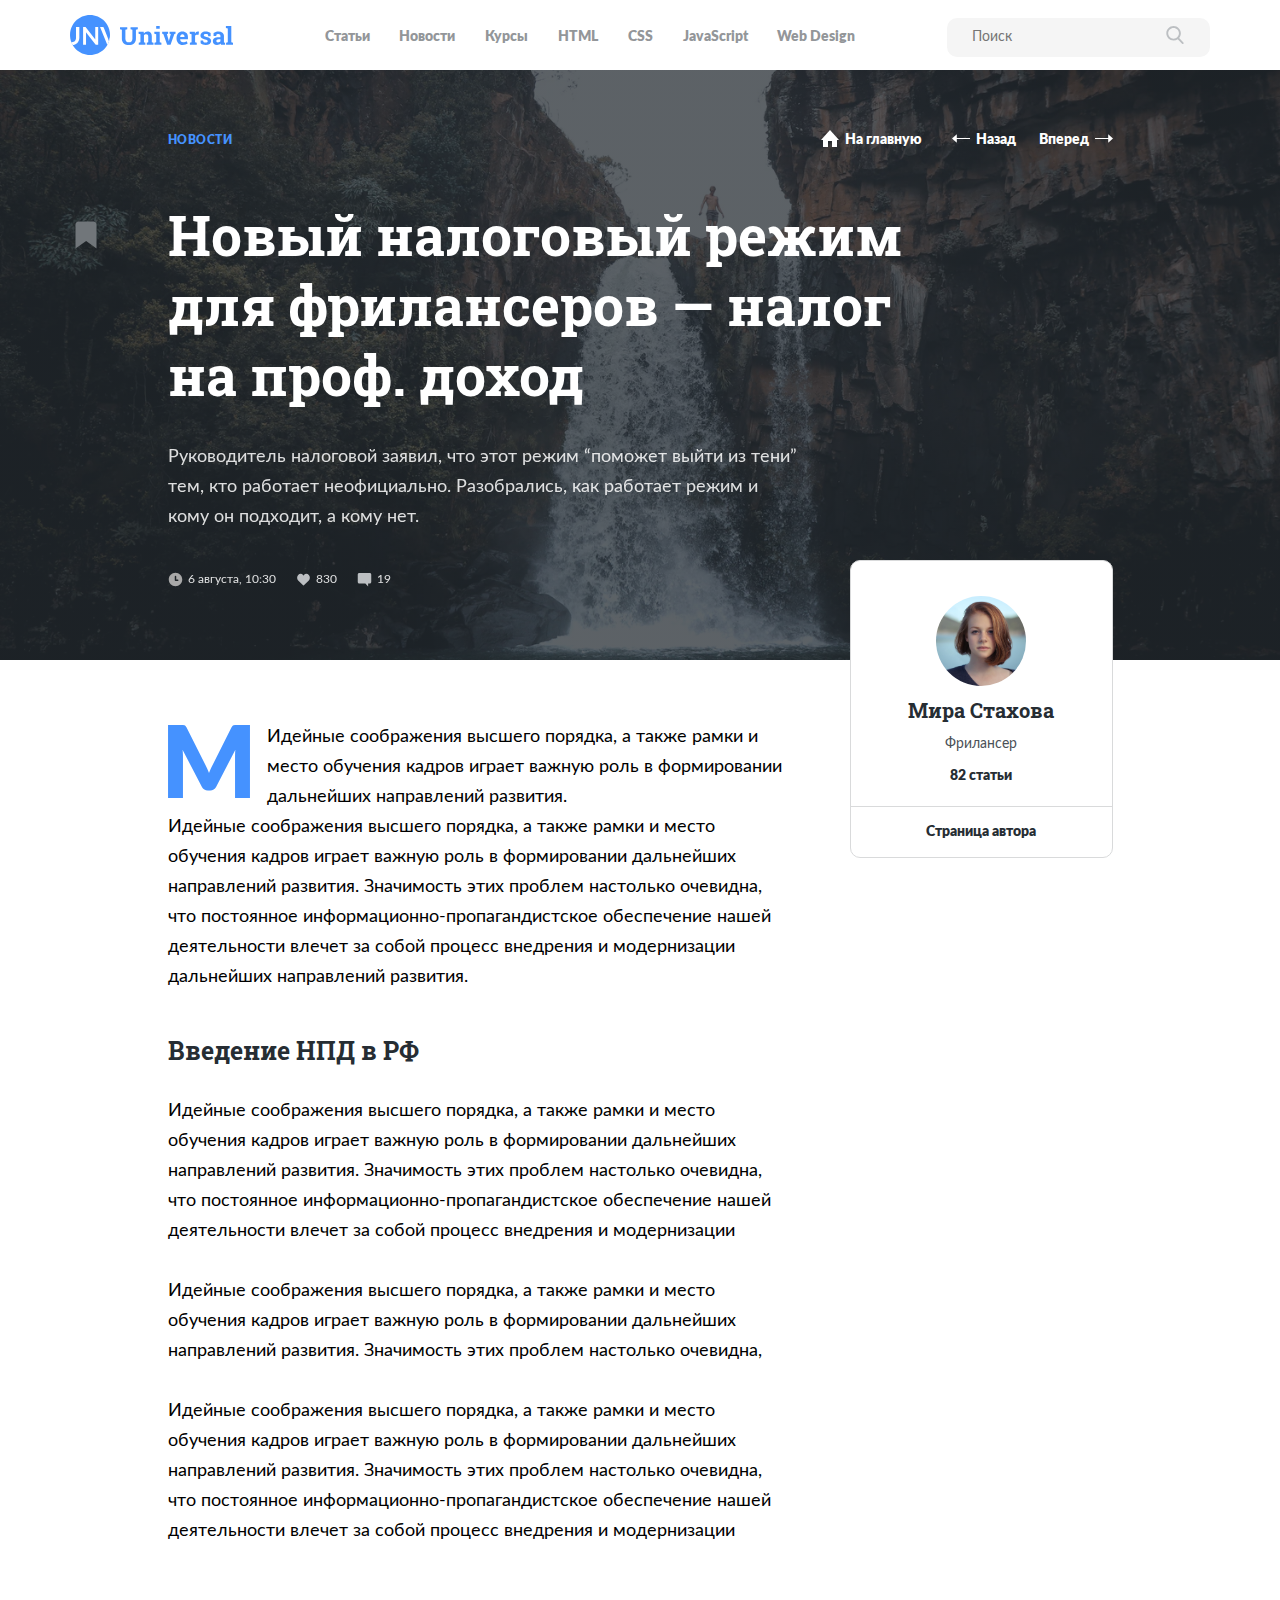
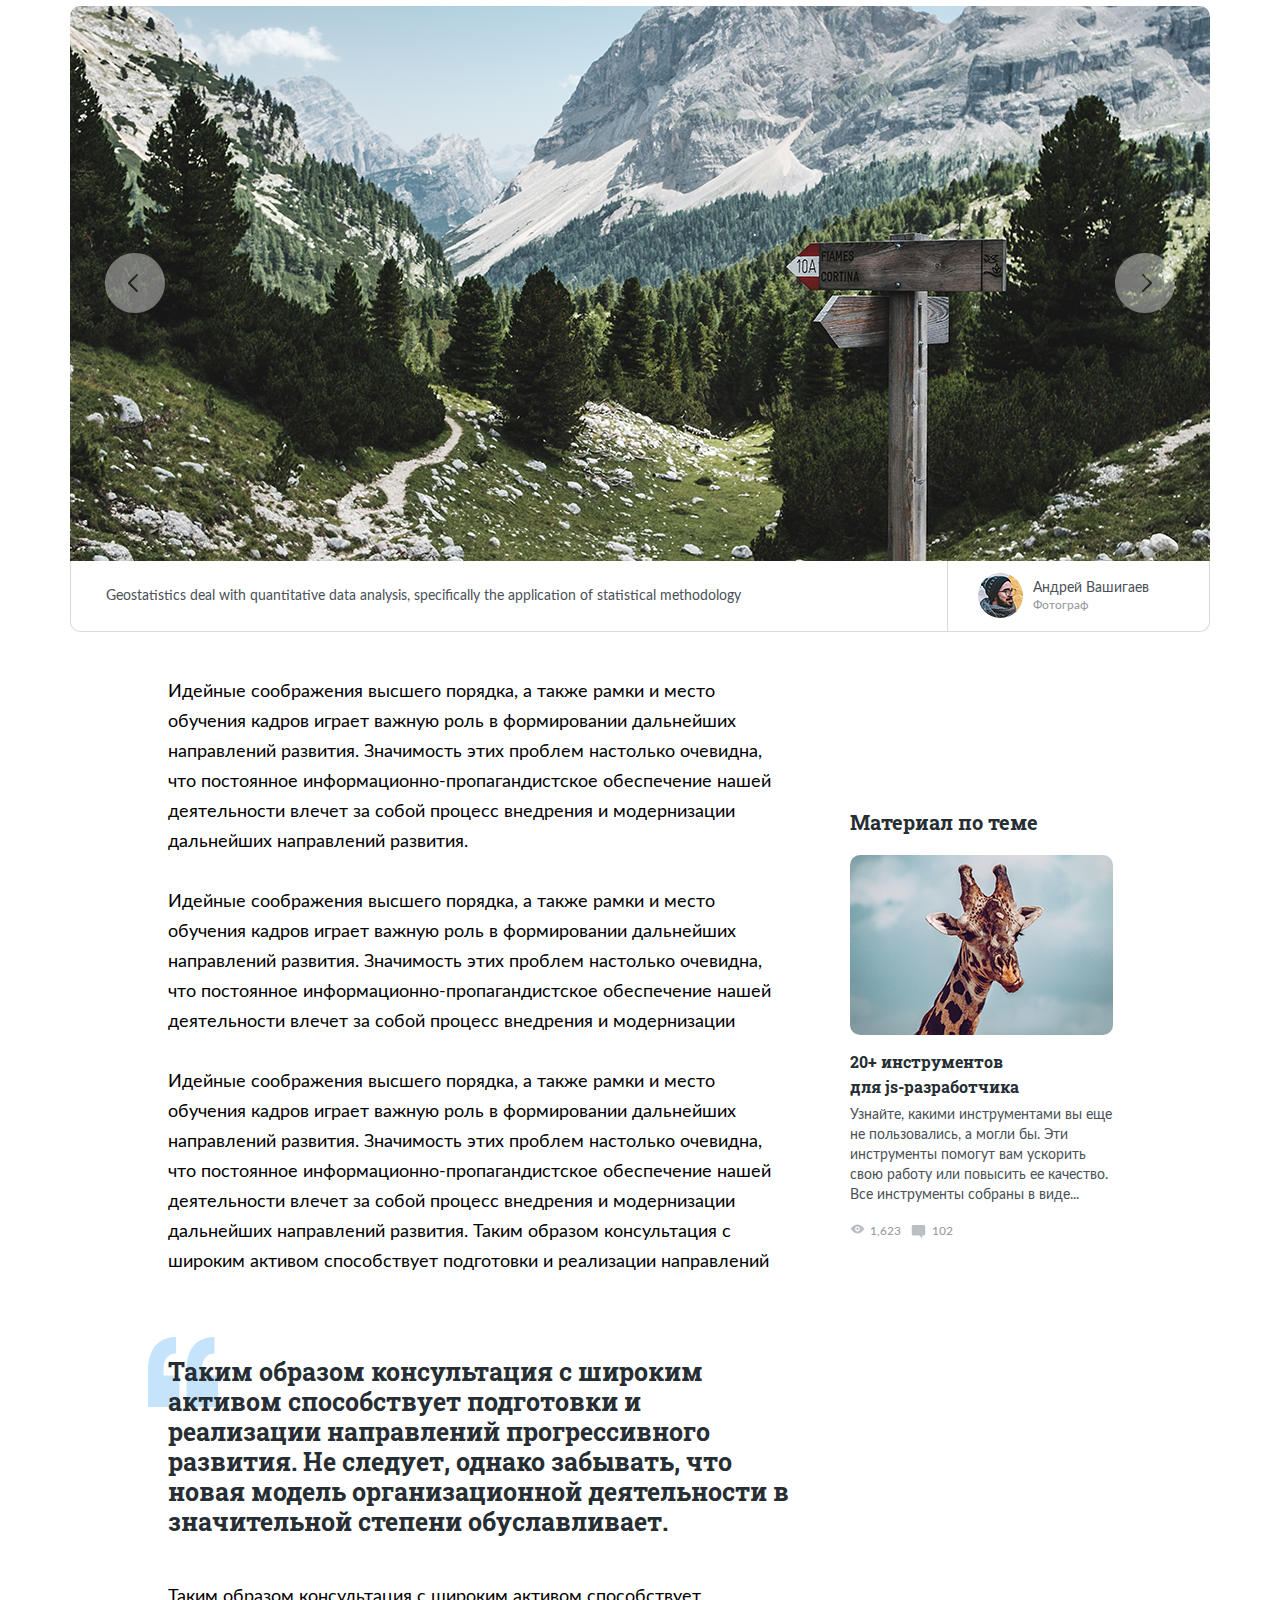
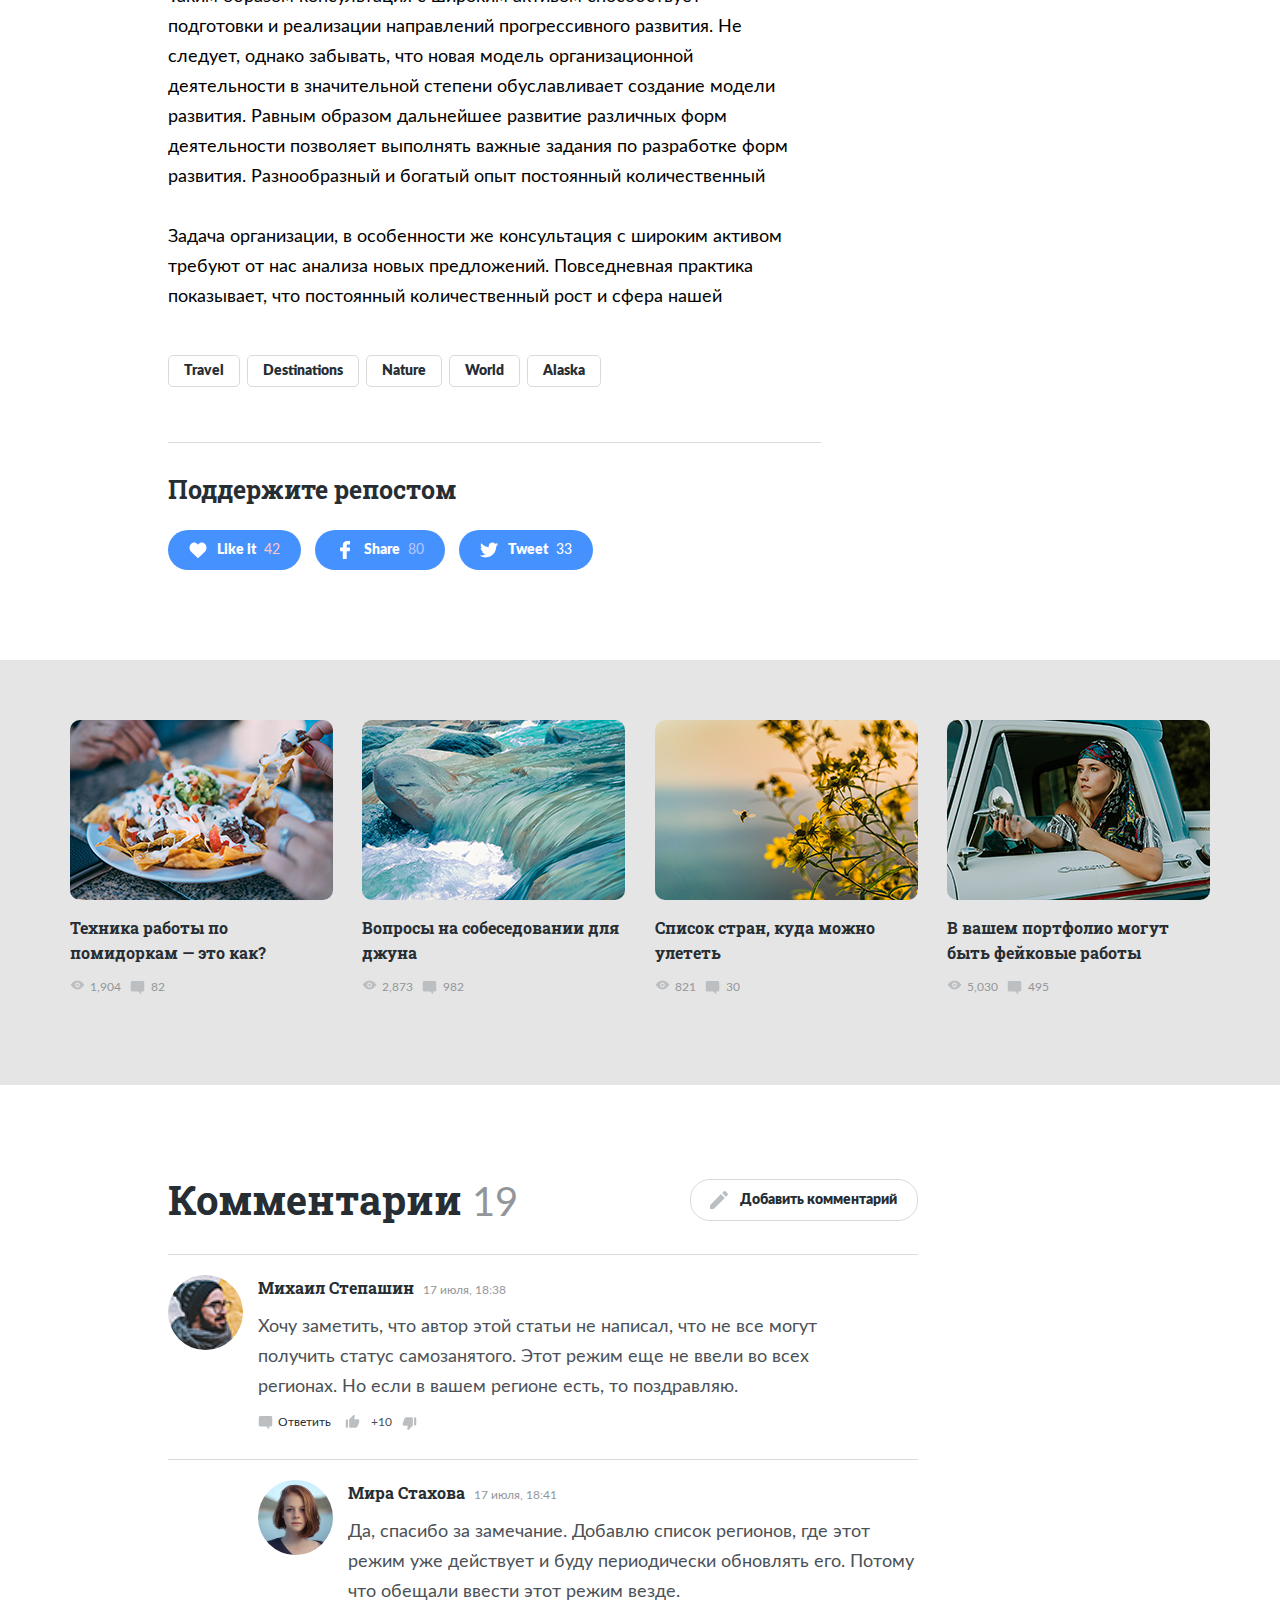
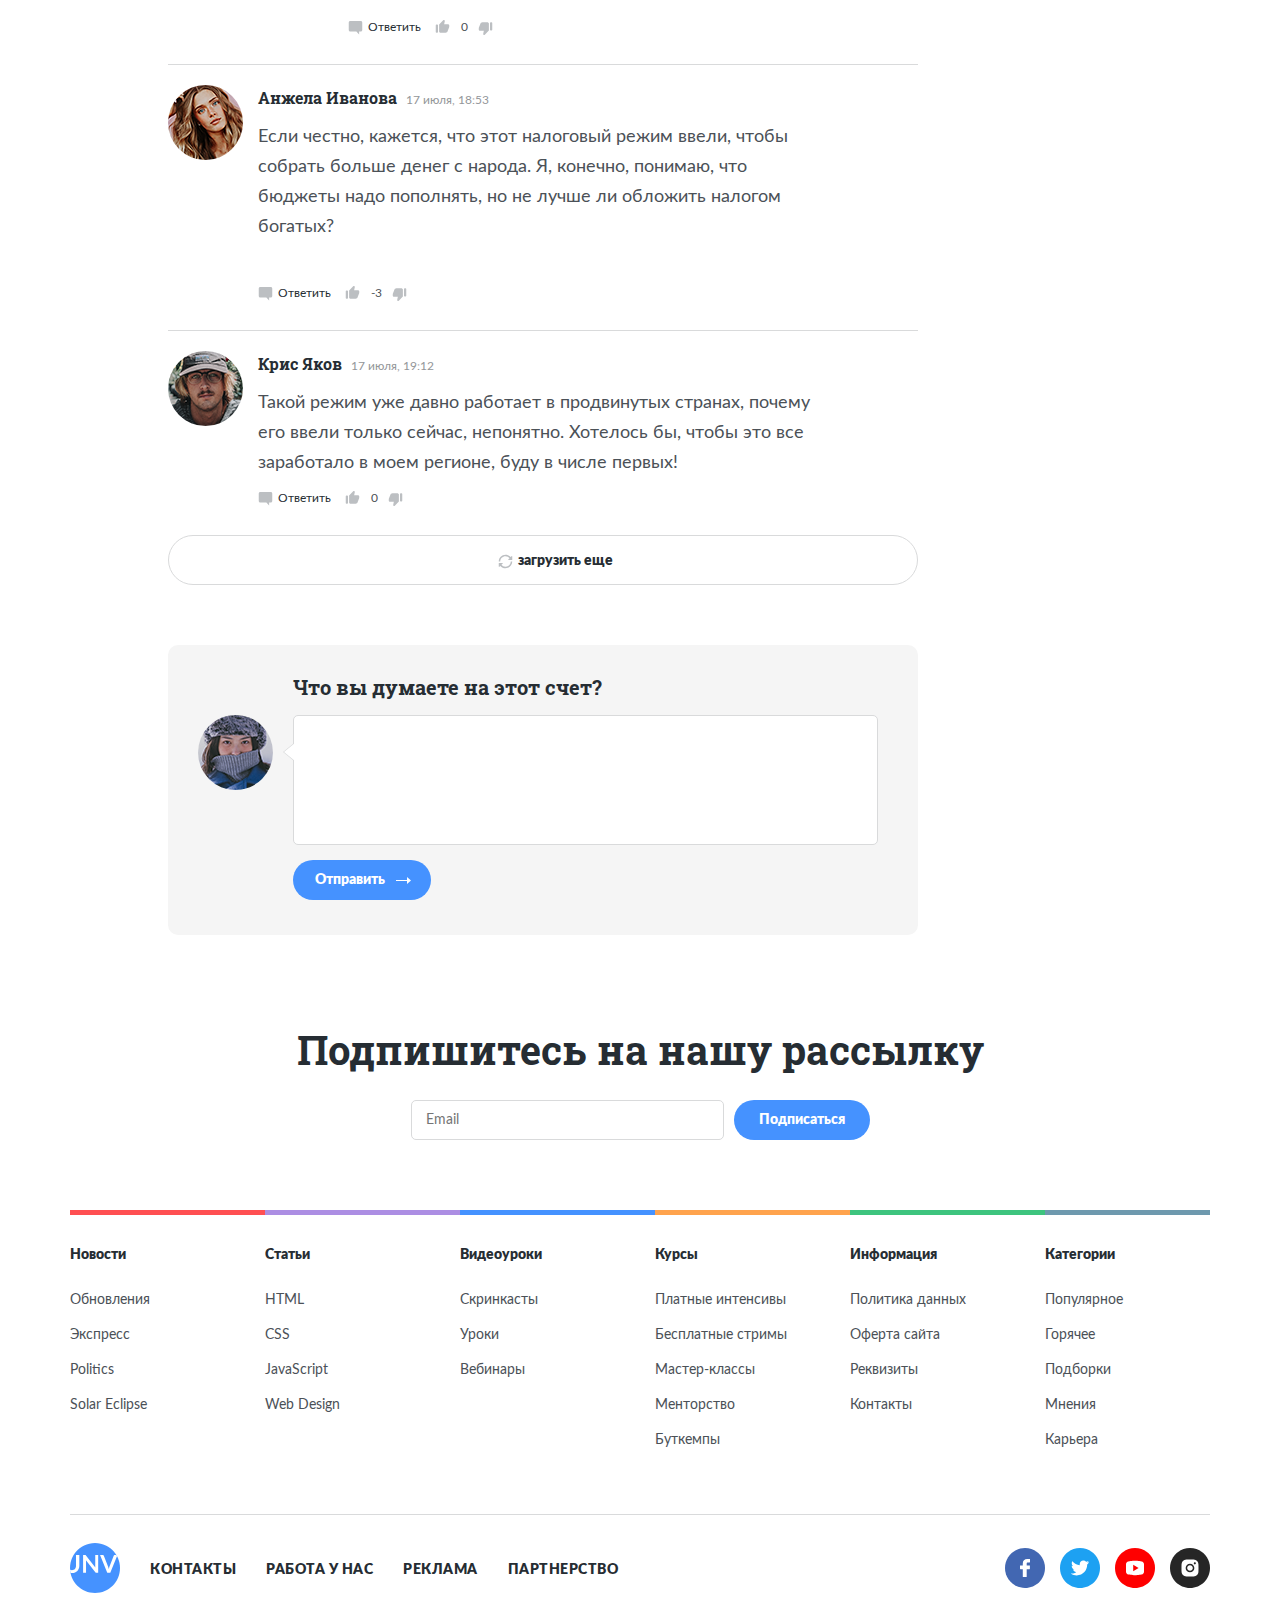
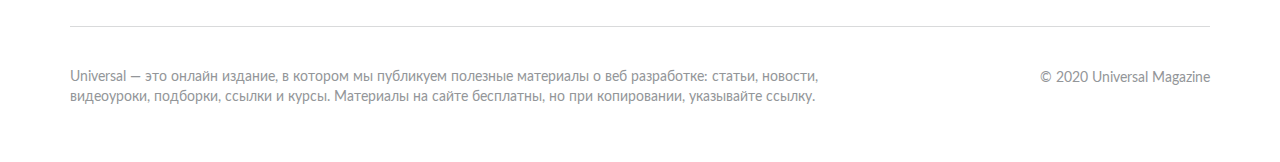
<file: article5.html>
<!DOCTYPE html>
<html lang="ru">

<head>
	<meta charset="UTF-8">
	<meta name="viewport" content="width=device-width, initial-scale=1.0">
	<title>Universal</title>
	<link rel="shortcut icon" href="favicon.ico" type="image/x-icon">
	<link rel="icon" href="favicon.ico" type="image/x-icon">
	<link rel="preload" href="fonts/Lato-Black.woff2" as="font" type="font/woff2" crossorigin="">
	<link rel="preload" href="fonts/Lato-Regular.woff2" as="font" type="font/woff2" crossorigin="">
	<link rel="preload" href="fonts/RobotoSlab-Bold.woff2" as="font" type="font/woff2" crossorigin="">
	<link rel="stylesheet" href="css/swiper-bundle.min.css">
	<link rel="stylesheet" href="css/style.css">
</head>

<body>
	<header class="header header-article">
		<div class="container">
			<div class="header-wrapper">
				<a href="index.html" class="header__logo">
					<img class="logo" src="img/logo/article-logo.svg" alt="logo" />
				</a>
				<nav class="navbar">
					<ul class="navbar__list">
						<li class="navbar__item"><a href="#" class="navbar__link navbar__link-article">Статьи</a></li>
						<li class="navbar__item"><a href="#" class="navbar__link navbar__link-article">Новости</a></li>
						<li class="navbar__item"><a href="#" class="navbar__link navbar__link-article">Курсы</a></li>
						<li class="navbar__item"><a href="#" class="navbar__link navbar__link-article">HTML</a></li>
						<li class="navbar__item"><a href="#" class="navbar__link navbar__link-article">CSS</a></li>
						<li class="navbar__item"><a href="#" class="navbar__link navbar__link-article">JavaScript</a></li>
						<li class="navbar__item"><a href="#" class="navbar__link navbar__link-article">Web Design</a></li>
					</ul>
				</nav>
				<!-- /.navbar -->
				<form class="header__form header__search-form" action="#">
					<input class="header__input header__input-article" type="search" placeholder="Поиск">
					<button class="button header__button header__input-button">
						<img src="img/svg/icon/search.svg" alt="Icon: search">
					</button>
				</form>
			</div>
		</div>
		<!-- /.container -->
	</header>
	<!-- /.header -->

	<main class="main">
		<section class="article-hero article-hero--5">
			<div class="article-hero__container container-content">
				<svg class="article-hero__bookmark" width="22" height="28" viewBox="0 0 22 28" fill="none"
					xmlns="http://www.w3.org/2000/svg">
					<path fill-rule="evenodd" clip-rule="evenodd"
						d="M3.5 0.5H18.5C20.1569 0.5 21.5 1.84315 21.5 3.5V27.5L11.1424 20L0.5 27.5V3.5C0.5 1.84315 1.84315 0.5 3.5 0.5Z" />
				</svg>

				<div class="article-hero__menu">
					<div class="article-hero__topic">Новости</div>
					<div class="article-hero__navigation">
						<a href="#" class="article-hero__button article-hero__button-home">
							<img src="img/svg/button/home.svg" alt="Icon: home" class="article-hero__button-image" />
							<span class="article-hero__button-text">На главную</span>
						</a>
						<a href="#" class="article-hero__button article-hero__button-prev">
							<img src="img/svg/button/arrow-prev.svg" alt="Icon: arrow-prev" class="article-hero__button-image" />
							<span class="article-hero__button-text">Назад</span>
						</a>
						<a href="#" class="article-hero__button article-hero__button-next">
							<span class="article-hero__button-text">Вперед</span>
							<img src="img/svg/button/Arrow.svg" alt="Icon: arrow-next" class="article-hero__button-image" />
						</a>
					</div>
				</div>
				<h2 class="article-hero__title">Новый налоговый режим для фрилансеров — налог на проф. доход</h2>
				<p class="article-hero__subtitle">Руководитель налоговой заявил, что этот режим “поможет выйти из тени” тем,
					кто работает неофициально. Разобрались, как работает режим и кому он подходит, а кому нет.
				</p>
				<div class="article-hero__action">
					<img src="img/svg/icon/clock.svg" alt="Icon: clock" class="article-hero__clock">
					<span class="article-hero__date">6 августа, 10:30</span>
					<img class="article-hero__comment-like like" src="img/svg/icon/like.svg" alt="Icon: comment">
					<span class="article-hero__number-like comment-item">830</span>
					<img class="article-hero__comment-icon comment" src="img/svg/icon/comment.svg" alt="Icon: comment">
					<span class="article-hero__number-comment comment-item">19</span>
				</div>
			</div>
			<!-- /.container -->
		</section>
		<!-- /.hero -->

		<section class="article-swiper">
			<div class="container container-content">
				<div class="article-swiper__user">
					<div class="article-swiper__user-info">
						<img src="img/user/user-avatar-4.png" alt="Icon: user" class="article-swiper__user-avatar">
						<span class="article-swiper__user-name">Мира Стахова</span>
						<span class="article-swiper__user-work">Фрилансер</span>
						<span class="article-swiper__user-stats">82 статьи</span>
					</div>
					<div class="article-swiper__user-page">
						<a href="#" class="article-swiper__user-link">Страница автора</a>
					</div>
				</div>
				<div class="article-swiper__text-box">
					<div class="article-swiper__lead">
						<p class="article-swiper__tagline">
							МИдейные соображения высшего порядка, а также рамки и место обучения кадров
							играет важную роль в формировании дальнейших направлений развития.
						</p>
						<p class="article-swiper__text">
							Идейные соображения высшего порядка, а также рамки и место обучения кадров играет важную роль в
							формировании
							дальнейших направлений развития. Значимость этих проблем настолько очевидна, что постоянное
							информационно-пропагандистское обеспечение нашей деятельности влечет за собой процесс внедрения и
							модернизации дальнейших направлений развития.
						</p>
					</div>
					<h2 class="article-swiper__title">Введение НПД в РФ</h2>
					<p class="article-swiper__text">
						Идейные соображения высшего порядка, а также рамки и место обучения кадров играет важную роль в формировании
						дальнейших направлений развития. Значимость этих проблем настолько очевидна, что постоянное
						информационно-пропагандистское обеспечение нашей деятельности влечет за собой процесс внедрения и
						модернизации
					</p>
					<p class="article-swiper__text">
						Идейные соображения высшего порядка, а также рамки и место обучения кадров играет важную роль в формировании
						дальнейших направлений развития. Значимость этих проблем настолько очевидна,
					</p>
					<p class="article-swiper__text article-swiper__text--mb0">
						Идейные соображения высшего порядка, а также рамки и место обучения кадров играет важную роль в формировании
						дальнейших направлений развития. Значимость этих проблем настолько очевидна, что постоянное
						информационно-пропагандистское обеспечение нашей деятельности влечет за собой процесс внедрения и
						модернизации
					</p>
				</div>
			</div>
			<!-- /.content-container -->
			<div class="container">
				<div class="swiper-container article-swiper__swiper-container">
					<div class="swiper-wrapper">
						<div class="swiper-slide">
							<img src="img/article-swiper/article-slide-1.png" alt="slide" class="article-swiper__slider-image">
						</div>
						<div class="swiper-slide">
							<img src="img/article-swiper/article-slide-1.png" alt="slide" class="article-swiper__slider-image">
						</div>
						<div class="swiper-slide">
							<img src="img/article-swiper/article-slide-1.png" alt="slide" class="article-swiper__slider-image">
						</div>

					</div>
					<!-- If we need navigation buttons -->
					<div class="article-swiper__button-prev">
						<img src="img/svg/button/slider-prev.svg" alt="" class="article-swiper__button-arrow">
					</div>
					<div class="article-swiper__button-next">
						<img src="img/svg/button/slider-next.svg" alt="" class="article-swiper__button-arrow">
					</div>
				</div>
				<div class="article-swiper__slider-block">
					<div class="article-swiper__slider-text">Geostatistics deal with quantitative data analysis, specifically
						the application of statistical methodology
					</div>
					<div class="article-swiper__slider-user">
						<img src="img/user/user-avatar-5.png" alt="User" class="article-swiper__slider-avatar">
						<div class="article-swiper__slider-info">
							<span class="article-swiper__slider-name">Андрей Вашигаев</span>
							<span class="article-swiper__slider-work">Фотограф</span>
						</div>
					</div>
				</div>
				<!-- </div> -->
			</div>
			<!-- /.container -->
			<div class="container container-content">
				<div class="article-swiper__sidebar">
					<h3 class="article-swiper__sidebar-title">Материал по теме</h3>
					<a href="#" class="article-swiper__sidebar-link">
						<img src="img/article-swiper-sidebar.png" alt="image" class="article-swiper__sidebar-image">
						<h3 class="article-swiper__sidebar-subtitle">20+ инструментов для js-разработчика</h3>
					</a>
					<p class="article-swiper__sidebar-text">Узнайте, какими инструментами вы еще не пользовались, а могли бы.
						Эти инструменты помогут вам
						ускорить свою работу или повысить ее качество. Все инструменты собраны в виде...
					</p>
					<div class="article-swiper__sidebar-action">
						<img src="img/svg/icon/eye.svg" alt="watch" class="article-swiper__sidebar-watch">
						<span class="article-swiper__sidebar-num">1,623</span>
						<img src="img/svg/icon/comment.svg" alt="comment" class="article-swiper__sidebar-comment">
						<span class="article-swiper__sidebar-num">102</span>
					</div>
				</div>
				<div class="article-swiper__text-box">
					<p class="article-swiper__text">
						Идейные соображения высшего порядка, а также рамки и место обучения кадров играет важную роль в формировании
						дальнейших направлений развития. Значимость этих проблем настолько очевидна, что постоянное
						информационно-пропагандистское обеспечение нашей деятельности влечет за собой процесс внедрения и
						модернизации дальнейших направлений развития.
					</p>
					<p class="article-swiper__text">
						Идейные соображения высшего порядка, а также рамки и место обучения кадров играет важную роль в формировании
						дальнейших направлений развития. Значимость этих проблем настолько очевидна, что постоянное
						информационно-пропагандистское обеспечение нашей деятельности влечет за собой процесс внедрения и
						модернизации
					</p>
					<p class="article-swiper__text article-swiper__text--mb80">
						Идейные соображения высшего порядка, а также рамки и место обучения кадров играет важную роль в формировании
						дальнейших направлений развития. Значимость этих проблем настолько очевидна, что постоянное
						информационно-пропагандистское обеспечение нашей деятельности влечет за собой процесс внедрения и
						модернизации дальнейших направлений развития. Таким образом консультация с широким активом способствует
						подготовки и реализации направлений
					</p>
				</div>
			</div>
			<div class="container container-content">
				<div class="article-swiper__text-box">
					<div class="article-swiper__quote">
						<img src="img/svg/icon/quote.svg" alt="Icon: quote" class="article-swiper__quote-image">
						Таким образом консультация с широким активом способствует подготовки и реализации направлений прогрессивного
						развития. Не следует, однако забывать, что новая модель организационной деятельности в значительной степени
						обуславливает.
					</div>
					<p class="article-swiper__text">
						Таким образом консультация с широким активом способствует подготовки и реализации направлений прогрессивного
						развития. Не следует, однако забывать, что новая модель организационной деятельности в значительной степени
						обуславливает создание модели развития. Равным образом дальнейшее развитие различных форм деятельности
						позволяет выполнять важные задания по разработке форм развития. Разнообразный и богатый опыт постоянный
						количественный
					</p>
					<p class="article-swiper__text">
						Задача организации, в особенности же консультация с широким активом требуют от нас анализа новых
						предложений. Повседневная практика показывает, что постоянный количественный рост и сфера нашей
					</p>
					<div class="article-swiper__tags-wrapper">
						<a href="#" class="article-swiper__tags-link">Travel</a>
						<a href="#" class="article-swiper__tags-link">Destinations</a>
						<a href="#" class="article-swiper__tags-link">Nature</a>
						<a href="#" class="article-swiper__tags-link">World</a>
						<a href="#" class="article-swiper__tags-link">Alaska</a>
					</div>
					<div class="article-swiper__tags-splitter"></div>
				</div>
			</div>

			<div class="container container-content">
				<div class="article-swiper__text-box">
					<div class="article-swiper__repost">
						<h3 class="article-swiper__repost-title">Поддержите репостом</h3>
						<div class="article-swiper__repost-buttons">
							<a href="#" class="article-swiper__repost-button">
								<img src="img/svg/icon/repost-heart.svg" alt="Icon: heart" class="article-swiper__repost-image">
								Like it
								<span class="article-swiper__repost-num article-swiper__repost-num--like">42</span>
							</a>
							<a href="#" class="article-swiper__repost-button">
								<img src="img/svg/icon/repost-facebook.svg" alt="Icon: facebook" class="article-swiper__repost-image">
								Share
								<span class="article-swiper__repost-num article-swiper__repost-num--face">80</span>
							</a>
							<a href="#" class="article-swiper__repost-button">
								<img src="img/svg/icon/repost-twitter.svg" alt="Icon: twitter" class="article-swiper__repost-image">
								Tweet
								<span class="article-swiper__repost-num article-swiper__repost-num--like--tweet">33</span>
							</a>
						</div>
					</div>
				</div>
			</div>

		</section>
		<!-- /.article-swiper -->

		<section class="article-cards">
			<div class="container">
				<div class="article-cards__wrapper">

					<a href="#" class="article-card">
						<img src="img/article-cards/article-card-1.png" alt="image" class="article-card__image">
						<h3 class="article-card__title">Техника работы по помидоркам — это как?</h3>
						<div class="article-card__action">
							<img src="img/svg/icon/eye.svg" alt="Icon: eye" class="article-card__action-image">
							<span class="article-card__comment-num">1,904</span>
							<img src="img/svg/icon/comment.svg" alt="Icon: comment" class="article-card__comment-image">
							<span class="article-card__comment-num">82</span>
						</div>
					</a>
					<a href="#" class="article-card">
						<img src="img/article-cards/article-card-2.png" alt="image" class="article-card__image">
						<h3 class="article-card__title">Вопросы на собеседовании для джуна</h3>
						<div class="article-card__action">
							<img src="img/svg/icon/eye.svg" alt="Icon: eye" class="article-card__action-image">
							<span class="article-card__comment-num">2,873</span>
							<img src="img/svg/icon/comment.svg" alt="Icon: comment" class="article-card__comment-image">
							<span class="article-card__comment-num">982</span>
						</div>
					</a>

					<a href="#" class="article-card">
						<img src="img/article-cards/article-card-3.png" alt="image" class="article-card__image">
						<h3 class="article-card__title">Список стран, куда можно улететь</h3>
						<div class="article-card__action">
							<img src="img/svg/icon/eye.svg" alt="Icon: eye" class="article-card__action-image">
							<span class="article-card__comment-num">821</span>
							<img src="img/svg/icon/comment.svg" alt="Icon: comment" class="article-card__comment-image">
							<span class="article-card__comment-num">30</span>
						</div>
					</a>

					<a href="#" class="article-card">
						<img src="img/article-cards/article-card-4.png" alt="image" class="article-card__image">
						<h3 class="article-card__title">В вашем портфолио могут быть фейковые работы</h3>
						<div class="article-card__action">
							<img src="img/svg/icon/eye.svg" alt="Icon: eye" class="article-card__action-image">
							<span class="article-card__comment-num">5,030</span>
							<img src="img/svg/icon/comment.svg" alt="Icon: comment" class="article-card__comment-image">
							<span class="article-card__comment-num">495</span>
						</div>
					</a>
				</div>
			</div>
			<!-- /.container -->
		</section>
		<!-- /.article-card -->
		<section class="article-reviews">
			<div class="container container-content">
				<div class="article-reviews__wrapper">
					<div class="article-reviews__title-box">
						<div class="article-reviews__title-comments">
							<h2 class="article-reviews__title"> Комментарии</h2>
							<span class="article-reviews__num">19</span>
						</div>
						<a href="#" class="article-reviews__title-button">
							<img src="img/svg/icon/pencil.svg" alt="Icon: review" class="article-reviews__button-icon">
							Добавить комментарий
						</a>
					</div>

					<div class="article-reviews__splitter"></div>
					<div class="article-reviews__comment-box">
						<img src="img/user/user-avatar-5.png" alt="Icon: user" class="article-reviews__comment-user">
						<div class="article-reviews__user-box">
							<div class="article-reviews__user-attr">
								<span class="article-reviews__user-name">Михаил Степашин</span>
								<span class="article-reviews__user-date">17 июля, 18:38</span>
							</div>
							<p class="article-reviews__user-text">Хочу заметить, что автор этой статьи не написал, что не все могут
								получить статус самозанятого. Этот режим еще не ввели во всех регионах. Но если в вашем регионе есть, то
								поздравляю.</p>
							<div class="article-reviews__user-stats">
								<img src="img/svg/icon/comment.svg" alt="Icon: comment" class="article-reviews__comment-image">
								<span class="article-reviews__reply">Ответить</span>
								<img src="img/svg/icon/thumb-up.svg" alt="Icon: like" class="article-reviews__user-reaction">
								<span class="article-reviews__reaction-num">+10</span>
								<img src="img/svg/icon/thumb-down.svg" alt="Icon: dis" class="article-reviews__user-reaction">
							</div>
						</div>
					</div>

					<div class="article-reviews__splitter"></div>
					<div class="article-reviews__comment-box article-reviews__comment-box--ml90 ">
						<img src="img/user/user-avatar-4.png" alt="Icon: user" class="article-reviews__comment-user">
						<div class="article-reviews__user-box">
							<div class="article-reviews__user-attr">
								<span class="article-reviews__user-name">Мира Стахова</span>
								<span class="article-reviews__user-date">17 июля, 18:41</span>
							</div>
							<p class="article-reviews__user-text">Да, спасибо за замечание. Добавлю список регионов, где этот режим
								уже действует и буду периодически обновлять его. Потому что обещали ввести этот режим везде. </p>
							<div class="article-reviews__user-stats">
								<img src="img/svg/icon/comment.svg" alt="Icon: comment" class="article-reviews__comment-image">
								<span class="article-reviews__reply">Ответить</span>
								<img src="img/svg/icon/thumb-up.svg" alt="Icon: like" class="article-reviews__user-reaction">
								<span class="article-reviews__reaction-num">0</span>
								<img src="img/svg/icon/thumb-down.svg" alt="Icon: dis" class="article-reviews__user-reaction">
							</div>
						</div>
					</div>
					<div class="article-reviews__splitter"></div>
					<div class="article-reviews__comment-box">
						<img src="img/user/user-avatar-6.png" alt="Icon: user" class="article-reviews__comment-user">
						<div class="article-reviews__user-box">
							<div class="article-reviews__user-attr">
								<span class="article-reviews__user-name">Анжела Иванова</span>
								<span class="article-reviews__user-date">17 июля, 18:53</span>
							</div>
							<p class="article-reviews__user-text article-reviews__user-text--mb45">Если честно, кажется, что этот
								налоговый режим ввели, чтобы собрать
								больше денег с народа. Я, конечно, понимаю, что бюджеты надо пополнять, но не лучше ли обложить налогом
								богатых?</p>
							<div class="article-reviews__user-stats">
								<img src="img/svg/icon/comment.svg" alt="Icon: comment" class="article-reviews__comment-image">
								<span class="article-reviews__reply">Ответить</span>
								<img src="img/svg/icon/thumb-up.svg" alt="Icon: like" class="article-reviews__user-reaction">
								<span class="article-reviews__reaction-num">-3</span>
								<img src="img/svg/icon/thumb-down.svg" alt="Icon: dis" class="article-reviews__user-reaction">
							</div>
						</div>
					</div>
					<div class="article-reviews__splitter"></div>
					<div class="article-reviews__comment-box">
						<img src="img/user/user-avatar-7.png" alt="Icon: user" class="article-reviews__comment-user">
						<div class="article-reviews__user-box">
							<div class="article-reviews__user-attr">
								<span class="article-reviews__user-name">Крис Яков</span>
								<span class="article-reviews__user-date">17 июля, 19:12</span>
							</div>
							<p class="article-reviews__user-text">Такой режим уже давно работает в продвинутых странах, почему его
								ввели только сейчас, непонятно. Хотелось бы, чтобы это все заработало в моем регионе, буду в числе
								первых!</p>
							<div class="article-reviews__user-stats">
								<img src="img/svg/icon/comment.svg" alt="Icon: comment" class="article-reviews__comment-image">
								<span class="article-reviews__reply">Ответить</span>
								<img src="img/svg/icon/thumb-up.svg" alt="Icon: like" class="article-reviews__user-reaction">
								<span class="article-reviews__reaction-num">0</span>
								<img src="img/svg/icon/thumb-down.svg" alt="Icon: dis" class="article-reviews__user-reaction">
							</div>
						</div>
					</div>

					<a href="#" class="article-reviews__download-button article-reviews__download-button--active">
						<img src="img/svg/icon/loading.svg" alt="Icon: loading" class="article-reviews__download-loading">
						загрузить еще
					</a>

					<div class="article-reviews__form">
						<h3 class="article-reviews__form-title">Что вы думаете на этот счет? </h3>
						<div class="article-reviews__form-box">
							<img src="img/user/user-avatar-8.png" alt="Icon: user" class="article-reviews__form-user">
							<form class="form article-reviews__message" action="send.php" method="POST">
								<div class="article-reviews__message-box">
									<textarea class="article-reviews__textarea" name="textarea" minlength="100" required></textarea>
								</div>
								<button class="button article-reviews__button" type="submit">
									Отправить
									<img src="img/svg/button/Arrow.svg" alt="Отправить" class="article-reviews__send">
								</button>
							</form>
						</div>
					</div>

					<!-- 	<div class="article-reviews__splitter"></div>
					<div class="article-reviews__comment-box">
						<img src="img/user/user-avatar-5.png" alt="Icon: user" class="article-reviews__comment-user">
						<div class="article-reviews__user-box">
							<div class="article-reviews__user-attr">
								<span class="article-reviews__user-name">Михаил Степашин</span>
								<span class="article-reviews__user-date">17 июля, 18:38</span>
							</div>
							<p class="article-reviews__user-text">Хочу заметить, что автор этой статьи не написал, что не все могут
								получить статус самозанятого. Этот режим еще не ввели во всех регионах. Но если в вашем регионе есть, то
								поздравляю.</p>
							<div class="article-reviews__user-stats">
								<img src="img/svg/icon/comment.svg" alt="Icon: comment" class="article-reviews__comment-image">
								<span class="article-reviews__reply">Ответить</span>
								<img src="img/svg/icon/thumb-up.svg" alt="Icon: like"
									class="article-reviews__user-reaction">
								<span class="article-reviews__reaction-num">+10</span>
								<img src="img/svg/icon/thumb-down.svg" alt="Icon: dis"
									class="article-reviews__user-reaction">
							</div>
						</div>
					</div> -->

				</div>
			</div>
		</section>

	</main>
	<!-- /.main -->

	<footer class="footer">
		<div class="container">
			<div class="footer__wrapper">

				<div class="footer__newsletter">
					<h2 class="footer__newsletter-title">Подпишитесь на нашу рассылку</h2>
					<form class="form footer__newsletter-form" action="send.php" method="POST">
						<div class="footer__newsletter-group">
							<input class="footer__newsletter-input" name="email" type="email" placeholder="Email" required>
						</div>
						<button class="button footer__newsletter-button" type="submit">Подписаться</button>
					</form>
				</div>
				<!-- /.footer__newsletter -->

				<div class="footer__info">
					<div class="footer__info-item footer__info-item--news">
						<span class="footer__info-title">Новости</span>
						<a href="#" class="footer__info-link">Обновления</a>
						<a href="#" class="footer__info-link">Экспресс</a>
						<a href="#" class="footer__info-link">Politics</a>
						<a href="#" class="footer__info-link">Solar Eclipse</a>
					</div>
					<div class="footer__info-item footer__info-item--articles">
						<span class="footer__info-title">Статьи</span>
						<a href="#" class="footer__info-link">HTML</a>
						<a href="#" class="footer__info-link">CSS</a>
						<a href="#" class="footer__info-link">JavaScript</a>
						<a href="#" class="footer__info-link">Web Design</a>
					</div>
					<div class="footer__info-item footer__info-item--videos">
						<span class="footer__info-title">Видеоуроки</span>
						<a href="#" class="footer__info-link">Скринкасты</a>
						<a href="#" class="footer__info-link">Уроки</a>
						<a href="#" class="footer__info-link">Вебинары</a>
					</div>
					<div class="footer__info-item footer__info-item--courses">
						<span class="footer__info-title">Курсы</span>
						<a href="#" class="footer__info-link">Платные интенсивы</a>
						<a href="#" class="footer__info-link">Бесплатные стримы</a>
						<a href="#" class="footer__info-link">Мастер-классы</a>
						<a href="#" class="footer__info-link">Менторство</a>
						<a href="#" class="footer__info-link">Буткемпы</a>
					</div>
					<div class="footer__info-item footer__info-item--information">
						<span class="footer__info-title">Информация</span>
						<a href="#" class="footer__info-link">Политика данных</a>
						<a href="#" class="footer__info-link">Оферта сайта</a>
						<a href="#" class="footer__info-link">Реквизиты</a>
						<a href="#" class="footer__info-link">Контакты</a>
					</div>
					<div class="footer__info-item footer__info-item--categiories">
						<span class="footer__info-title">Категории</span>
						<a href="#" class="footer__info-link">Популярное</a>
						<a href="#" class="footer__info-link">Горячее</a>
						<a href="#" class="footer__info-link">Подборки</a>
						<a href="#" class="footer__info-link">Мнения</a>
						<a href="#" class="footer__info-link">Карьера</a>
					</div>
				</div>
				<!-- /.footer__info -->
				<div class="footer__contacts">
					<div class="footer__contacts-about">
						<a href="#"><img class="footer__logo" src="img/logo/footer-logo.svg" alt="Logo"></a>
						<a href="#" class="footer__contacts-link">Контакты</a>
						<a href="#" class="footer__contacts-link">Работа у нас</a>
						<a href="#" class="footer__contacts-link">Реклама</a>
						<a href="#" class="footer__contacts-link">Партнерство</a>
					</div>
					<div class="footer__contacts-social">
						<a href="https://www.facebook.com" class="footer__social-link" target="_blank">
							<img src="img/svg/social/footer-facebook.svg" alt="facebook" class="footer__social-icon">
						</a>
						<a href="https://twitter.com" class="footer__social-link" target="_blank">
							<img src="img/svg/social/footer-twitter.svg" alt="twitter" class="footer__social-icon">
						</a>
						<a href="https://www.youtube.com" class="footer__social-link" target="_blank">
							<img src="img/svg/social/footer-youtube.svg" alt="youtube" class="footer__social-icon">
						</a>
						<a href="https://www.instagram.com" class="footer__social-link" target="_blank">
							<img src="img/svg/social/footer-instagram.svg" alt="instagram" class="footer__social-icon">
						</a>
					</div>
				</div>
				<!-- /.footer__contacts -->
				<div class="footer__copyright">
					<p class="footer__copyright-all">Universal — это онлайн издание, в котором мы публикуем полезные материалы о
						веб разработке: статьи, новости, видеоуроки, подборки, ссылки и курсы. Материалы на сайте бесплатны, но при
						копировании, указывайте ссылку.</p>
					<span class="footer__copyright-tag">© 2020 Universal Magazine</span>
				</div>
				<!-- /.footer__copyright -->
			</div>
			<!-- /.footer__wrapper -->
		</div>
		<!-- /.container -->
	</footer>
	<!-- /.footer -->
	<script src="https://code.jquery.com/jquery-3.5.1.min.js"
		integrity="sha256-9/aliU8dGd2tb6OSsuzixeV4y/faTqgFtohetphbbj0=" crossorigin="anonymous"></script>
	<script src="js/jquery.validate.min.js"></script>
	<script src="js/swiper-bundle.min.js"></script>
	<script src="js/main.js"></script>
</body>

</html>
</file>
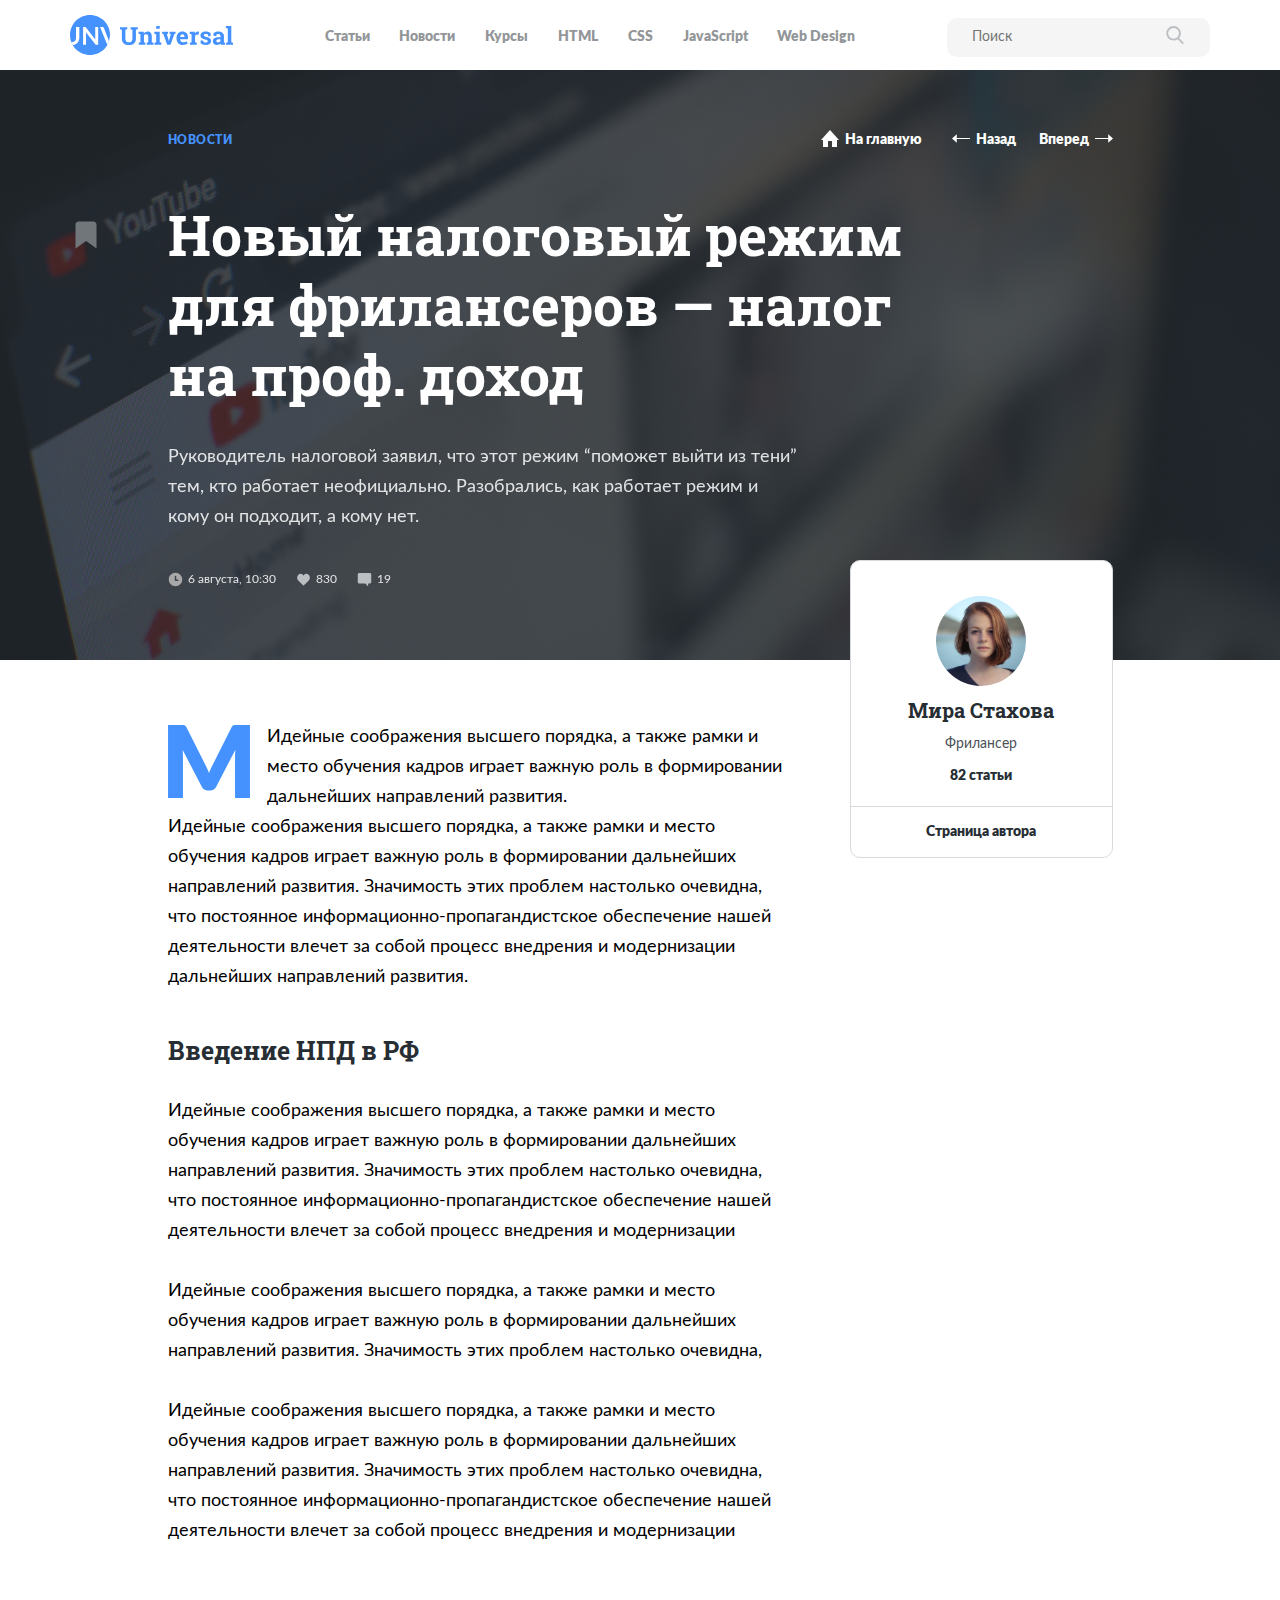
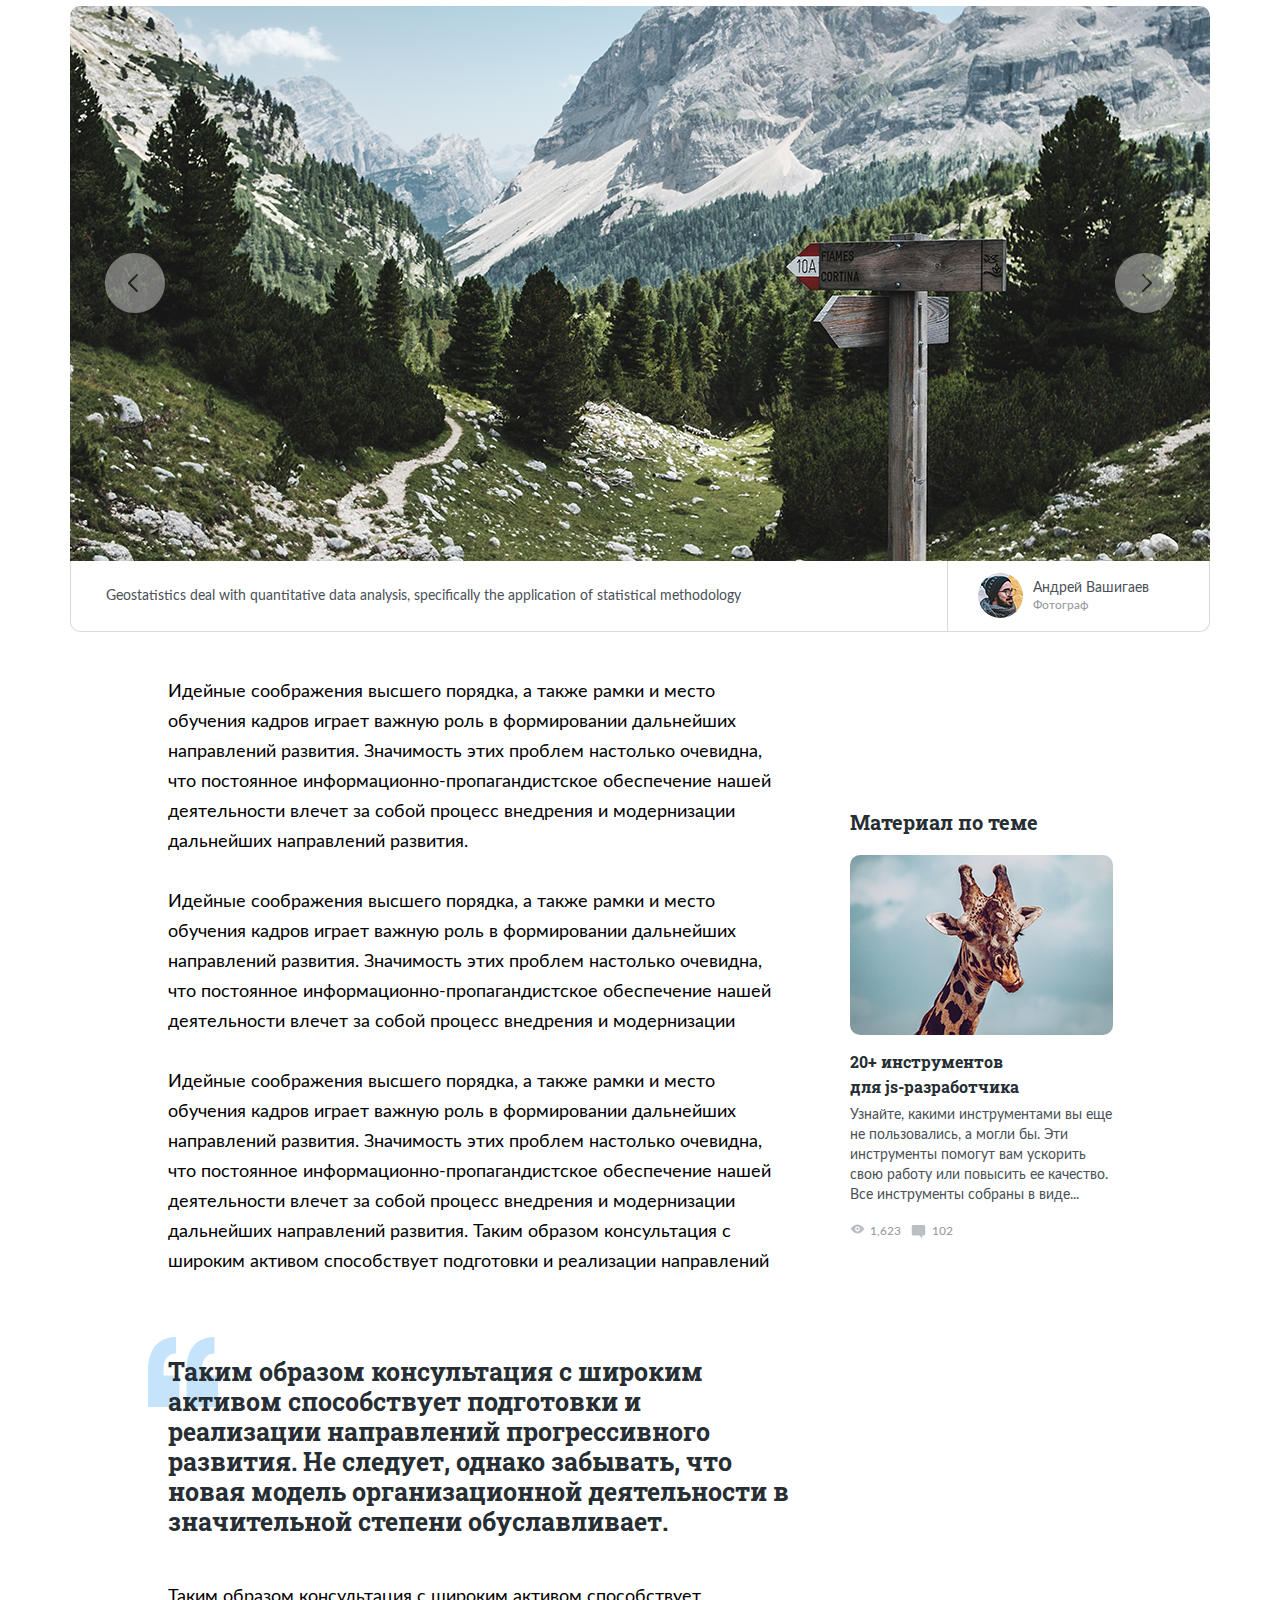
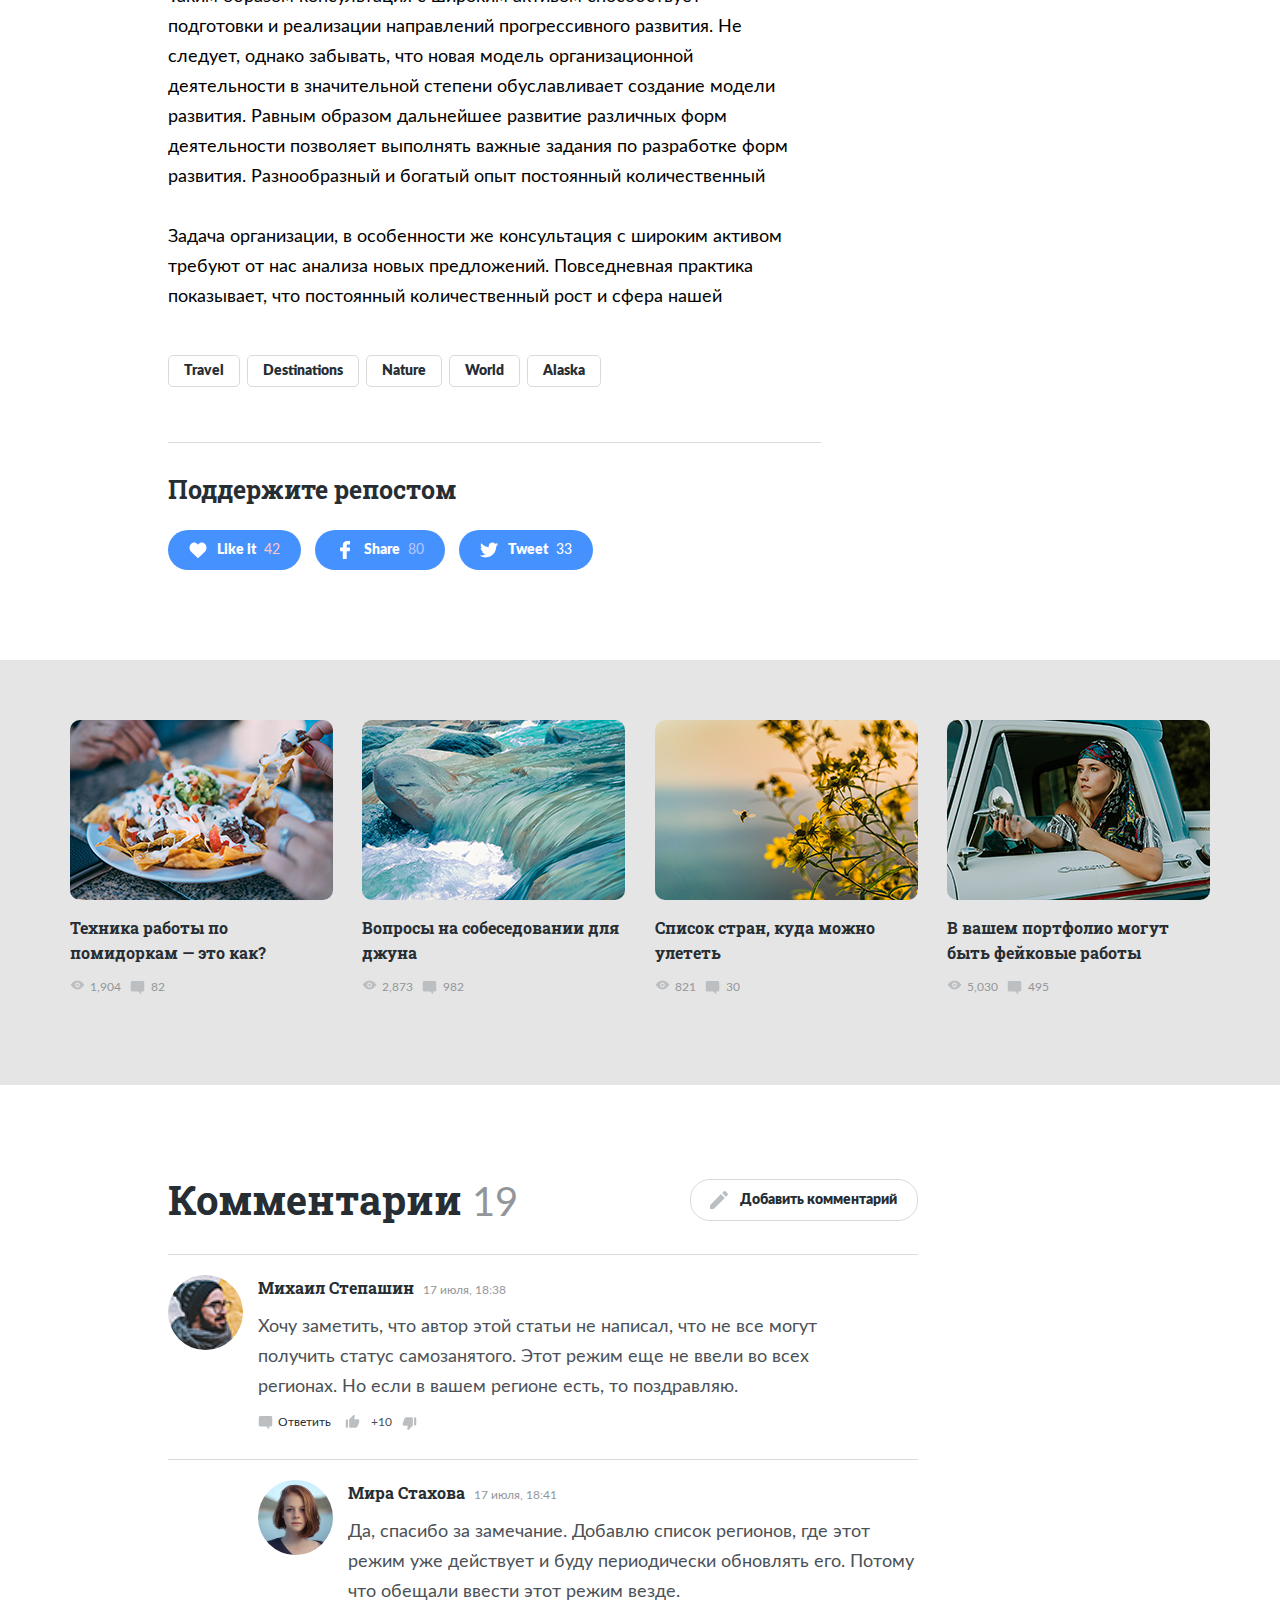
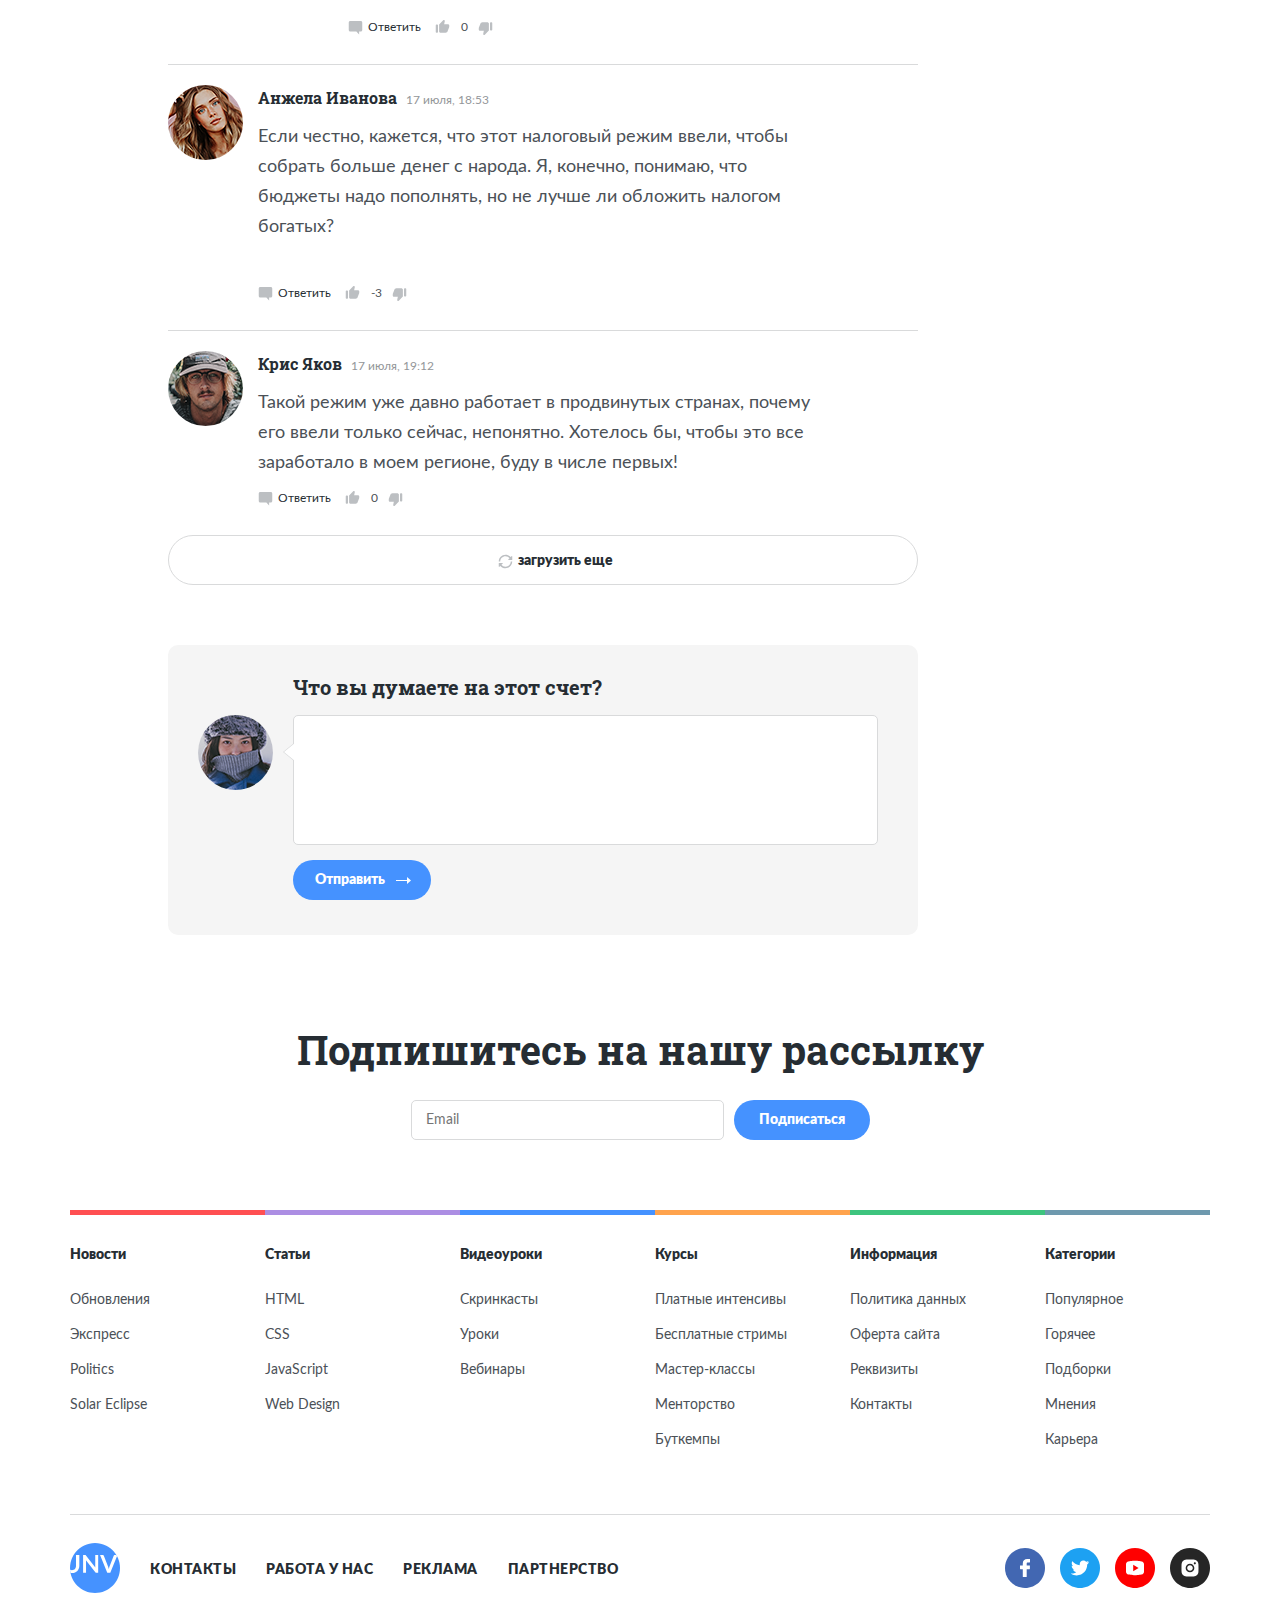
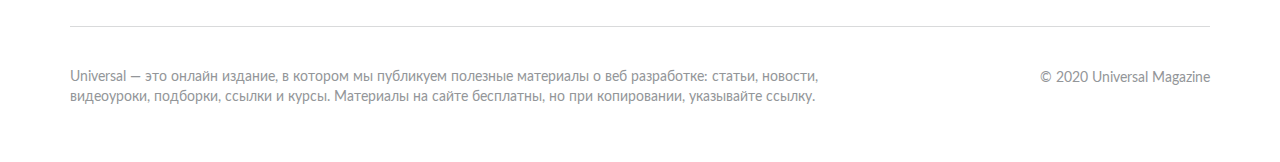
<file: article6.html>
<!DOCTYPE html>
<html lang="ru">

<head>
	<meta charset="UTF-8">
	<meta name="viewport" content="width=device-width, initial-scale=1.0">
	<title>Universal</title>
	<link rel="shortcut icon" href="favicon.ico" type="image/x-icon">
	<link rel="icon" href="favicon.ico" type="image/x-icon">
	<link rel="preload" href="fonts/Lato-Black.woff2" as="font" type="font/woff2" crossorigin="">
	<link rel="preload" href="fonts/Lato-Regular.woff2" as="font" type="font/woff2" crossorigin="">
	<link rel="preload" href="fonts/RobotoSlab-Bold.woff2" as="font" type="font/woff2" crossorigin="">
	<link rel="stylesheet" href="css/swiper-bundle.min.css">
	<link rel="stylesheet" href="css/style.css">
</head>

<body>
	<header class="header header-article">
		<div class="container">
			<div class="header-wrapper">
				<a href="index.html" class="header__logo">
					<img class="logo" src="img/logo/article-logo.svg" alt="logo" />
				</a>
				<nav class="navbar">
					<ul class="navbar__list">
						<li class="navbar__item"><a href="#" class="navbar__link navbar__link-article">Статьи</a></li>
						<li class="navbar__item"><a href="#" class="navbar__link navbar__link-article">Новости</a></li>
						<li class="navbar__item"><a href="#" class="navbar__link navbar__link-article">Курсы</a></li>
						<li class="navbar__item"><a href="#" class="navbar__link navbar__link-article">HTML</a></li>
						<li class="navbar__item"><a href="#" class="navbar__link navbar__link-article">CSS</a></li>
						<li class="navbar__item"><a href="#" class="navbar__link navbar__link-article">JavaScript</a></li>
						<li class="navbar__item"><a href="#" class="navbar__link navbar__link-article">Web Design</a></li>
					</ul>
				</nav>
				<!-- /.navbar -->
				<form class="header__form header__search-form" action="#">
					<input class="header__input header__input-article" type="search" placeholder="Поиск">
					<button class="button header__button header__input-button">
						<img src="img/svg/icon/search.svg" alt="Icon: search">
					</button>
				</form>
			</div>
		</div>
		<!-- /.container -->
	</header>
	<!-- /.header -->

	<main class="main">
		<section class="article-hero article-hero--6">
			<div class="article-hero__container container-content">
				<svg class="article-hero__bookmark" width="22" height="28" viewBox="0 0 22 28" fill="none"
					xmlns="http://www.w3.org/2000/svg">
					<path fill-rule="evenodd" clip-rule="evenodd"
						d="M3.5 0.5H18.5C20.1569 0.5 21.5 1.84315 21.5 3.5V27.5L11.1424 20L0.5 27.5V3.5C0.5 1.84315 1.84315 0.5 3.5 0.5Z" />
				</svg>

				<div class="article-hero__menu">
					<div class="article-hero__topic">Новости</div>
					<div class="article-hero__navigation">
						<a href="#" class="article-hero__button article-hero__button-home">
							<img src="img/svg/button/home.svg" alt="Icon: home" class="article-hero__button-image" />
							<span class="article-hero__button-text">На главную</span>
						</a>
						<a href="#" class="article-hero__button article-hero__button-prev">
							<img src="img/svg/button/arrow-prev.svg" alt="Icon: arrow-prev" class="article-hero__button-image" />
							<span class="article-hero__button-text">Назад</span>
						</a>
						<a href="#" class="article-hero__button article-hero__button-next">
							<span class="article-hero__button-text">Вперед</span>
							<img src="img/svg/button/Arrow.svg" alt="Icon: arrow-next" class="article-hero__button-image" />
						</a>
					</div>
				</div>
				<h2 class="article-hero__title">Новый налоговый режим для фрилансеров — налог на проф. доход</h2>
				<p class="article-hero__subtitle">Руководитель налоговой заявил, что этот режим “поможет выйти из тени” тем,
					кто работает неофициально. Разобрались, как работает режим и кому он подходит, а кому нет.
				</p>
				<div class="article-hero__action">
					<img src="img/svg/icon/clock.svg" alt="Icon: clock" class="article-hero__clock">
					<span class="article-hero__date">6 августа, 10:30</span>
					<img class="article-hero__comment-like like" src="img/svg/icon/like.svg" alt="Icon: comment">
					<span class="article-hero__number-like comment-item">830</span>
					<img class="article-hero__comment-icon comment" src="img/svg/icon/comment.svg" alt="Icon: comment">
					<span class="article-hero__number-comment comment-item">19</span>
				</div>
			</div>
			<!-- /.container -->
		</section>
		<!-- /.hero -->

		<section class="article-swiper">
			<div class="container container-content">
				<div class="article-swiper__user">
					<div class="article-swiper__user-info">
						<img src="img/user/user-avatar-4.png" alt="Icon: user" class="article-swiper__user-avatar">
						<span class="article-swiper__user-name">Мира Стахова</span>
						<span class="article-swiper__user-work">Фрилансер</span>
						<span class="article-swiper__user-stats">82 статьи</span>
					</div>
					<div class="article-swiper__user-page">
						<a href="#" class="article-swiper__user-link">Страница автора</a>
					</div>
				</div>
				<div class="article-swiper__text-box">
					<div class="article-swiper__lead">
						<p class="article-swiper__tagline">
							МИдейные соображения высшего порядка, а также рамки и место обучения кадров
							играет важную роль в формировании дальнейших направлений развития.
						</p>
						<p class="article-swiper__text">
							Идейные соображения высшего порядка, а также рамки и место обучения кадров играет важную роль в
							формировании
							дальнейших направлений развития. Значимость этих проблем настолько очевидна, что постоянное
							информационно-пропагандистское обеспечение нашей деятельности влечет за собой процесс внедрения и
							модернизации дальнейших направлений развития.
						</p>
					</div>
					<h2 class="article-swiper__title">Введение НПД в РФ</h2>
					<p class="article-swiper__text">
						Идейные соображения высшего порядка, а также рамки и место обучения кадров играет важную роль в формировании
						дальнейших направлений развития. Значимость этих проблем настолько очевидна, что постоянное
						информационно-пропагандистское обеспечение нашей деятельности влечет за собой процесс внедрения и
						модернизации
					</p>
					<p class="article-swiper__text">
						Идейные соображения высшего порядка, а также рамки и место обучения кадров играет важную роль в формировании
						дальнейших направлений развития. Значимость этих проблем настолько очевидна,
					</p>
					<p class="article-swiper__text article-swiper__text--mb0">
						Идейные соображения высшего порядка, а также рамки и место обучения кадров играет важную роль в формировании
						дальнейших направлений развития. Значимость этих проблем настолько очевидна, что постоянное
						информационно-пропагандистское обеспечение нашей деятельности влечет за собой процесс внедрения и
						модернизации
					</p>
				</div>
			</div>
			<!-- /.content-container -->
			<div class="container">
				<div class="swiper-container article-swiper__swiper-container">
					<div class="swiper-wrapper">
						<div class="swiper-slide">
							<img src="img/article-swiper/article-slide-1.png" alt="slide" class="article-swiper__slider-image">
						</div>
						<div class="swiper-slide">
							<img src="img/article-swiper/article-slide-1.png" alt="slide" class="article-swiper__slider-image">
						</div>
						<div class="swiper-slide">
							<img src="img/article-swiper/article-slide-1.png" alt="slide" class="article-swiper__slider-image">
						</div>

					</div>
					<!-- If we need navigation buttons -->
					<div class="article-swiper__button-prev">
						<img src="img/svg/button/slider-prev.svg" alt="" class="article-swiper__button-arrow">
					</div>
					<div class="article-swiper__button-next">
						<img src="img/svg/button/slider-next.svg" alt="" class="article-swiper__button-arrow">
					</div>
				</div>
				<div class="article-swiper__slider-block">
					<div class="article-swiper__slider-text">Geostatistics deal with quantitative data analysis, specifically
						the application of statistical methodology
					</div>
					<div class="article-swiper__slider-user">
						<img src="img/user/user-avatar-5.png" alt="User" class="article-swiper__slider-avatar">
						<div class="article-swiper__slider-info">
							<span class="article-swiper__slider-name">Андрей Вашигаев</span>
							<span class="article-swiper__slider-work">Фотограф</span>
						</div>
					</div>
				</div>
				<!-- </div> -->
			</div>
			<!-- /.container -->
			<div class="container container-content">
				<div class="article-swiper__sidebar">
					<h3 class="article-swiper__sidebar-title">Материал по теме</h3>
					<a href="#" class="article-swiper__sidebar-link">
						<img src="img/article-swiper-sidebar.png" alt="image" class="article-swiper__sidebar-image">
						<h3 class="article-swiper__sidebar-subtitle">20+ инструментов для js-разработчика</h3>
					</a>
					<p class="article-swiper__sidebar-text">Узнайте, какими инструментами вы еще не пользовались, а могли бы.
						Эти инструменты помогут вам
						ускорить свою работу или повысить ее качество. Все инструменты собраны в виде...
					</p>
					<div class="article-swiper__sidebar-action">
						<img src="img/svg/icon/eye.svg" alt="watch" class="article-swiper__sidebar-watch">
						<span class="article-swiper__sidebar-num">1,623</span>
						<img src="img/svg/icon/comment.svg" alt="comment" class="article-swiper__sidebar-comment">
						<span class="article-swiper__sidebar-num">102</span>
					</div>
				</div>
				<div class="article-swiper__text-box">
					<p class="article-swiper__text">
						Идейные соображения высшего порядка, а также рамки и место обучения кадров играет важную роль в формировании
						дальнейших направлений развития. Значимость этих проблем настолько очевидна, что постоянное
						информационно-пропагандистское обеспечение нашей деятельности влечет за собой процесс внедрения и
						модернизации дальнейших направлений развития.
					</p>
					<p class="article-swiper__text">
						Идейные соображения высшего порядка, а также рамки и место обучения кадров играет важную роль в формировании
						дальнейших направлений развития. Значимость этих проблем настолько очевидна, что постоянное
						информационно-пропагандистское обеспечение нашей деятельности влечет за собой процесс внедрения и
						модернизации
					</p>
					<p class="article-swiper__text article-swiper__text--mb80">
						Идейные соображения высшего порядка, а также рамки и место обучения кадров играет важную роль в формировании
						дальнейших направлений развития. Значимость этих проблем настолько очевидна, что постоянное
						информационно-пропагандистское обеспечение нашей деятельности влечет за собой процесс внедрения и
						модернизации дальнейших направлений развития. Таким образом консультация с широким активом способствует
						подготовки и реализации направлений
					</p>
				</div>
			</div>
			<div class="container container-content">
				<div class="article-swiper__text-box">
					<div class="article-swiper__quote">
						<img src="img/svg/icon/quote.svg" alt="Icon: quote" class="article-swiper__quote-image">
						Таким образом консультация с широким активом способствует подготовки и реализации направлений прогрессивного
						развития. Не следует, однако забывать, что новая модель организационной деятельности в значительной степени
						обуславливает.
					</div>
					<p class="article-swiper__text">
						Таким образом консультация с широким активом способствует подготовки и реализации направлений прогрессивного
						развития. Не следует, однако забывать, что новая модель организационной деятельности в значительной степени
						обуславливает создание модели развития. Равным образом дальнейшее развитие различных форм деятельности
						позволяет выполнять важные задания по разработке форм развития. Разнообразный и богатый опыт постоянный
						количественный
					</p>
					<p class="article-swiper__text">
						Задача организации, в особенности же консультация с широким активом требуют от нас анализа новых
						предложений. Повседневная практика показывает, что постоянный количественный рост и сфера нашей
					</p>
					<div class="article-swiper__tags-wrapper">
						<a href="#" class="article-swiper__tags-link">Travel</a>
						<a href="#" class="article-swiper__tags-link">Destinations</a>
						<a href="#" class="article-swiper__tags-link">Nature</a>
						<a href="#" class="article-swiper__tags-link">World</a>
						<a href="#" class="article-swiper__tags-link">Alaska</a>
					</div>
					<div class="article-swiper__tags-splitter"></div>
				</div>
			</div>

			<div class="container container-content">
				<div class="article-swiper__text-box">
					<div class="article-swiper__repost">
						<h3 class="article-swiper__repost-title">Поддержите репостом</h3>
						<div class="article-swiper__repost-buttons">
							<a href="#" class="article-swiper__repost-button">
								<img src="img/svg/icon/repost-heart.svg" alt="Icon: heart" class="article-swiper__repost-image">
								Like it
								<span class="article-swiper__repost-num article-swiper__repost-num--like">42</span>
							</a>
							<a href="#" class="article-swiper__repost-button">
								<img src="img/svg/icon/repost-facebook.svg" alt="Icon: facebook" class="article-swiper__repost-image">
								Share
								<span class="article-swiper__repost-num article-swiper__repost-num--face">80</span>
							</a>
							<a href="#" class="article-swiper__repost-button">
								<img src="img/svg/icon/repost-twitter.svg" alt="Icon: twitter" class="article-swiper__repost-image">
								Tweet
								<span class="article-swiper__repost-num article-swiper__repost-num--like--tweet">33</span>
							</a>
						</div>
					</div>
				</div>
			</div>

		</section>
		<!-- /.article-swiper -->

		<section class="article-cards">
			<div class="container">
				<div class="article-cards__wrapper">

					<a href="#" class="article-card">
						<img src="img/article-cards/article-card-1.png" alt="image" class="article-card__image">
						<h3 class="article-card__title">Техника работы по помидоркам — это как?</h3>
						<div class="article-card__action">
							<img src="img/svg/icon/eye.svg" alt="Icon: eye" class="article-card__action-image">
							<span class="article-card__comment-num">1,904</span>
							<img src="img/svg/icon/comment.svg" alt="Icon: comment" class="article-card__comment-image">
							<span class="article-card__comment-num">82</span>
						</div>
					</a>
					<a href="#" class="article-card">
						<img src="img/article-cards/article-card-2.png" alt="image" class="article-card__image">
						<h3 class="article-card__title">Вопросы на собеседовании для джуна</h3>
						<div class="article-card__action">
							<img src="img/svg/icon/eye.svg" alt="Icon: eye" class="article-card__action-image">
							<span class="article-card__comment-num">2,873</span>
							<img src="img/svg/icon/comment.svg" alt="Icon: comment" class="article-card__comment-image">
							<span class="article-card__comment-num">982</span>
						</div>
					</a>

					<a href="#" class="article-card">
						<img src="img/article-cards/article-card-3.png" alt="image" class="article-card__image">
						<h3 class="article-card__title">Список стран, куда можно улететь</h3>
						<div class="article-card__action">
							<img src="img/svg/icon/eye.svg" alt="Icon: eye" class="article-card__action-image">
							<span class="article-card__comment-num">821</span>
							<img src="img/svg/icon/comment.svg" alt="Icon: comment" class="article-card__comment-image">
							<span class="article-card__comment-num">30</span>
						</div>
					</a>

					<a href="#" class="article-card">
						<img src="img/article-cards/article-card-4.png" alt="image" class="article-card__image">
						<h3 class="article-card__title">В вашем портфолио могут быть фейковые работы</h3>
						<div class="article-card__action">
							<img src="img/svg/icon/eye.svg" alt="Icon: eye" class="article-card__action-image">
							<span class="article-card__comment-num">5,030</span>
							<img src="img/svg/icon/comment.svg" alt="Icon: comment" class="article-card__comment-image">
							<span class="article-card__comment-num">495</span>
						</div>
					</a>
				</div>
			</div>
			<!-- /.container -->
		</section>
		<!-- /.article-card -->
		<section class="article-reviews">
			<div class="container container-content">
				<div class="article-reviews__wrapper">
					<div class="article-reviews__title-box">
						<div class="article-reviews__title-comments">
							<h2 class="article-reviews__title"> Комментарии</h2>
							<span class="article-reviews__num">19</span>
						</div>
						<a href="#" class="article-reviews__title-button">
							<img src="img/svg/icon/pencil.svg" alt="Icon: review" class="article-reviews__button-icon">
							Добавить комментарий
						</a>
					</div>

					<div class="article-reviews__splitter"></div>
					<div class="article-reviews__comment-box">
						<img src="img/user/user-avatar-5.png" alt="Icon: user" class="article-reviews__comment-user">
						<div class="article-reviews__user-box">
							<div class="article-reviews__user-attr">
								<span class="article-reviews__user-name">Михаил Степашин</span>
								<span class="article-reviews__user-date">17 июля, 18:38</span>
							</div>
							<p class="article-reviews__user-text">Хочу заметить, что автор этой статьи не написал, что не все могут
								получить статус самозанятого. Этот режим еще не ввели во всех регионах. Но если в вашем регионе есть, то
								поздравляю.</p>
							<div class="article-reviews__user-stats">
								<img src="img/svg/icon/comment.svg" alt="Icon: comment" class="article-reviews__comment-image">
								<span class="article-reviews__reply">Ответить</span>
								<img src="img/svg/icon/thumb-up.svg" alt="Icon: like" class="article-reviews__user-reaction">
								<span class="article-reviews__reaction-num">+10</span>
								<img src="img/svg/icon/thumb-down.svg" alt="Icon: dis" class="article-reviews__user-reaction">
							</div>
						</div>
					</div>

					<div class="article-reviews__splitter"></div>
					<div class="article-reviews__comment-box article-reviews__comment-box--ml90 ">
						<img src="img/user/user-avatar-4.png" alt="Icon: user" class="article-reviews__comment-user">
						<div class="article-reviews__user-box">
							<div class="article-reviews__user-attr">
								<span class="article-reviews__user-name">Мира Стахова</span>
								<span class="article-reviews__user-date">17 июля, 18:41</span>
							</div>
							<p class="article-reviews__user-text">Да, спасибо за замечание. Добавлю список регионов, где этот режим
								уже действует и буду периодически обновлять его. Потому что обещали ввести этот режим везде. </p>
							<div class="article-reviews__user-stats">
								<img src="img/svg/icon/comment.svg" alt="Icon: comment" class="article-reviews__comment-image">
								<span class="article-reviews__reply">Ответить</span>
								<img src="img/svg/icon/thumb-up.svg" alt="Icon: like" class="article-reviews__user-reaction">
								<span class="article-reviews__reaction-num">0</span>
								<img src="img/svg/icon/thumb-down.svg" alt="Icon: dis" class="article-reviews__user-reaction">
							</div>
						</div>
					</div>
					<div class="article-reviews__splitter"></div>
					<div class="article-reviews__comment-box">
						<img src="img/user/user-avatar-6.png" alt="Icon: user" class="article-reviews__comment-user">
						<div class="article-reviews__user-box">
							<div class="article-reviews__user-attr">
								<span class="article-reviews__user-name">Анжела Иванова</span>
								<span class="article-reviews__user-date">17 июля, 18:53</span>
							</div>
							<p class="article-reviews__user-text article-reviews__user-text--mb45">Если честно, кажется, что этот
								налоговый режим ввели, чтобы собрать
								больше денег с народа. Я, конечно, понимаю, что бюджеты надо пополнять, но не лучше ли обложить налогом
								богатых?</p>
							<div class="article-reviews__user-stats">
								<img src="img/svg/icon/comment.svg" alt="Icon: comment" class="article-reviews__comment-image">
								<span class="article-reviews__reply">Ответить</span>
								<img src="img/svg/icon/thumb-up.svg" alt="Icon: like" class="article-reviews__user-reaction">
								<span class="article-reviews__reaction-num">-3</span>
								<img src="img/svg/icon/thumb-down.svg" alt="Icon: dis" class="article-reviews__user-reaction">
							</div>
						</div>
					</div>
					<div class="article-reviews__splitter"></div>
					<div class="article-reviews__comment-box">
						<img src="img/user/user-avatar-7.png" alt="Icon: user" class="article-reviews__comment-user">
						<div class="article-reviews__user-box">
							<div class="article-reviews__user-attr">
								<span class="article-reviews__user-name">Крис Яков</span>
								<span class="article-reviews__user-date">17 июля, 19:12</span>
							</div>
							<p class="article-reviews__user-text">Такой режим уже давно работает в продвинутых странах, почему его
								ввели только сейчас, непонятно. Хотелось бы, чтобы это все заработало в моем регионе, буду в числе
								первых!</p>
							<div class="article-reviews__user-stats">
								<img src="img/svg/icon/comment.svg" alt="Icon: comment" class="article-reviews__comment-image">
								<span class="article-reviews__reply">Ответить</span>
								<img src="img/svg/icon/thumb-up.svg" alt="Icon: like" class="article-reviews__user-reaction">
								<span class="article-reviews__reaction-num">0</span>
								<img src="img/svg/icon/thumb-down.svg" alt="Icon: dis" class="article-reviews__user-reaction">
							</div>
						</div>
					</div>

					<a href="#" class="article-reviews__download-button article-reviews__download-button--active">
						<img src="img/svg/icon/loading.svg" alt="Icon: loading" class="article-reviews__download-loading">
						загрузить еще
					</a>

					<div class="article-reviews__form">
						<h3 class="article-reviews__form-title">Что вы думаете на этот счет? </h3>
						<div class="article-reviews__form-box">
							<img src="img/user/user-avatar-8.png" alt="Icon: user" class="article-reviews__form-user">
							<form class="form article-reviews__message" action="send.php" method="POST">
								<div class="article-reviews__message-box">
									<textarea class="article-reviews__textarea" name="textarea" minlength="100" required></textarea>
								</div>
								<button class="button article-reviews__button" type="submit">
									Отправить
									<img src="img/svg/button/Arrow.svg" alt="Отправить" class="article-reviews__send">
								</button>
							</form>
						</div>
					</div>

					<!-- 	<div class="article-reviews__splitter"></div>
					<div class="article-reviews__comment-box">
						<img src="img/user/user-avatar-5.png" alt="Icon: user" class="article-reviews__comment-user">
						<div class="article-reviews__user-box">
							<div class="article-reviews__user-attr">
								<span class="article-reviews__user-name">Михаил Степашин</span>
								<span class="article-reviews__user-date">17 июля, 18:38</span>
							</div>
							<p class="article-reviews__user-text">Хочу заметить, что автор этой статьи не написал, что не все могут
								получить статус самозанятого. Этот режим еще не ввели во всех регионах. Но если в вашем регионе есть, то
								поздравляю.</p>
							<div class="article-reviews__user-stats">
								<img src="img/svg/icon/comment.svg" alt="Icon: comment" class="article-reviews__comment-image">
								<span class="article-reviews__reply">Ответить</span>
								<img src="img/svg/icon/thumb-up.svg" alt="Icon: like"
									class="article-reviews__user-reaction">
								<span class="article-reviews__reaction-num">+10</span>
								<img src="img/svg/icon/thumb-down.svg" alt="Icon: dis"
									class="article-reviews__user-reaction">
							</div>
						</div>
					</div> -->

				</div>
			</div>
		</section>

	</main>
	<!-- /.main -->

	<footer class="footer">
		<div class="container">
			<div class="footer__wrapper">

				<div class="footer__newsletter">
					<h2 class="footer__newsletter-title">Подпишитесь на нашу рассылку</h2>
					<form class="form footer__newsletter-form" action="send.php" method="POST">
						<div class="footer__newsletter-group">
							<input class="footer__newsletter-input" name="email" type="email" placeholder="Email" required>
						</div>
						<button class="button footer__newsletter-button" type="submit">Подписаться</button>
					</form>
				</div>
				<!-- /.footer__newsletter -->

				<div class="footer__info">
					<div class="footer__info-item footer__info-item--news">
						<span class="footer__info-title">Новости</span>
						<a href="#" class="footer__info-link">Обновления</a>
						<a href="#" class="footer__info-link">Экспресс</a>
						<a href="#" class="footer__info-link">Politics</a>
						<a href="#" class="footer__info-link">Solar Eclipse</a>
					</div>
					<div class="footer__info-item footer__info-item--articles">
						<span class="footer__info-title">Статьи</span>
						<a href="#" class="footer__info-link">HTML</a>
						<a href="#" class="footer__info-link">CSS</a>
						<a href="#" class="footer__info-link">JavaScript</a>
						<a href="#" class="footer__info-link">Web Design</a>
					</div>
					<div class="footer__info-item footer__info-item--videos">
						<span class="footer__info-title">Видеоуроки</span>
						<a href="#" class="footer__info-link">Скринкасты</a>
						<a href="#" class="footer__info-link">Уроки</a>
						<a href="#" class="footer__info-link">Вебинары</a>
					</div>
					<div class="footer__info-item footer__info-item--courses">
						<span class="footer__info-title">Курсы</span>
						<a href="#" class="footer__info-link">Платные интенсивы</a>
						<a href="#" class="footer__info-link">Бесплатные стримы</a>
						<a href="#" class="footer__info-link">Мастер-классы</a>
						<a href="#" class="footer__info-link">Менторство</a>
						<a href="#" class="footer__info-link">Буткемпы</a>
					</div>
					<div class="footer__info-item footer__info-item--information">
						<span class="footer__info-title">Информация</span>
						<a href="#" class="footer__info-link">Политика данных</a>
						<a href="#" class="footer__info-link">Оферта сайта</a>
						<a href="#" class="footer__info-link">Реквизиты</a>
						<a href="#" class="footer__info-link">Контакты</a>
					</div>
					<div class="footer__info-item footer__info-item--categiories">
						<span class="footer__info-title">Категории</span>
						<a href="#" class="footer__info-link">Популярное</a>
						<a href="#" class="footer__info-link">Горячее</a>
						<a href="#" class="footer__info-link">Подборки</a>
						<a href="#" class="footer__info-link">Мнения</a>
						<a href="#" class="footer__info-link">Карьера</a>
					</div>
				</div>
				<!-- /.footer__info -->
				<div class="footer__contacts">
					<div class="footer__contacts-about">
						<a href="#"><img class="footer__logo" src="img/logo/footer-logo.svg" alt="Logo"></a>
						<a href="#" class="footer__contacts-link">Контакты</a>
						<a href="#" class="footer__contacts-link">Работа у нас</a>
						<a href="#" class="footer__contacts-link">Реклама</a>
						<a href="#" class="footer__contacts-link">Партнерство</a>
					</div>
					<div class="footer__contacts-social">
						<a href="https://www.facebook.com" class="footer__social-link" target="_blank">
							<img src="img/svg/social/footer-facebook.svg" alt="facebook" class="footer__social-icon">
						</a>
						<a href="https://twitter.com" class="footer__social-link" target="_blank">
							<img src="img/svg/social/footer-twitter.svg" alt="twitter" class="footer__social-icon">
						</a>
						<a href="https://www.youtube.com" class="footer__social-link" target="_blank">
							<img src="img/svg/social/footer-youtube.svg" alt="youtube" class="footer__social-icon">
						</a>
						<a href="https://www.instagram.com" class="footer__social-link" target="_blank">
							<img src="img/svg/social/footer-instagram.svg" alt="instagram" class="footer__social-icon">
						</a>
					</div>
				</div>
				<!-- /.footer__contacts -->
				<div class="footer__copyright">
					<p class="footer__copyright-all">Universal — это онлайн издание, в котором мы публикуем полезные материалы о
						веб разработке: статьи, новости, видеоуроки, подборки, ссылки и курсы. Материалы на сайте бесплатны, но при
						копировании, указывайте ссылку.</p>
					<span class="footer__copyright-tag">© 2020 Universal Magazine</span>
				</div>
				<!-- /.footer__copyright -->
			</div>
			<!-- /.footer__wrapper -->
		</div>
		<!-- /.container -->
	</footer>
	<!-- /.footer -->
	<script src="https://code.jquery.com/jquery-3.5.1.min.js"
		integrity="sha256-9/aliU8dGd2tb6OSsuzixeV4y/faTqgFtohetphbbj0=" crossorigin="anonymous"></script>
	<script src="js/jquery.validate.min.js"></script>
	<script src="js/swiper-bundle.min.js"></script>
	<script src="js/main.js"></script>
</body>

</html>
</file>
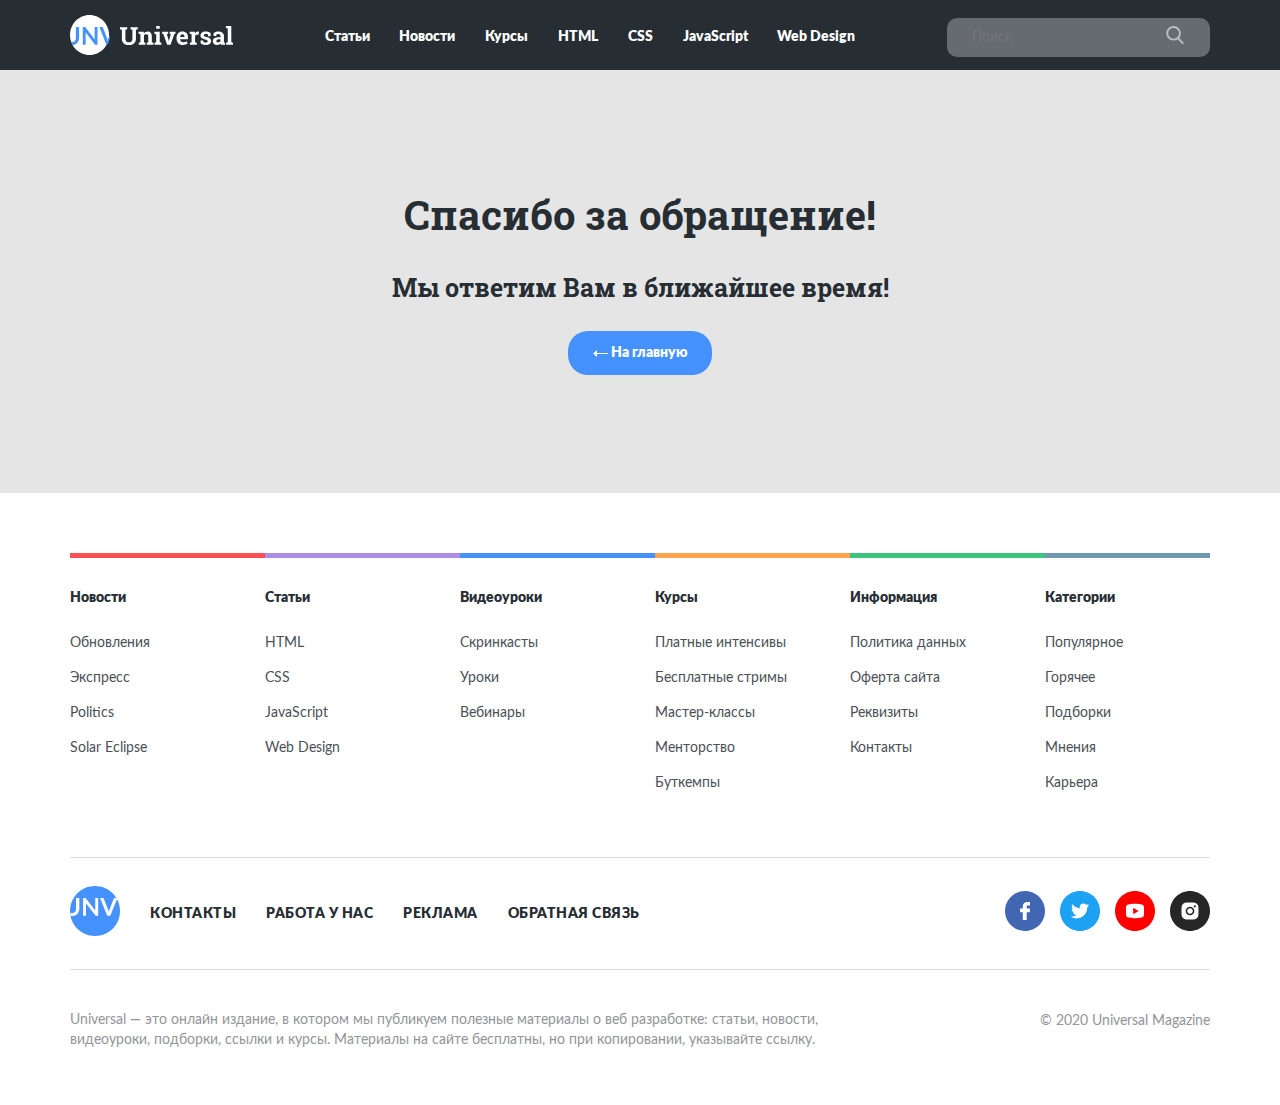
<file: thankyou.html>
<!DOCTYPE html>
<html lang="ru">

<head>
	<meta charset="UTF-8">
	<meta name="viewport" content="width=device-width, initial-scale=1.0">
	<title>Universal</title>
	<link rel="shortcut icon" href="favicon.ico" type="image/x-icon">
	<link rel="icon" href="favicon.ico" type="image/x-icon">
	<link rel="preload" href="fonts/Lato-Black.woff2" as="font" type="font/woff2" crossorigin="">
	<link rel="preload" href="fonts/Lato-Regular.woff2" as="font" type="font/woff2" crossorigin="">
	<link rel="preload" href="fonts/RobotoSlab-Bold.woff2" as="font" type="font/woff2" crossorigin="">
	<link rel="stylesheet" href="css/swiper-bundle.min.css">
	<link rel="stylesheet" href="css/style.css">
</head>

<body>
	<header class="header">
		<div class="container">
			<div class="header-wrapper">
				<a href="index.html" class="header__logo">
					<img class="logo" src="img/logo/logo.svg" alt="logo" />
				</a>
				<nav class="navbar">
					<ul class="navbar__list">
						<li class="navbar__item"><a href="#" class="navbar__link">Статьи</a></li>
						<li class="navbar__item"><a href="#" class="navbar__link">Новости</a></li>
						<li class="navbar__item"><a href="#" class="navbar__link">Курсы</a></li>
						<li class="navbar__item"><a href="#" class="navbar__link">HTML</a></li>
						<li class="navbar__item"><a href="#" class="navbar__link">CSS</a></li>
						<li class="navbar__item"><a href="#" class="navbar__link">JavaScript</a></li>
						<li class="navbar__item"><a href="#" class="navbar__link">Web Design</a></li>
					</ul>
				</nav>
				<!-- /.navbar -->
				<form class="header__form header__search-form" action="#">
					<input class="header__input" type="search" placeholder="Поиск">
					<button class="button header__button header__input-button">
						<img src="img/svg/icon/search.svg" alt="Icon: search">
					</button>
				</form>
			</div>
		</div>
		<!-- /.container -->
	</header>
	<!-- /.header -->

	<section class="thankyou">
		<div class="container">
			<h2 class="thankyou__title">Спасибо за обращение!</h2>
			<p class="thankyou__for">Мы ответим Вам в ближайшее время!</p>
			<a href="index.html" class="button thankyou__button">
				<img src="img/svg/button/arrow-prev.svg" alt="arrow" class="thankyou__button-image">
				<span class="thankyou__button-text">На главную</span>
			</a>
		</div>
	</section>
	<footer class="footer">
		<div class="container">
			<div class="footer__wrapper">

				<!-- <div class="footer__newsletter">
					<h2 class="footer__newsletter-title">Подпишитесь на нашу рассылку</h2>
					<form class="form footer__newsletter-form" action="send.php" method="POST">
						<div class="footer__newsletter-group">
							<input class="footer__newsletter-input" name="email" type="email" placeholder="Email" required>
						</div>
						<button class="button footer__newsletter-button" type="submit">Подписаться</button>
					</form>
				</div> -->
				<!-- /.footer__newsletter -->

				<div class="footer__info">
					<div class="footer__info-item footer__info-item--news">
						<span class="footer__info-title">Новости</span>
						<a href="#" class="footer__info-link">Обновления</a>
						<a href="#" class="footer__info-link">Экспресс</a>
						<a href="#" class="footer__info-link">Politics</a>
						<a href="#" class="footer__info-link">Solar Eclipse</a>
					</div>
					<div class="footer__info-item footer__info-item--articles">
						<span class="footer__info-title">Статьи</span>
						<a href="#" class="footer__info-link">HTML</a>
						<a href="#" class="footer__info-link">CSS</a>
						<a href="#" class="footer__info-link">JavaScript</a>
						<a href="#" class="footer__info-link">Web Design</a>
					</div>
					<div class="footer__info-item footer__info-item--videos">
						<span class="footer__info-title">Видеоуроки</span>
						<a href="#" class="footer__info-link">Скринкасты</a>
						<a href="#" class="footer__info-link">Уроки</a>
						<a href="#" class="footer__info-link">Вебинары</a>
					</div>
					<div class="footer__info-item footer__info-item--courses">
						<span class="footer__info-title">Курсы</span>
						<a href="#" class="footer__info-link">Платные интенсивы</a>
						<a href="#" class="footer__info-link">Бесплатные стримы</a>
						<a href="#" class="footer__info-link">Мастер-классы</a>
						<a href="#" class="footer__info-link">Менторство</a>
						<a href="#" class="footer__info-link">Буткемпы</a>
					</div>
					<div class="footer__info-item footer__info-item--information">
						<span class="footer__info-title">Информация</span>
						<a href="#" class="footer__info-link">Политика данных</a>
						<a href="#" class="footer__info-link">Оферта сайта</a>
						<a href="#" class="footer__info-link">Реквизиты</a>
						<a href="#" class="footer__info-link">Контакты</a>
					</div>
					<div class="footer__info-item footer__info-item--categiories">
						<span class="footer__info-title">Категории</span>
						<a href="#" class="footer__info-link">Популярное</a>
						<a href="#" class="footer__info-link">Горячее</a>
						<a href="#" class="footer__info-link">Подборки</a>
						<a href="#" class="footer__info-link">Мнения</a>
						<a href="#" class="footer__info-link">Карьера</a>
					</div>
				</div>
				<!-- /.footer__info -->
				<div class="footer__contacts">
					<div class="footer__contacts-about">
						<a href="#"><img class="footer__logo" src="img/logo/footer-logo.svg" alt="Logo"></a>
						<a href="#" class="footer__contacts-link">Контакты</a>
						<a href="#" class="footer__contacts-link">Работа у нас</a>
						<a href="#" class="footer__contacts-link">Реклама</a>
						<a href="#" class="footer__contacts-link">Обратная связь</a>
					</div>
					<div class="footer__contacts-social">
						<a href="https://www.facebook.com" class="footer__social-link" target="_blank">
							<img src="img/svg/social/footer-facebook.svg" alt="facebook" class="footer__social-icon">
						</a>
						<a href="https://twitter.com" class="footer__social-link" target="_blank">
							<img src="img/svg/social/footer-twitter.svg" alt="twitter" class="footer__social-icon">
						</a>
						<a href="https://www.youtube.com" class="footer__social-link" target="_blank">
							<img src="img/svg/social/footer-youtube.svg" alt="youtube" class="footer__social-icon">
						</a>
						<a href="https://www.instagram.com" class="footer__social-link" target="_blank">
							<img src="img/svg/social/footer-instagram.svg" alt="instagram" class="footer__social-icon">
						</a>
					</div>
				</div>
				<!-- /.footer__contacts -->
				<div class="footer__copyright">
					<p class="footer__copyright-all">Universal — это онлайн издание, в котором мы публикуем полезные материалы о
						веб разработке: статьи, новости, видеоуроки, подборки, ссылки и курсы. Материалы на сайте бесплатны, но при
						копировании, указывайте ссылку.</p>
					<span class="footer__copyright-tag">© 2020 Universal Magazine</span>
				</div>
				<!-- /.footer__copyright -->
			</div>
			<!-- /.footer__wrapper -->
		</div>
		<!-- /.container -->
	</footer>
	<!-- /.footer -->

	<script src="https://code.jquery.com/jquery-3.5.1.min.js"
		integrity="sha256-9/aliU8dGd2tb6OSsuzixeV4y/faTqgFtohetphbbj0=" crossorigin="anonymous"></script>
	<script src="js/jquery.validate.min.js"></script>
	<script src="js/swiper-bundle.min.js"></script>
	<script src="js/main.js"></script>
</body>

</html>
</file>
